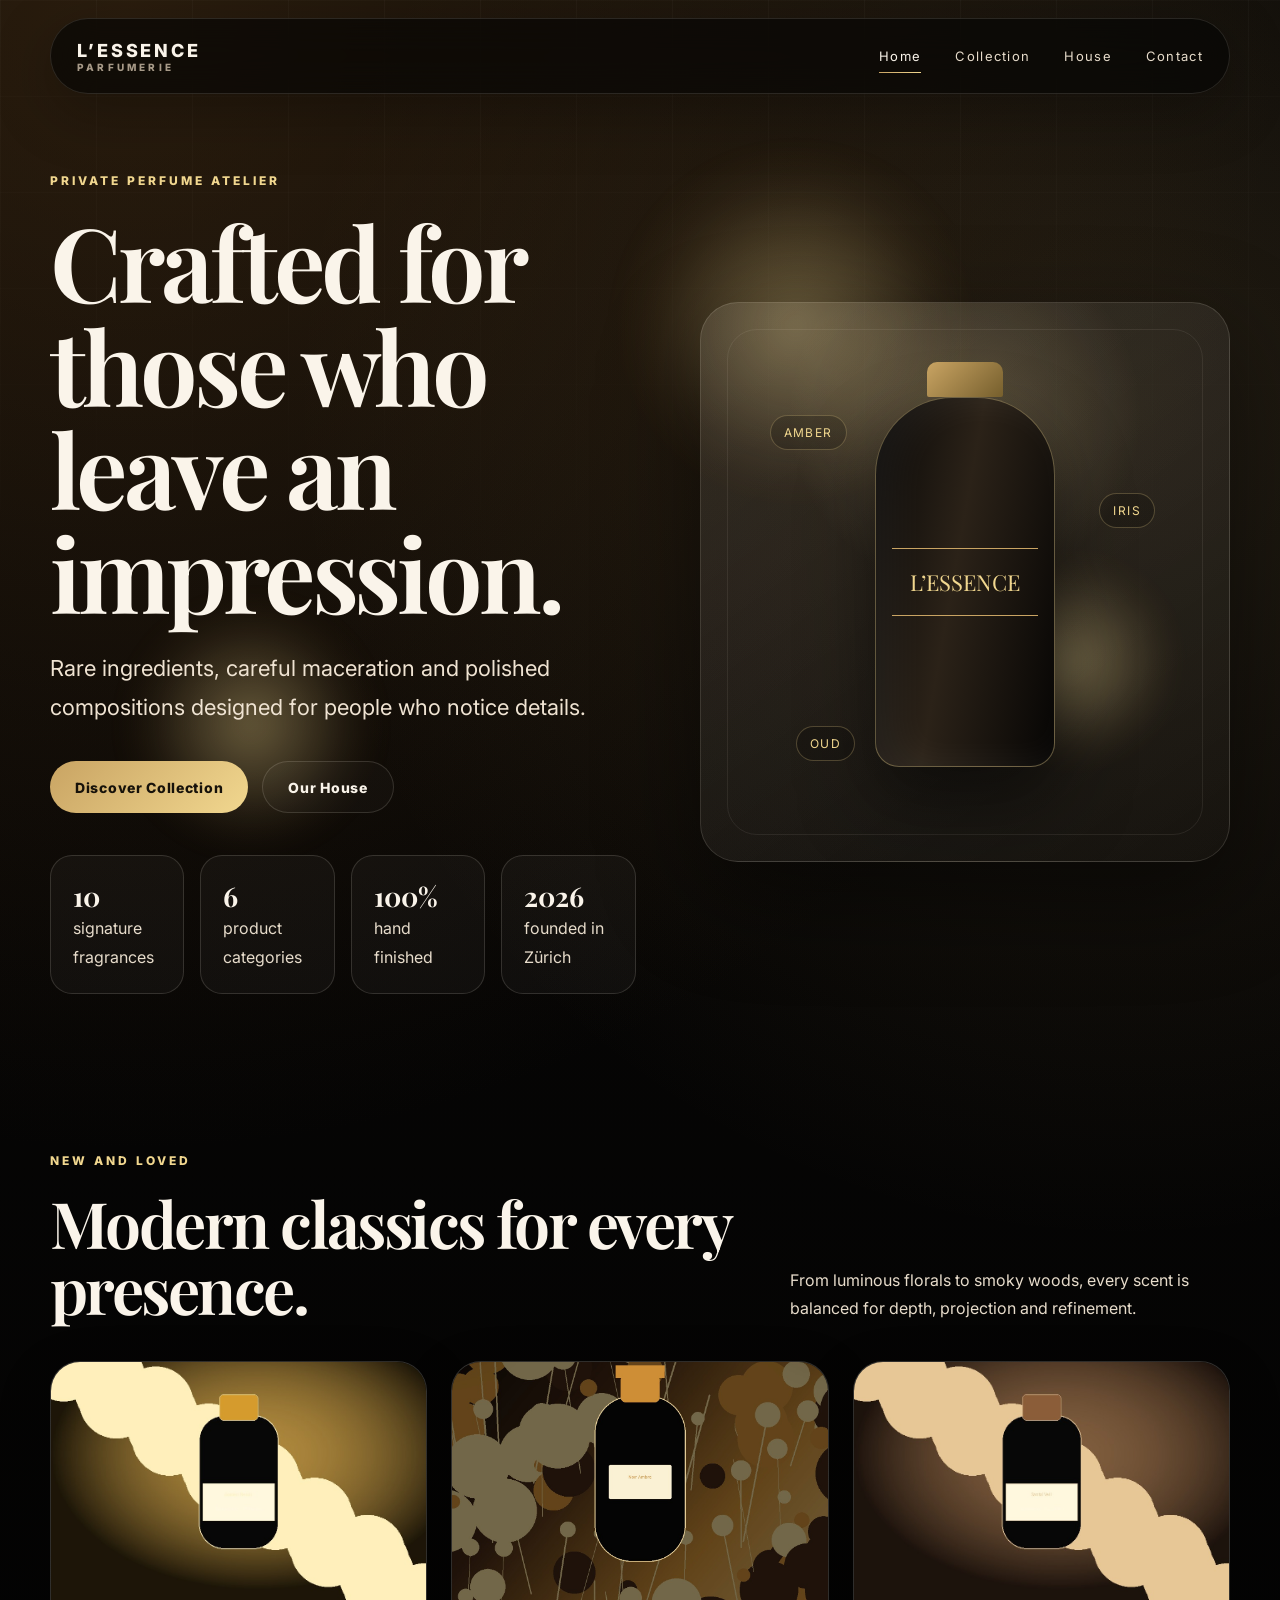
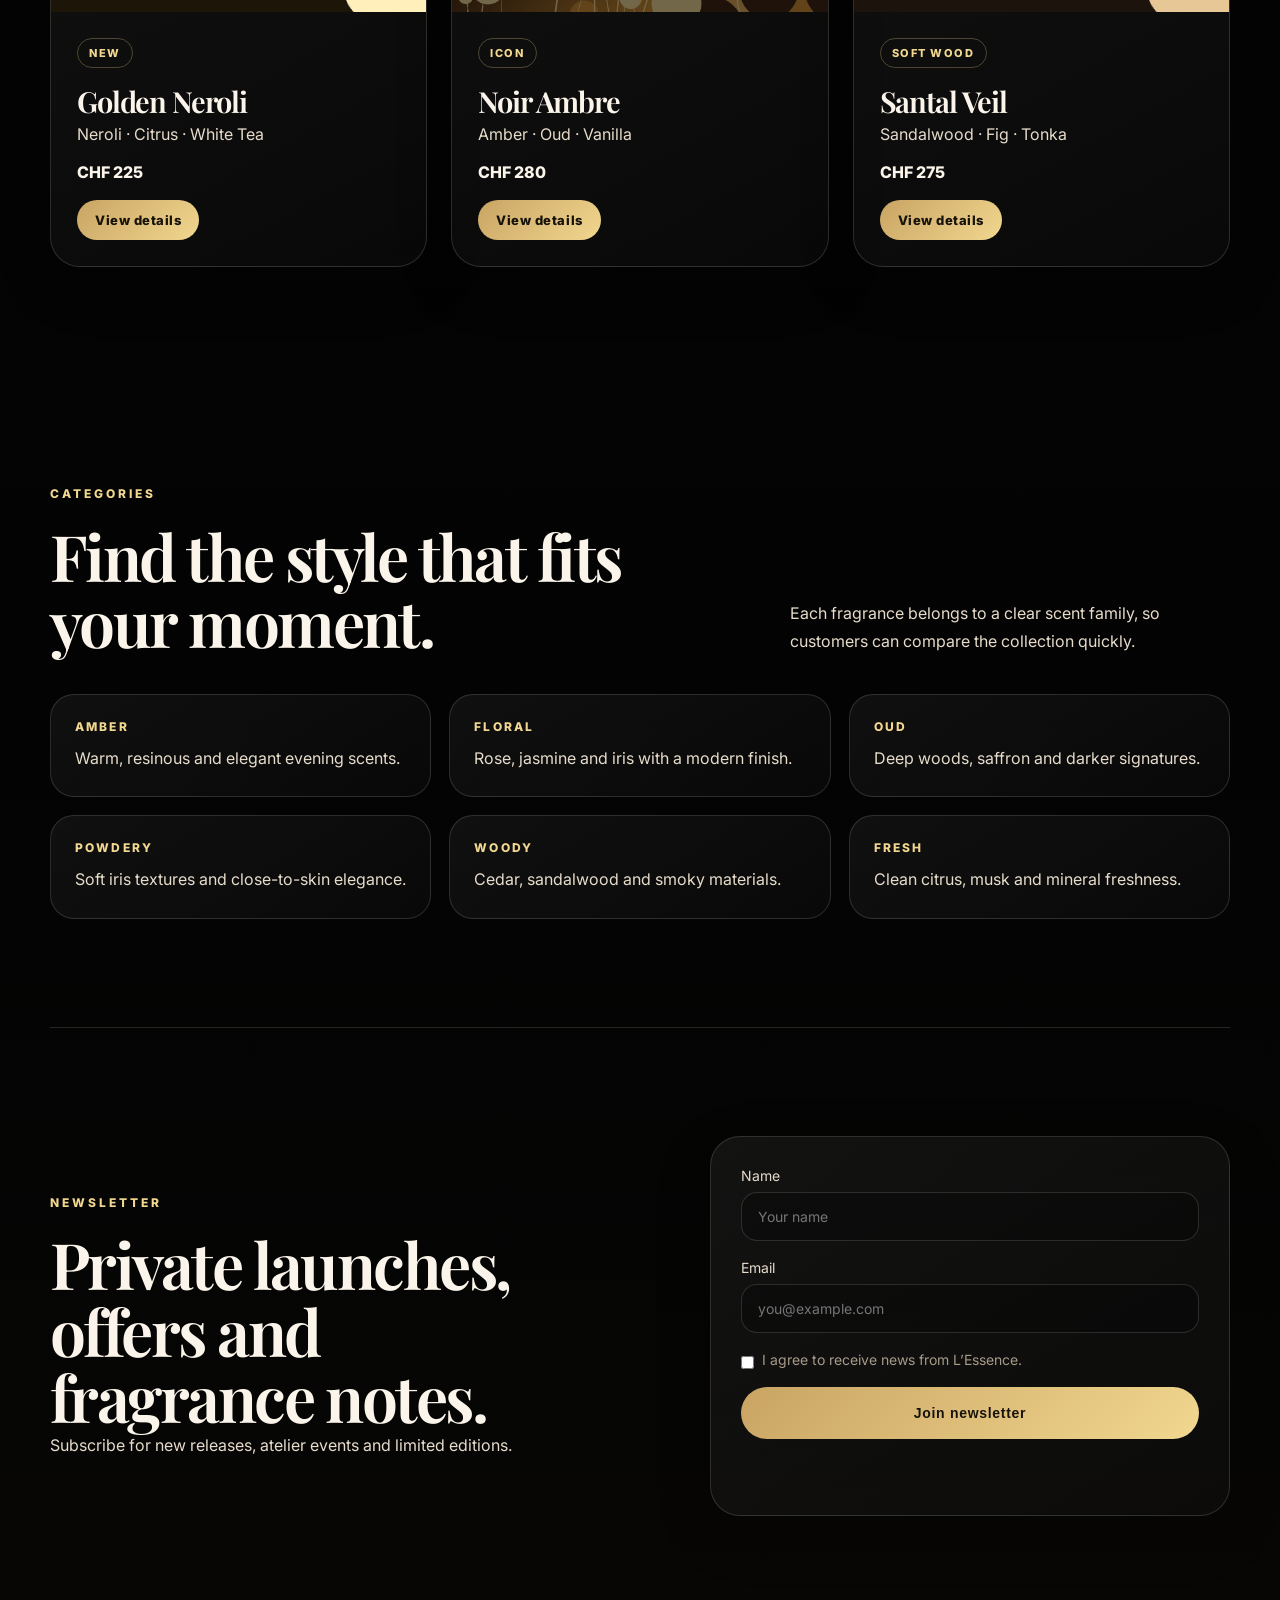
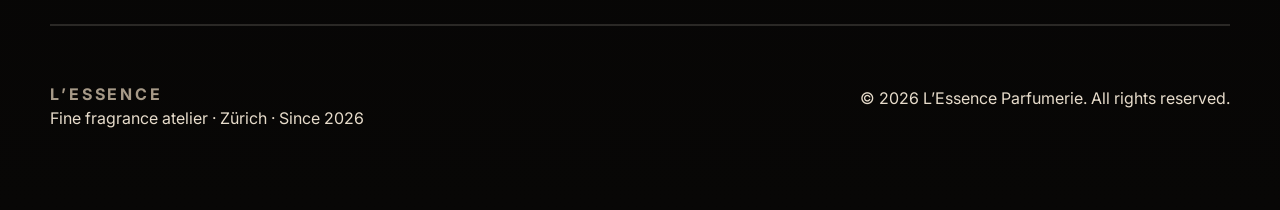
<file: index.html>
<!DOCTYPE html>
<html lang="en">
<head>
  <meta charset="UTF-8">
  <meta name="viewport" content="width=device-width, initial-scale=1.0">
  <meta name="description" content="A refined luxury perfume website for L’Essence Parfumerie.">
  <title>L’Essence Parfumerie | Luxury Fragrances</title>
  <link rel="preconnect" href="https://fonts.googleapis.com">
  <link rel="preconnect" href="https://fonts.gstatic.com" crossorigin>
  <link href="https://fonts.googleapis.com/css2?family=Inter:wght@300;400;500;600;700;800&family=Playfair+Display:wght@500;600;700;800&display=swap" rel="stylesheet">
  <link rel="stylesheet" href="css/styles.css">
</head>
<body>
<div class="lux-loader" aria-hidden="true"><div><strong>L’ESSENCE</strong><span>Crafting Emotion</span></div></div>
<div class="cursor-dot" aria-hidden="true"></div>
<header class="site-header" data-header>
  <a class="brand" href="index.html" aria-label="L’Essence Startseite"><span>L’ESSENCE</span><small>Parfumerie</small></a>
  <button class="nav-toggle" type="button" aria-label="Menü öffnen" aria-expanded="false"><span></span><span></span></button>
  <nav class="nav" aria-label="Hauptnavigation">
    <a href="index.html" aria-current="page">Home</a>
    <a href="collection.html" >Collection</a>
    <a href="about.html" >House</a>
    <a href="contact.html" >Contact</a>
  </nav>
</header>
<main>
<section class="hero cinematic">
  <div class="liquid-bg" aria-hidden="true"><i></i><i></i><i></i></div>
  <div class="hero__content reveal">
    <p class="eyebrow">Private perfume atelier</p>
    <h1>Crafted for those who leave an impression.</h1>
    <p class="lead">Rare ingredients, careful maceration and polished compositions designed for people who notice details.</p>
    <div class="actions"><a class="btn btn--gold" href="collection.html">Discover Collection</a><a class="btn btn--ghost" href="about.html">Our House</a></div>
    <div class="stats">
      <div class="stat"><strong data-count="10">10</strong><p>signature fragrances</p></div>
      <div class="stat"><strong data-count="6">6</strong><p>product categories</p></div>
      <div class="stat"><strong data-count="100">100%</strong><p>hand finished</p></div>
      <div class="stat"><strong>2026</strong><p>founded in Zürich</p></div>
    </div>
  </div>
  <div class="hero__bottle reveal" aria-hidden="true"><div class="bottle"><span>L’ESSENCE</span></div><div class="floating-note n1">Amber</div><div class="floating-note n2">Iris</div><div class="floating-note n3">Oud</div></div>
</section>
<section class="section reveal">
  <p class="eyebrow">New and loved</p>
  <div class="section-heading"><h2>Modern classics for every presence.</h2><p>From luminous florals to smoky woods, every scent is balanced for depth, projection and refinement.</p></div>
  <div class="grid cards-3"><article class="card product-card reveal" data-category="fresh">
  <a class="product-image-link" href="product-golden-neroli.html">
    <img src="images/golden-neroli.jpg" alt="Golden Neroli perfume bottle and visual artwork">
    <span class="quick-view">Explore</span>
  </a>
  <div class="product-body">
    <span class="tag">New</span>
    <div><h3>Golden Neroli</h3><p>Neroli · Citrus · White Tea</p><div class="price">CHF 225</div></div>
    <a class="btn-detail" href="product-golden-neroli.html">View details</a>
  </div>
</article>
<article class="card product-card reveal" data-category="amber">
  <a class="product-image-link" href="product-noir-ambre.html">
    <img src="images/noir-ambre.jpg" alt="Noir Ambre perfume bottle and visual artwork">
    <span class="quick-view">Explore</span>
  </a>
  <div class="product-body">
    <span class="tag">Icon</span>
    <div><h3>Noir Ambre</h3><p>Amber · Oud · Vanilla</p><div class="price">CHF 280</div></div>
    <a class="btn-detail" href="product-noir-ambre.html">View details</a>
  </div>
</article>
<article class="card product-card reveal" data-category="woody">
  <a class="product-image-link" href="product-santal-veil.html">
    <img src="images/santal-veil.jpg" alt="Santal Veil perfume bottle and visual artwork">
    <span class="quick-view">Explore</span>
  </a>
  <div class="product-body">
    <span class="tag">Soft Wood</span>
    <div><h3>Santal Veil</h3><p>Sandalwood · Fig · Tonka</p><div class="price">CHF 275</div></div>
    <a class="btn-detail" href="product-santal-veil.html">View details</a>
  </div>
</article></div>
</section>
<section class="section reveal">
  <p class="eyebrow">Categories</p>
  <div class="section-heading"><h2>Find the style that fits your moment.</h2><p>Each fragrance belongs to a clear scent family, so customers can compare the collection quickly.</p></div>
  <div class="category-grid"><a class="category-card" href="collection.html#amber" data-filter-link="amber">
  <span>Amber</span><p>Warm, resinous and elegant evening scents.</p>
</a>
<a class="category-card" href="collection.html#floral" data-filter-link="floral">
  <span>Floral</span><p>Rose, jasmine and iris with a modern finish.</p>
</a>
<a class="category-card" href="collection.html#oud" data-filter-link="oud">
  <span>Oud</span><p>Deep woods, saffron and darker signatures.</p>
</a>
<a class="category-card" href="collection.html#powdery" data-filter-link="powdery">
  <span>Powdery</span><p>Soft iris textures and close-to-skin elegance.</p>
</a>
<a class="category-card" href="collection.html#woody" data-filter-link="woody">
  <span>Woody</span><p>Cedar, sandalwood and smoky materials.</p>
</a>
<a class="category-card" href="collection.html#fresh" data-filter-link="fresh">
  <span>Fresh</span><p>Clean citrus, musk and mineral freshness.</p>
</a></div>
</section>
<section class="section split newsletter-section reveal">
  <div><p class="eyebrow">Newsletter</p><h2>Private launches, offers and fragrance notes.</h2><p>Subscribe for new releases, atelier events and limited editions.</p></div>
  <form class="card form newsletter-form" data-form-message="Thank you. You are now on the L’Essence newsletter list.">
    <label>Name<input type="text" name="name" placeholder="Your name" required></label>
    <label>Email<input type="email" name="email" placeholder="you@example.com" required></label>
    <label class="checkbox-row"><input type="checkbox" required> I agree to receive news from L’Essence.</label>
    <button class="btn btn--gold" type="submit">Join newsletter</button>
    <p class="form-status" aria-live="polite"></p>
  </form>
</section>
</main><footer class="footer">
  <div><strong>L’ESSENCE</strong><p>Fine fragrance atelier · Zürich · Since 2026</p></div>
  <p>© 2026 L’Essence Parfumerie. All rights reserved.</p>
</footer>
<script src="js/main.js"></script>
</body>
</html>
</file>
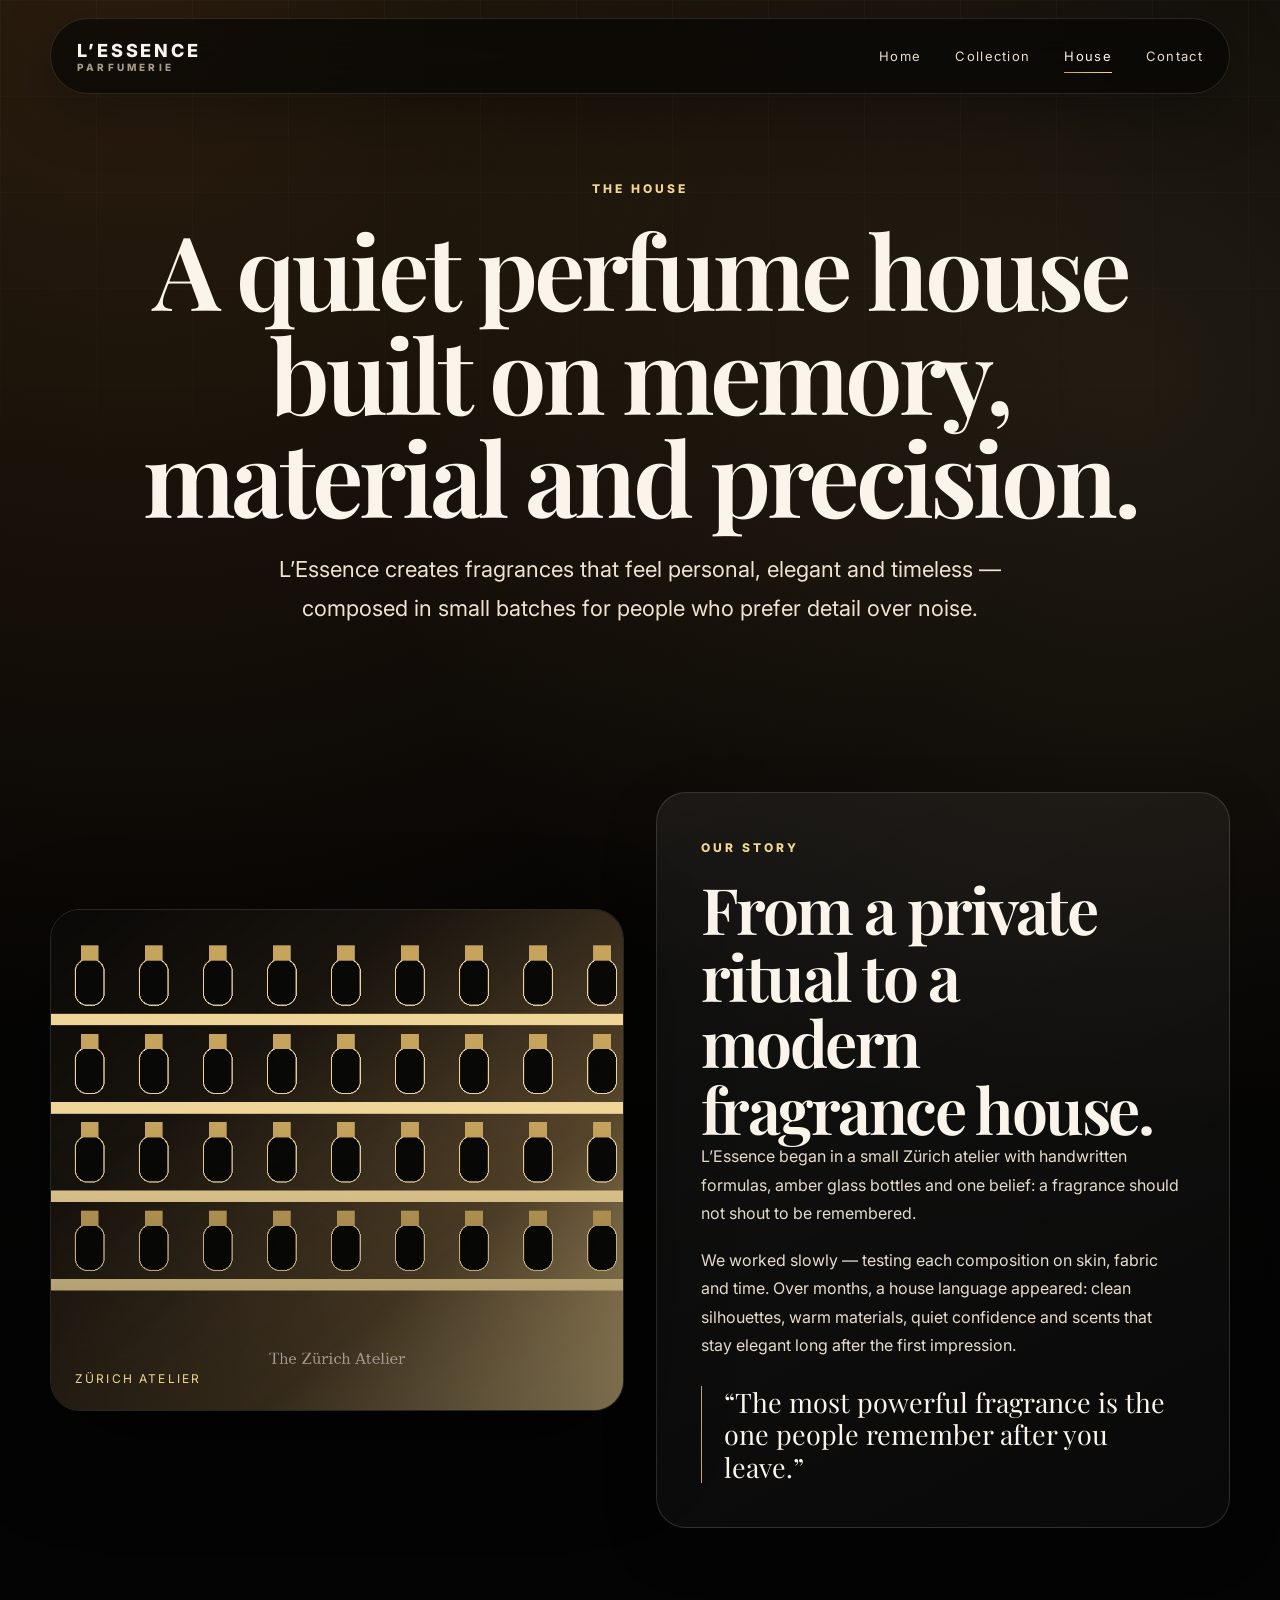
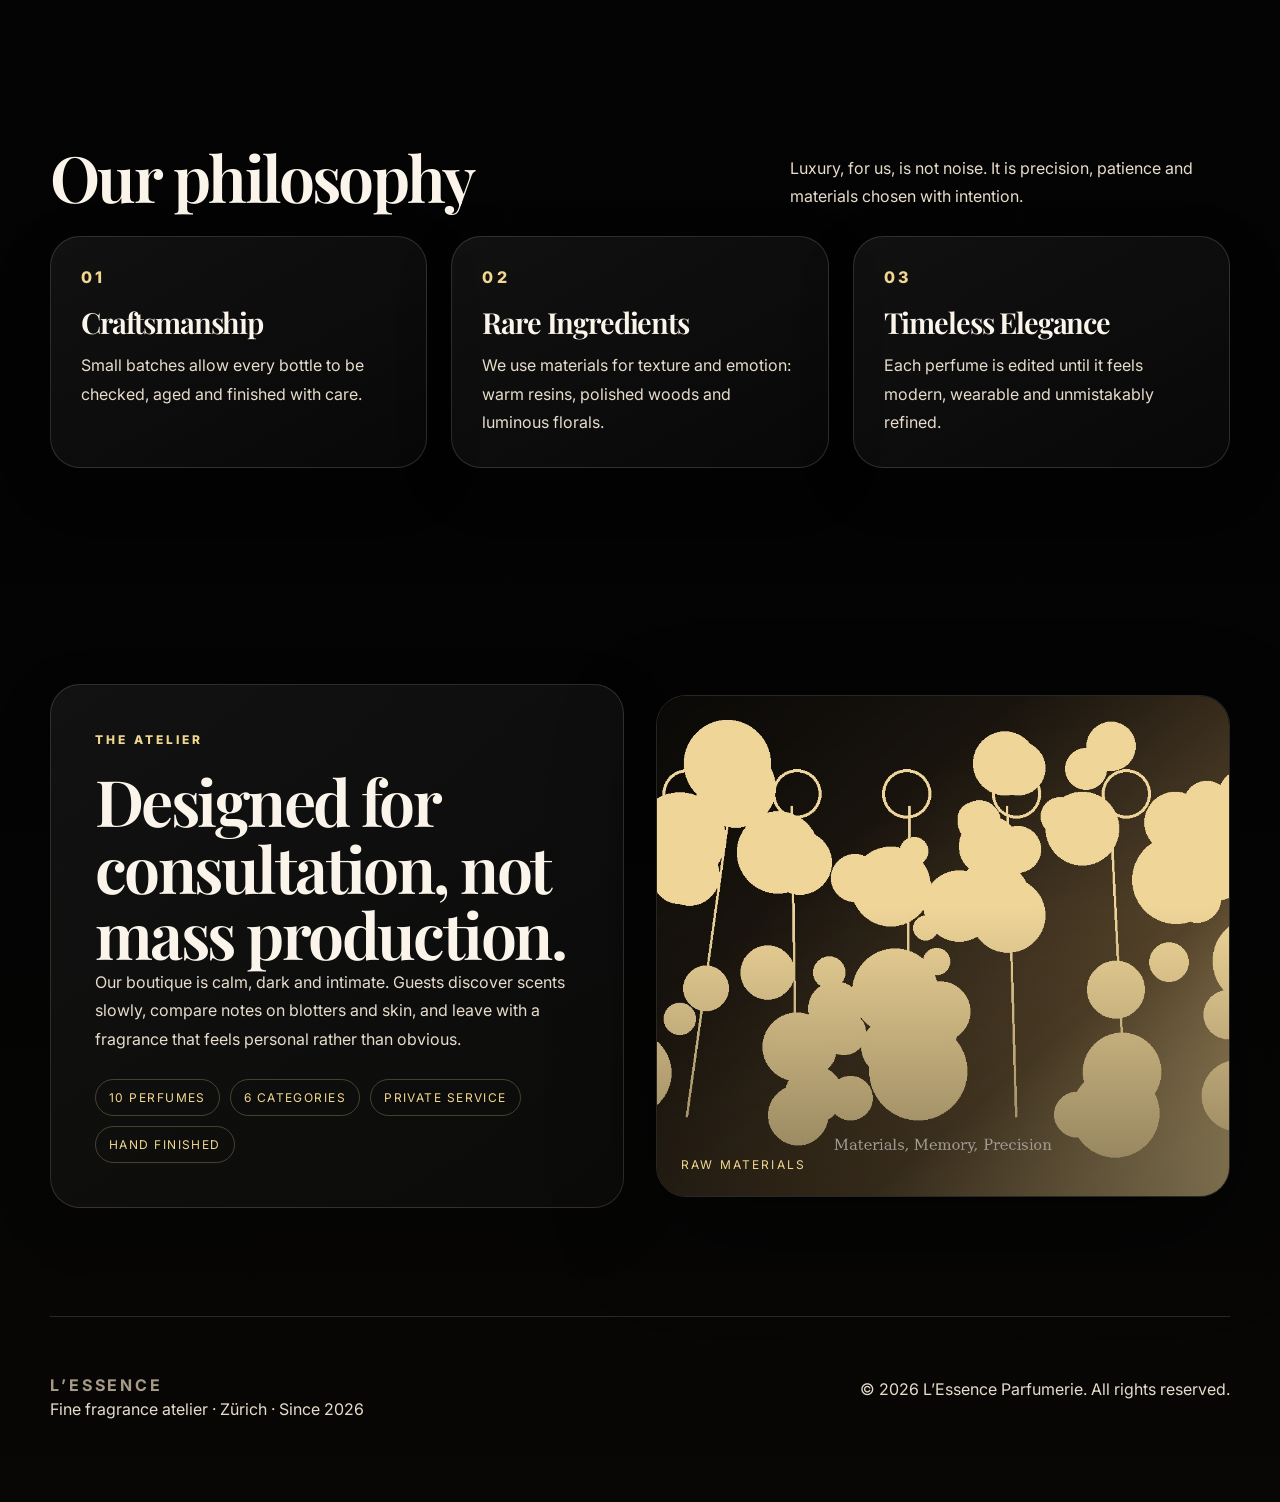
<file: about.html>
<!DOCTYPE html>
<html lang="en">
<head>
  <meta charset="UTF-8">
  <meta name="viewport" content="width=device-width, initial-scale=1.0">
  <meta name="description" content="Learn about the L’Essence perfume house.">
  <title>The House | L’Essence Parfumerie</title>
  <link rel="preconnect" href="https://fonts.googleapis.com">
  <link rel="preconnect" href="https://fonts.gstatic.com" crossorigin>
  <link href="https://fonts.googleapis.com/css2?family=Inter:wght@300;400;500;600;700;800&family=Playfair+Display:wght@500;600;700;800&display=swap" rel="stylesheet">
  <link rel="stylesheet" href="css/styles.css">
</head>
<body>
<div class="lux-loader" aria-hidden="true"><div><strong>L’ESSENCE</strong><span>Crafting Emotion</span></div></div>
<div class="cursor-dot" aria-hidden="true"></div>
<header class="site-header" data-header>
  <a class="brand" href="index.html" aria-label="L’Essence Startseite"><span>L’ESSENCE</span><small>Parfumerie</small></a>
  <button class="nav-toggle" type="button" aria-label="Menü öffnen" aria-expanded="false"><span></span><span></span></button>
  <nav class="nav" aria-label="Hauptnavigation">
    <a href="index.html" >Home</a>
    <a href="collection.html" >Collection</a>
    <a href="about.html" aria-current="page">House</a>
    <a href="contact.html" >Contact</a>
  </nav>
</header>
<main class="page">
<section class="section page-hero centered reveal"><p class="eyebrow">The House</p><h1>A quiet perfume house built on memory, material and precision.</h1><p class="lead">L’Essence creates fragrances that feel personal, elegant and timeless — composed in small batches for people who prefer detail over noise.</p></section>
<section class="section editorial reveal"><div class="editorial-media"><img src="images/atelier.jpg" alt="Elegant L’Essence boutique interior"><div class="image-label">Zürich Atelier</div></div><div class="editorial-copy"><p class="eyebrow">Our story</p><h2>From a private ritual to a modern fragrance house.</h2><p>L’Essence began in a small Zürich atelier with handwritten formulas, amber glass bottles and one belief: a fragrance should not shout to be remembered.</p><p>We worked slowly — testing each composition on skin, fabric and time. Over months, a house language appeared: clean silhouettes, warm materials, quiet confidence and scents that stay elegant long after the first impression.</p><blockquote>“The most powerful fragrance is the one people remember after you leave.”</blockquote></div></section>
<section class="section values reveal"><div class="section-heading"><h2>Our philosophy</h2><p>Luxury, for us, is not noise. It is precision, patience and materials chosen with intention.</p></div><div class="grid cards-3"><article class="card value-card"><span>01</span><h3>Craftsmanship</h3><p>Small batches allow every bottle to be checked, aged and finished with care.</p></article><article class="card value-card"><span>02</span><h3>Rare Ingredients</h3><p>We use materials for texture and emotion: warm resins, polished woods and luminous florals.</p></article><article class="card value-card"><span>03</span><h3>Timeless Elegance</h3><p>Each perfume is edited until it feels modern, wearable and unmistakably refined.</p></article></div></section>
<section class="section editorial editorial--reverse reveal"><div class="editorial-copy"><p class="eyebrow">The atelier</p><h2>Designed for consultation, not mass production.</h2><p>Our boutique is calm, dark and intimate. Guests discover scents slowly, compare notes on blotters and skin, and leave with a fragrance that feels personal rather than obvious.</p><div class="signature-row"><span>10 perfumes</span><span>6 categories</span><span>Private service</span><span>Hand finished</span></div></div><div class="editorial-media"><img src="images/materials.jpg" alt="Perfume ingredients and golden botanical textures"><div class="image-label">Raw Materials</div></div></section>
</main><footer class="footer">
  <div><strong>L’ESSENCE</strong><p>Fine fragrance atelier · Zürich · Since 2026</p></div>
  <p>© 2026 L’Essence Parfumerie. All rights reserved.</p>
</footer>
<script src="js/main.js"></script>
</body>
</html>
</file>
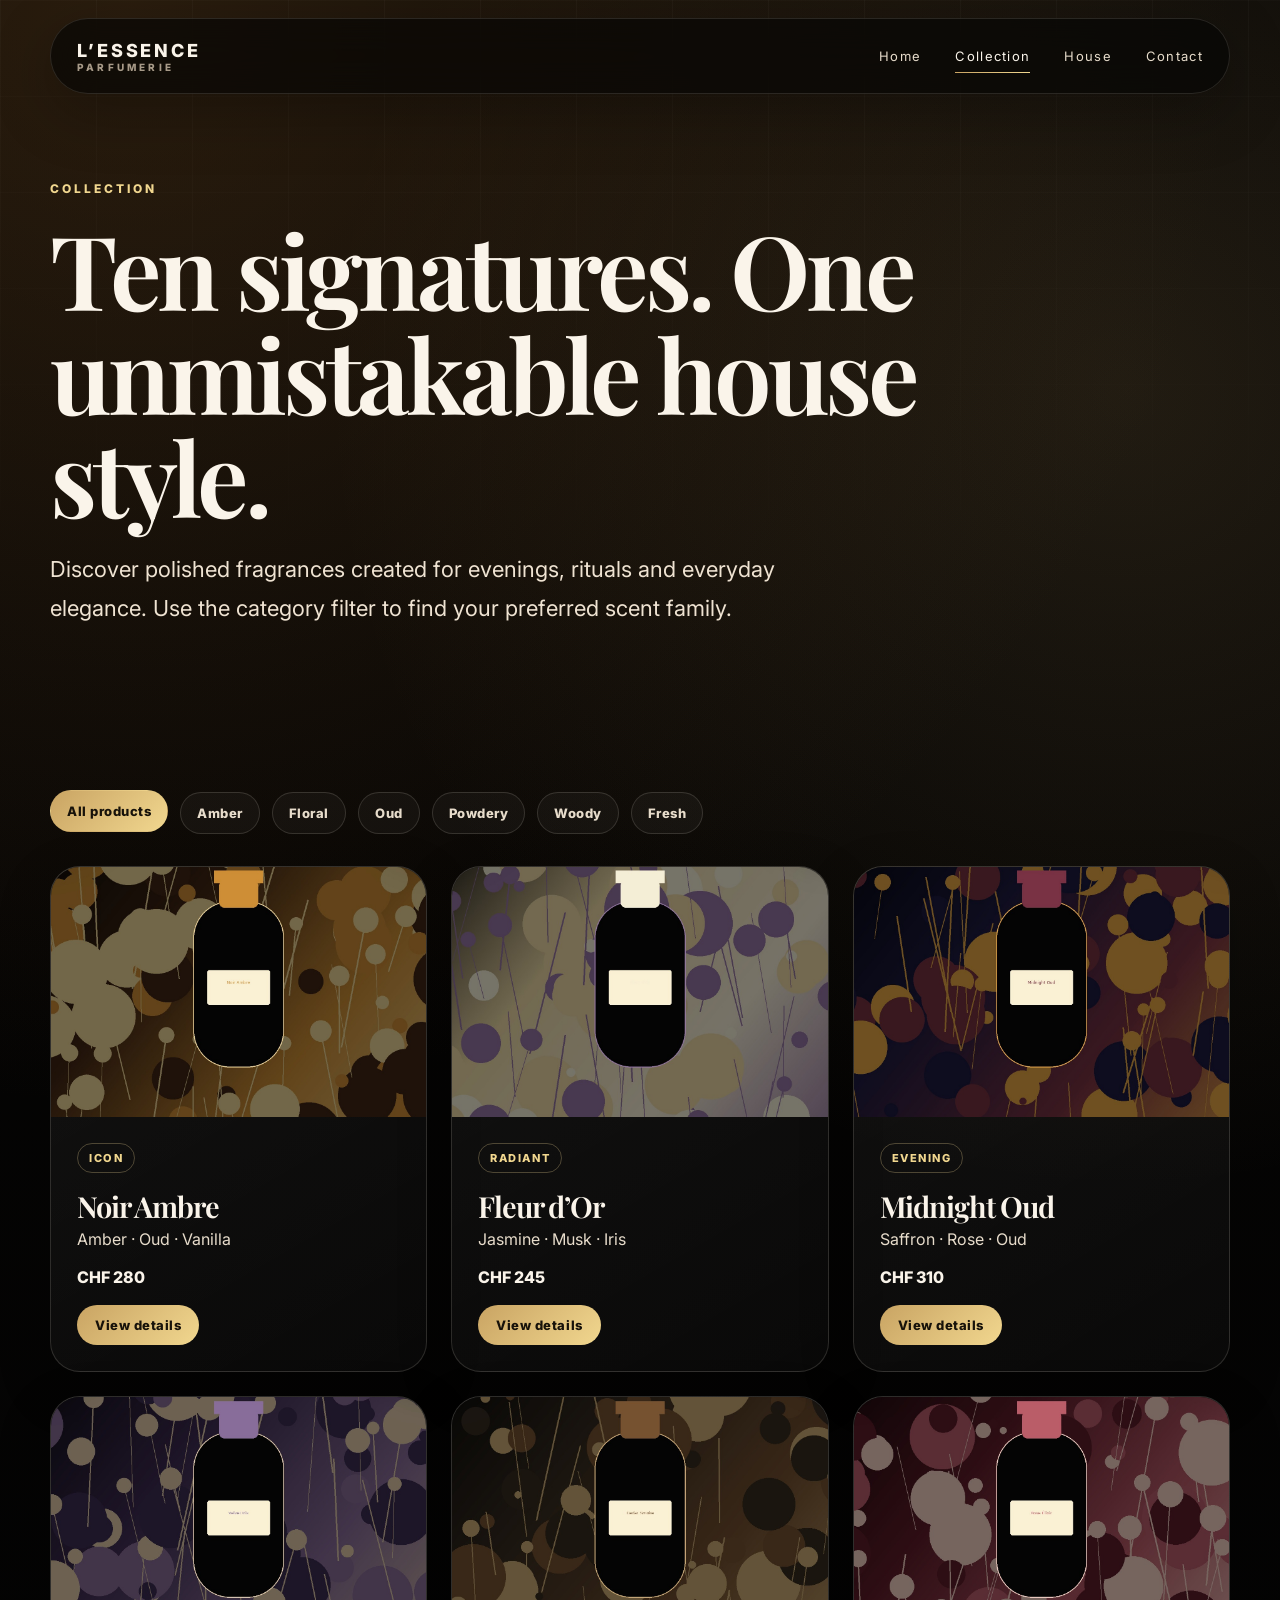
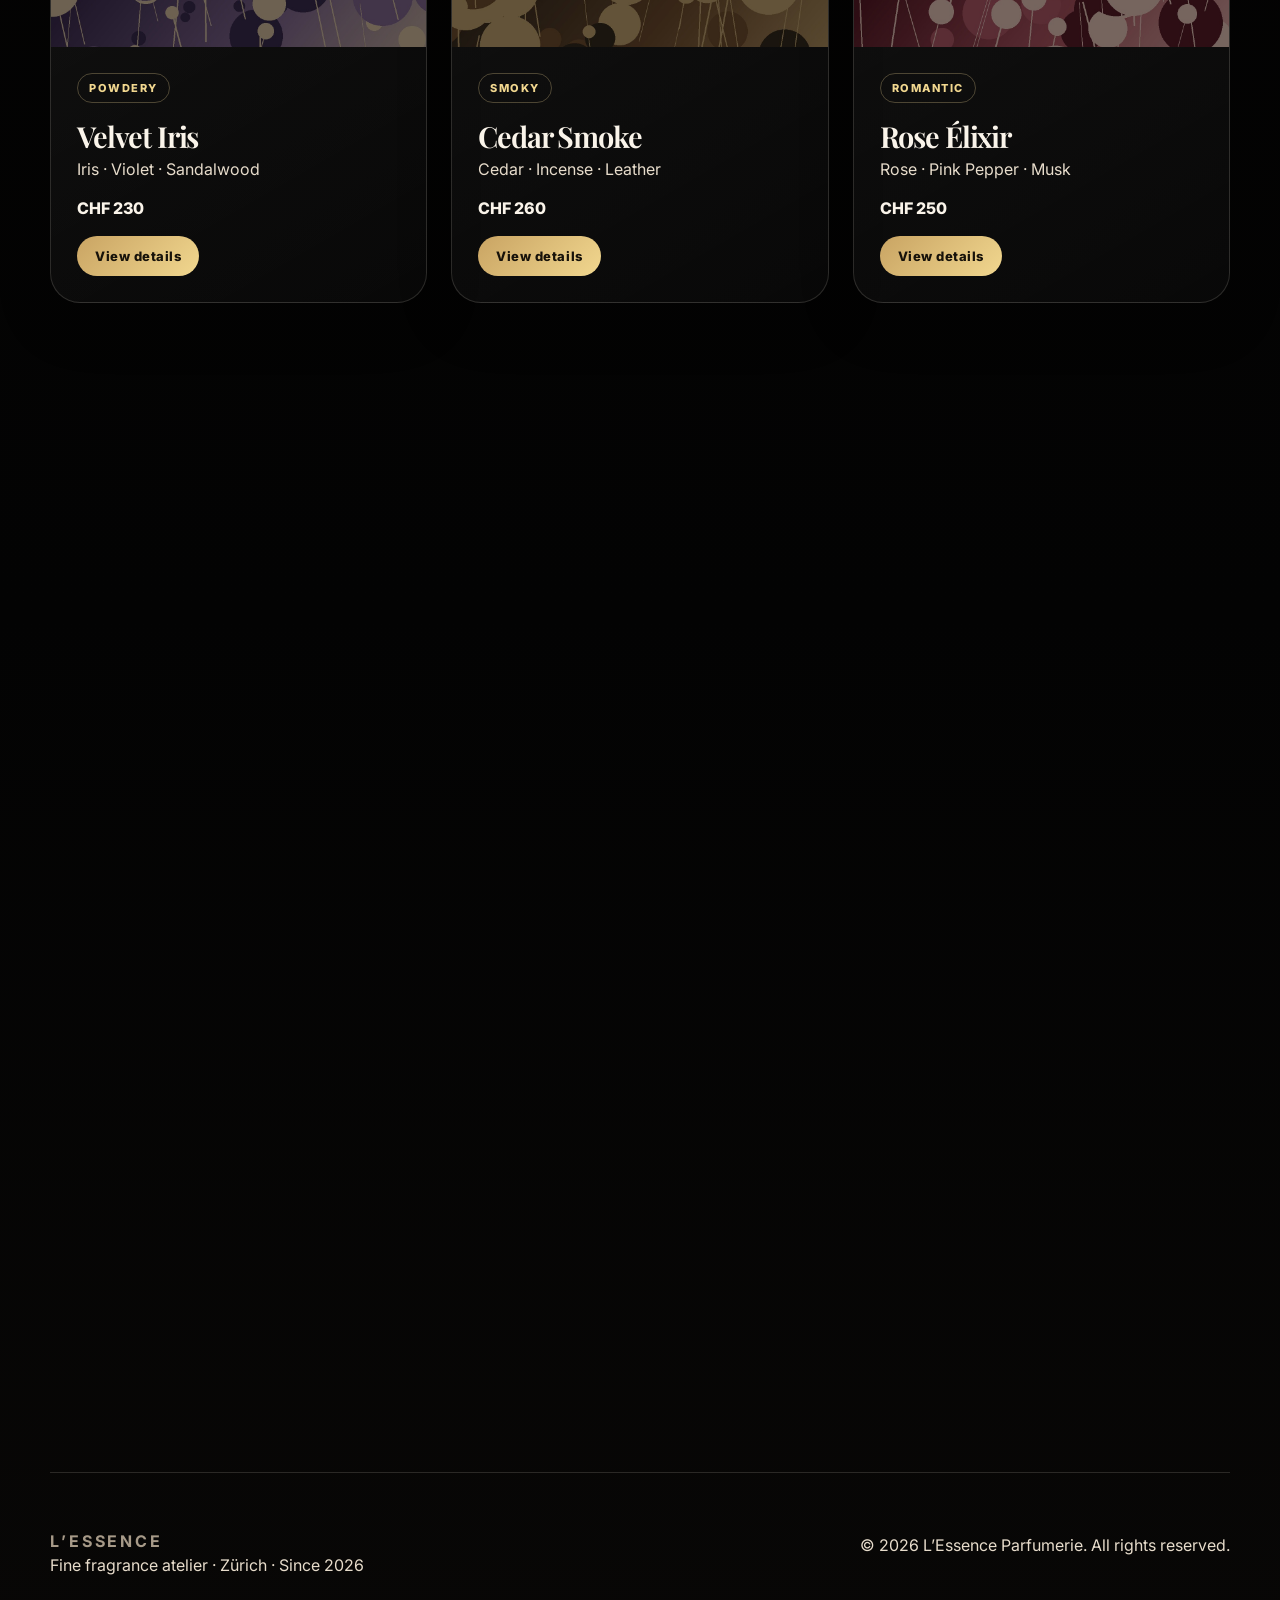
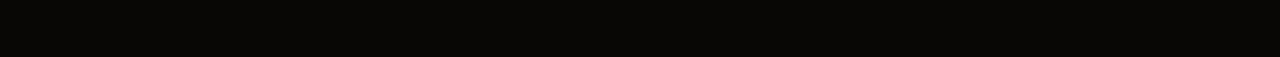
<file: collection.html>
<!DOCTYPE html>
<html lang="en">
<head>
  <meta charset="UTF-8">
  <meta name="viewport" content="width=device-width, initial-scale=1.0">
  <meta name="description" content="Explore the L’Essence luxury perfume collection.">
  <title>Products | L’Essence Parfumerie</title>
  <link rel="preconnect" href="https://fonts.googleapis.com">
  <link rel="preconnect" href="https://fonts.gstatic.com" crossorigin>
  <link href="https://fonts.googleapis.com/css2?family=Inter:wght@300;400;500;600;700;800&family=Playfair+Display:wght@500;600;700;800&display=swap" rel="stylesheet">
  <link rel="stylesheet" href="css/styles.css">
</head>
<body>
<div class="lux-loader" aria-hidden="true"><div><strong>L’ESSENCE</strong><span>Crafting Emotion</span></div></div>
<div class="cursor-dot" aria-hidden="true"></div>
<header class="site-header" data-header>
  <a class="brand" href="index.html" aria-label="L’Essence Startseite"><span>L’ESSENCE</span><small>Parfumerie</small></a>
  <button class="nav-toggle" type="button" aria-label="Menü öffnen" aria-expanded="false"><span></span><span></span></button>
  <nav class="nav" aria-label="Hauptnavigation">
    <a href="index.html" >Home</a>
    <a href="collection.html" aria-current="page">Collection</a>
    <a href="about.html" >House</a>
    <a href="contact.html" >Contact</a>
  </nav>
</header>
<main class="page">
<section class="section page-hero reveal">
  <p class="eyebrow">Collection</p>
  <h1>Ten signatures. One unmistakable house style.</h1>
  <p class="lead">Discover polished fragrances created for evenings, rituals and everyday elegance. Use the category filter to find your preferred scent family.</p>
</section>
<section class="section collection-stage">
  <div class="filter-bar reveal" aria-label="Product category filter"><button class="filter-chip is-active" type="button" data-filter="all">All products</button><button class="filter-chip" type="button" data-filter="amber">Amber</button>
<button class="filter-chip" type="button" data-filter="floral">Floral</button>
<button class="filter-chip" type="button" data-filter="oud">Oud</button>
<button class="filter-chip" type="button" data-filter="powdery">Powdery</button>
<button class="filter-chip" type="button" data-filter="woody">Woody</button>
<button class="filter-chip" type="button" data-filter="fresh">Fresh</button></div>
  <div class="grid cards-3 product-grid" data-product-grid><article class="card product-card reveal" data-category="amber">
  <a class="product-image-link" href="product-noir-ambre.html">
    <img src="images/noir-ambre.jpg" alt="Noir Ambre perfume bottle and visual artwork">
    <span class="quick-view">Explore</span>
  </a>
  <div class="product-body">
    <span class="tag">Icon</span>
    <div><h3>Noir Ambre</h3><p>Amber · Oud · Vanilla</p><div class="price">CHF 280</div></div>
    <a class="btn-detail" href="product-noir-ambre.html">View details</a>
  </div>
</article>
<article class="card product-card reveal" data-category="floral">
  <a class="product-image-link" href="product-fleur-dor.html">
    <img src="images/fleur-dor.jpg" alt="Fleur d’Or perfume bottle and visual artwork">
    <span class="quick-view">Explore</span>
  </a>
  <div class="product-body">
    <span class="tag">Radiant</span>
    <div><h3>Fleur d’Or</h3><p>Jasmine · Musk · Iris</p><div class="price">CHF 245</div></div>
    <a class="btn-detail" href="product-fleur-dor.html">View details</a>
  </div>
</article>
<article class="card product-card reveal" data-category="oud">
  <a class="product-image-link" href="product-midnight-oud.html">
    <img src="images/midnight-oud.jpg" alt="Midnight Oud perfume bottle and visual artwork">
    <span class="quick-view">Explore</span>
  </a>
  <div class="product-body">
    <span class="tag">Evening</span>
    <div><h3>Midnight Oud</h3><p>Saffron · Rose · Oud</p><div class="price">CHF 310</div></div>
    <a class="btn-detail" href="product-midnight-oud.html">View details</a>
  </div>
</article>
<article class="card product-card reveal" data-category="powdery">
  <a class="product-image-link" href="product-velvet-iris.html">
    <img src="images/velvet-iris.jpg" alt="Velvet Iris perfume bottle and visual artwork">
    <span class="quick-view">Explore</span>
  </a>
  <div class="product-body">
    <span class="tag">Powdery</span>
    <div><h3>Velvet Iris</h3><p>Iris · Violet · Sandalwood</p><div class="price">CHF 230</div></div>
    <a class="btn-detail" href="product-velvet-iris.html">View details</a>
  </div>
</article>
<article class="card product-card reveal" data-category="woody">
  <a class="product-image-link" href="product-cedar-smoke.html">
    <img src="images/cedar-smoke.jpg" alt="Cedar Smoke perfume bottle and visual artwork">
    <span class="quick-view">Explore</span>
  </a>
  <div class="product-body">
    <span class="tag">Smoky</span>
    <div><h3>Cedar Smoke</h3><p>Cedar · Incense · Leather</p><div class="price">CHF 260</div></div>
    <a class="btn-detail" href="product-cedar-smoke.html">View details</a>
  </div>
</article>
<article class="card product-card reveal" data-category="floral">
  <a class="product-image-link" href="product-rose-elixir.html">
    <img src="images/rose-elixir.jpg" alt="Rose Élixir perfume bottle and visual artwork">
    <span class="quick-view">Explore</span>
  </a>
  <div class="product-body">
    <span class="tag">Romantic</span>
    <div><h3>Rose Élixir</h3><p>Rose · Pink Pepper · Musk</p><div class="price">CHF 250</div></div>
    <a class="btn-detail" href="product-rose-elixir.html">View details</a>
  </div>
</article>
<article class="card product-card reveal" data-category="fresh">
  <a class="product-image-link" href="product-golden-neroli.html">
    <img src="images/golden-neroli.jpg" alt="Golden Neroli perfume bottle and visual artwork">
    <span class="quick-view">Explore</span>
  </a>
  <div class="product-body">
    <span class="tag">New</span>
    <div><h3>Golden Neroli</h3><p>Neroli · Citrus · White Tea</p><div class="price">CHF 225</div></div>
    <a class="btn-detail" href="product-golden-neroli.html">View details</a>
  </div>
</article>
<article class="card product-card reveal" data-category="fresh">
  <a class="product-image-link" href="product-silver-musk.html">
    <img src="images/silver-musk.jpg" alt="Silver Musk perfume bottle and visual artwork">
    <span class="quick-view">Explore</span>
  </a>
  <div class="product-body">
    <span class="tag">Clean</span>
    <div><h3>Silver Musk</h3><p>Musk · Aldehydes · Cotton</p><div class="price">CHF 215</div></div>
    <a class="btn-detail" href="product-silver-musk.html">View details</a>
  </div>
</article>
<article class="card product-card reveal" data-category="woody">
  <a class="product-image-link" href="product-santal-veil.html">
    <img src="images/santal-veil.jpg" alt="Santal Veil perfume bottle and visual artwork">
    <span class="quick-view">Explore</span>
  </a>
  <div class="product-body">
    <span class="tag">Soft Wood</span>
    <div><h3>Santal Veil</h3><p>Sandalwood · Fig · Tonka</p><div class="price">CHF 275</div></div>
    <a class="btn-detail" href="product-santal-veil.html">View details</a>
  </div>
</article>
<article class="card product-card reveal" data-category="fresh">
  <a class="product-image-link" href="product-aqua-mirage.html">
    <img src="images/aqua-mirage.jpg" alt="Aqua Mirage perfume bottle and visual artwork">
    <span class="quick-view">Explore</span>
  </a>
  <div class="product-body">
    <span class="tag">Fresh</span>
    <div><h3>Aqua Mirage</h3><p>Sea Salt · Mint · Vetiver</p><div class="price">CHF 235</div></div>
    <a class="btn-detail" href="product-aqua-mirage.html">View details</a>
  </div>
</article></div>
</section>
</main><footer class="footer">
  <div><strong>L’ESSENCE</strong><p>Fine fragrance atelier · Zürich · Since 2026</p></div>
  <p>© 2026 L’Essence Parfumerie. All rights reserved.</p>
</footer>
<script src="js/main.js"></script>
</body>
</html>
</file>
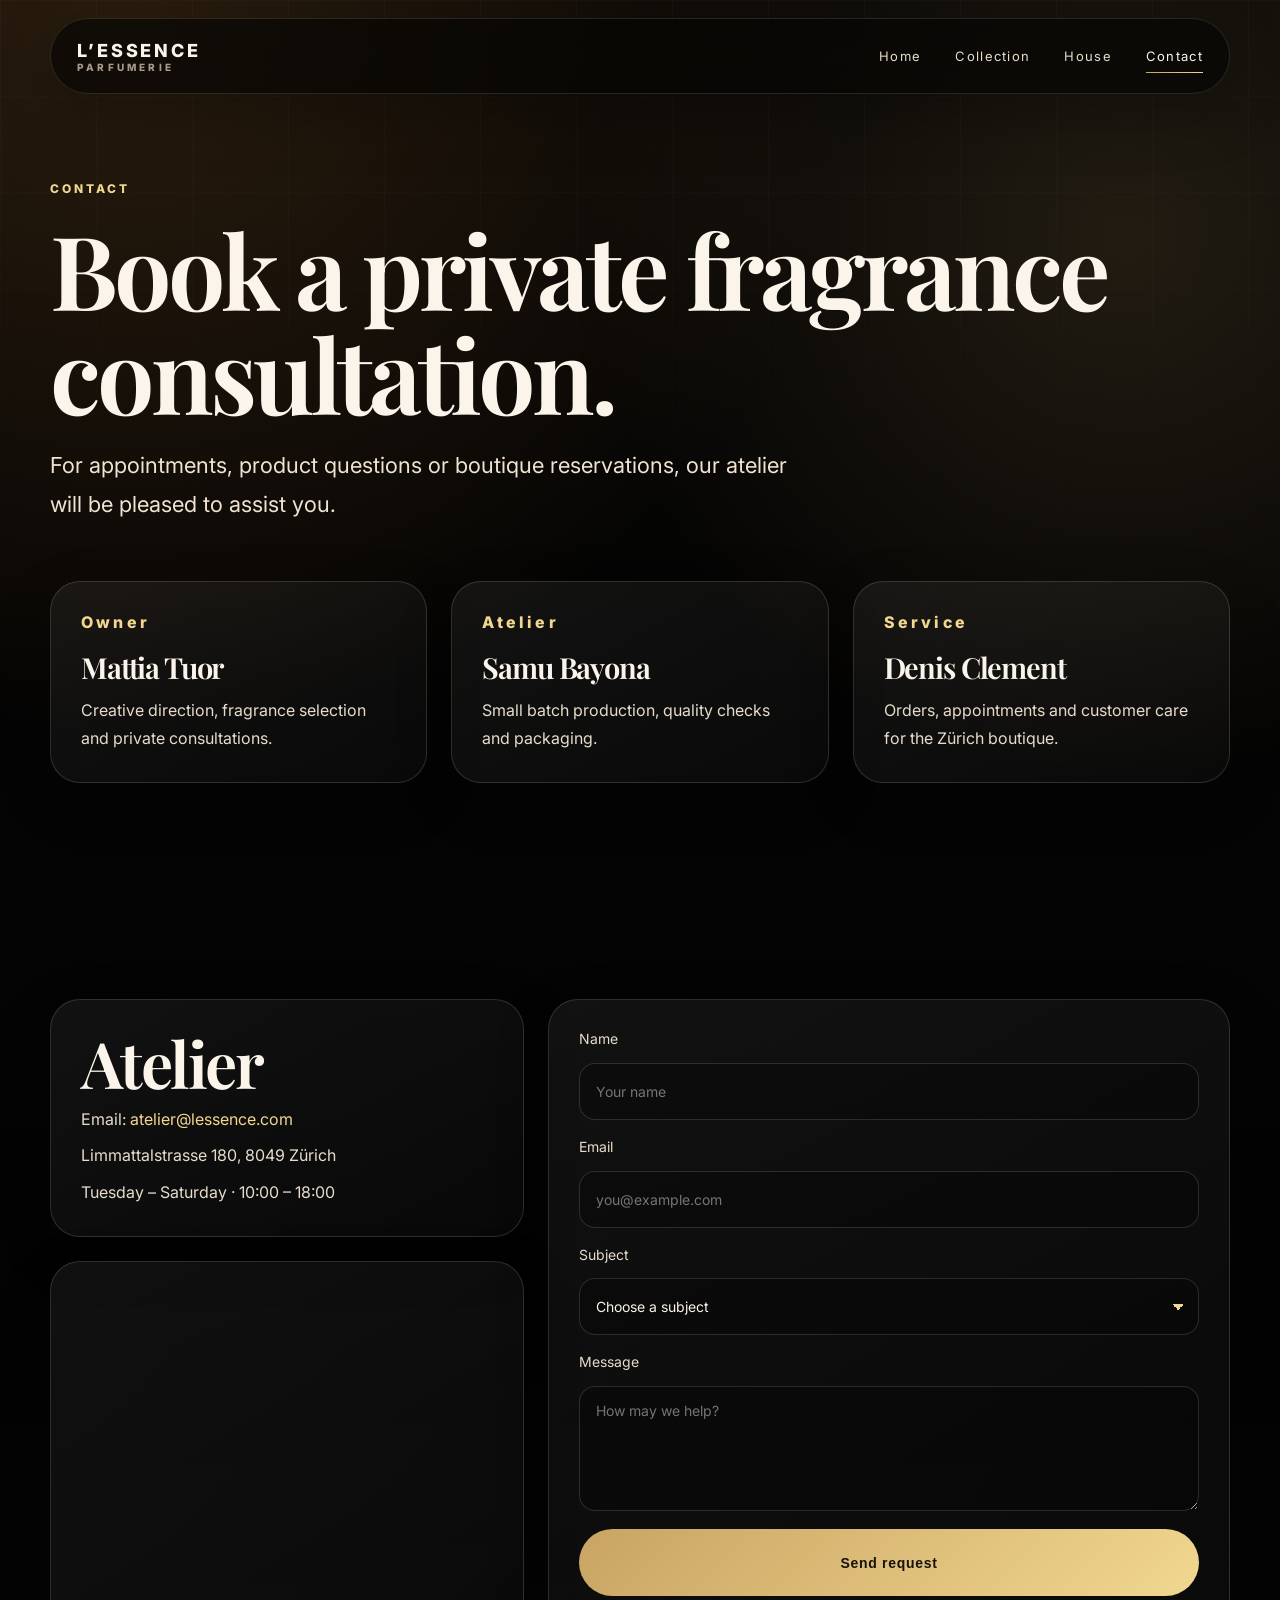
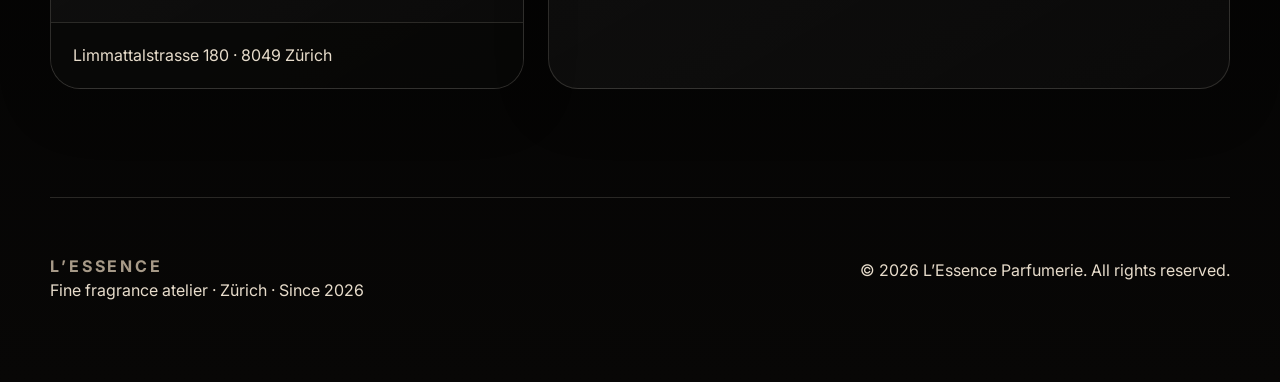
<file: contact.html>
<!DOCTYPE html>
<html lang="en">
<head>
  <meta charset="UTF-8">
  <meta name="viewport" content="width=device-width, initial-scale=1.0">
  <meta name="description" content="Contact L’Essence Parfumerie for private consultations.">
  <title>Contact | L’Essence Parfumerie</title>
  <link rel="preconnect" href="https://fonts.googleapis.com">
  <link rel="preconnect" href="https://fonts.gstatic.com" crossorigin>
  <link href="https://fonts.googleapis.com/css2?family=Inter:wght@300;400;500;600;700;800&family=Playfair+Display:wght@500;600;700;800&display=swap" rel="stylesheet">
  <link rel="stylesheet" href="css/styles.css">
</head>
<body>
<div class="lux-loader" aria-hidden="true"><div><strong>L’ESSENCE</strong><span>Crafting Emotion</span></div></div>
<div class="cursor-dot" aria-hidden="true"></div>
<header class="site-header" data-header>
  <a class="brand" href="index.html" aria-label="L’Essence Startseite"><span>L’ESSENCE</span><small>Parfumerie</small></a>
  <button class="nav-toggle" type="button" aria-label="Menü öffnen" aria-expanded="false"><span></span><span></span></button>
  <nav class="nav" aria-label="Hauptnavigation">
    <a href="index.html" >Home</a>
    <a href="collection.html" >Collection</a>
    <a href="about.html" >House</a>
    <a href="contact.html" aria-current="page">Contact</a>
  </nav>
</header>
<main class="page">
<section class="section page-hero reveal"><p class="eyebrow">Contact</p><h1>Book a private fragrance consultation.</h1><p class="lead">For appointments, product questions or boutique reservations, our atelier will be pleased to assist you.</p></section>
<section class="section team-grid reveal">
  <article class="card value-card"><span>Owner</span><h3>Mattia Tuor</h3><p>Creative direction, fragrance selection and private consultations.</p></article>
  <article class="card value-card"><span>Atelier</span><h3>Samu Bayona</h3><p>Small batch production, quality checks and packaging.</p></article>
  <article class="card value-card"><span>Service</span><h3>Denis Clement</h3><p>Orders, appointments and customer care for the Zürich boutique.</p></article>
</section>
<section class="section contact-grid reveal">
  <div><div class="card contact-card"><h2>Atelier</h2><p>Email: <a href="mailto:atelier@lessence.com">atelier@lessence.com</a></p><p>Limmattalstrasse 180, 8049 Zürich</p><p>Tuesday – Saturday · 10:00 – 18:00</p></div><div class="card map-card"><iframe class="real-map" title="Map to L’Essence Parfumerie, Limmattalstrasse 180, Zürich" src="https://www.openstreetmap.org/export/embed.html?bbox=8.4949%2C47.3998%2C8.5034%2C47.4046&layer=mapnik&marker=47.4022094%2C8.4991142"></iframe><p class="map-caption">Limmattalstrasse 180 · 8049 Zürich</p></div></div>
  <form class="card form" data-form-message="Thank you. Your message has been prepared for the L’Essence team.">
    <label>Name<input type="text" name="name" placeholder="Your name" required></label>
    <label>Email<input type="email" name="email" placeholder="you@example.com" required></label>
    <label>Subject<select name="subject" required><option value="">Choose a subject</option><option>Product question</option><option>Order request</option><option>Private consultation</option><option>Press or partnership</option><option>Other question</option></select></label>
    <label>Message<textarea name="message" placeholder="How may we help?" rows="5" required></textarea></label>
    <button class="btn btn--gold" type="submit">Send request</button>
    <p class="form-status" aria-live="polite"></p>
  </form>
</section>
</main><footer class="footer">
  <div><strong>L’ESSENCE</strong><p>Fine fragrance atelier · Zürich · Since 2026</p></div>
  <p>© 2026 L’Essence Parfumerie. All rights reserved.</p>
</footer>
<script src="js/main.js"></script>
</body>
</html>
</file>
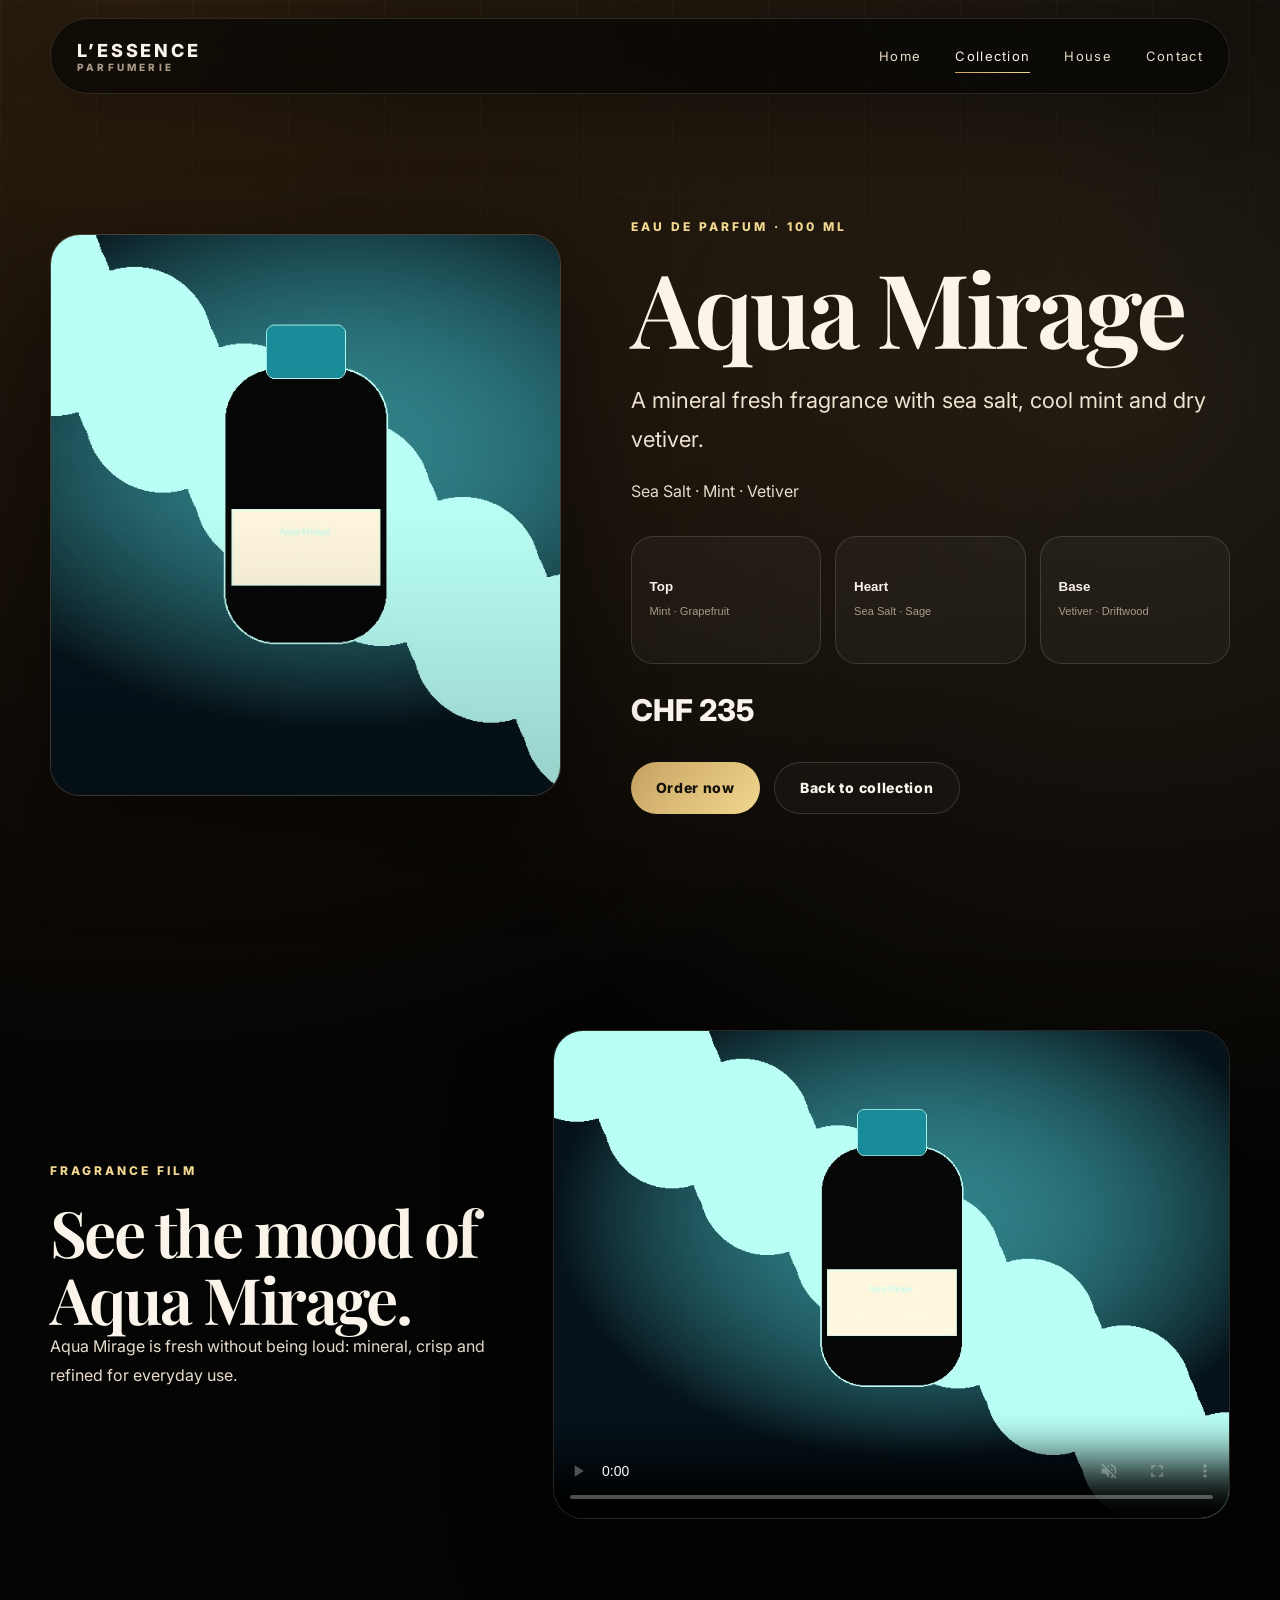
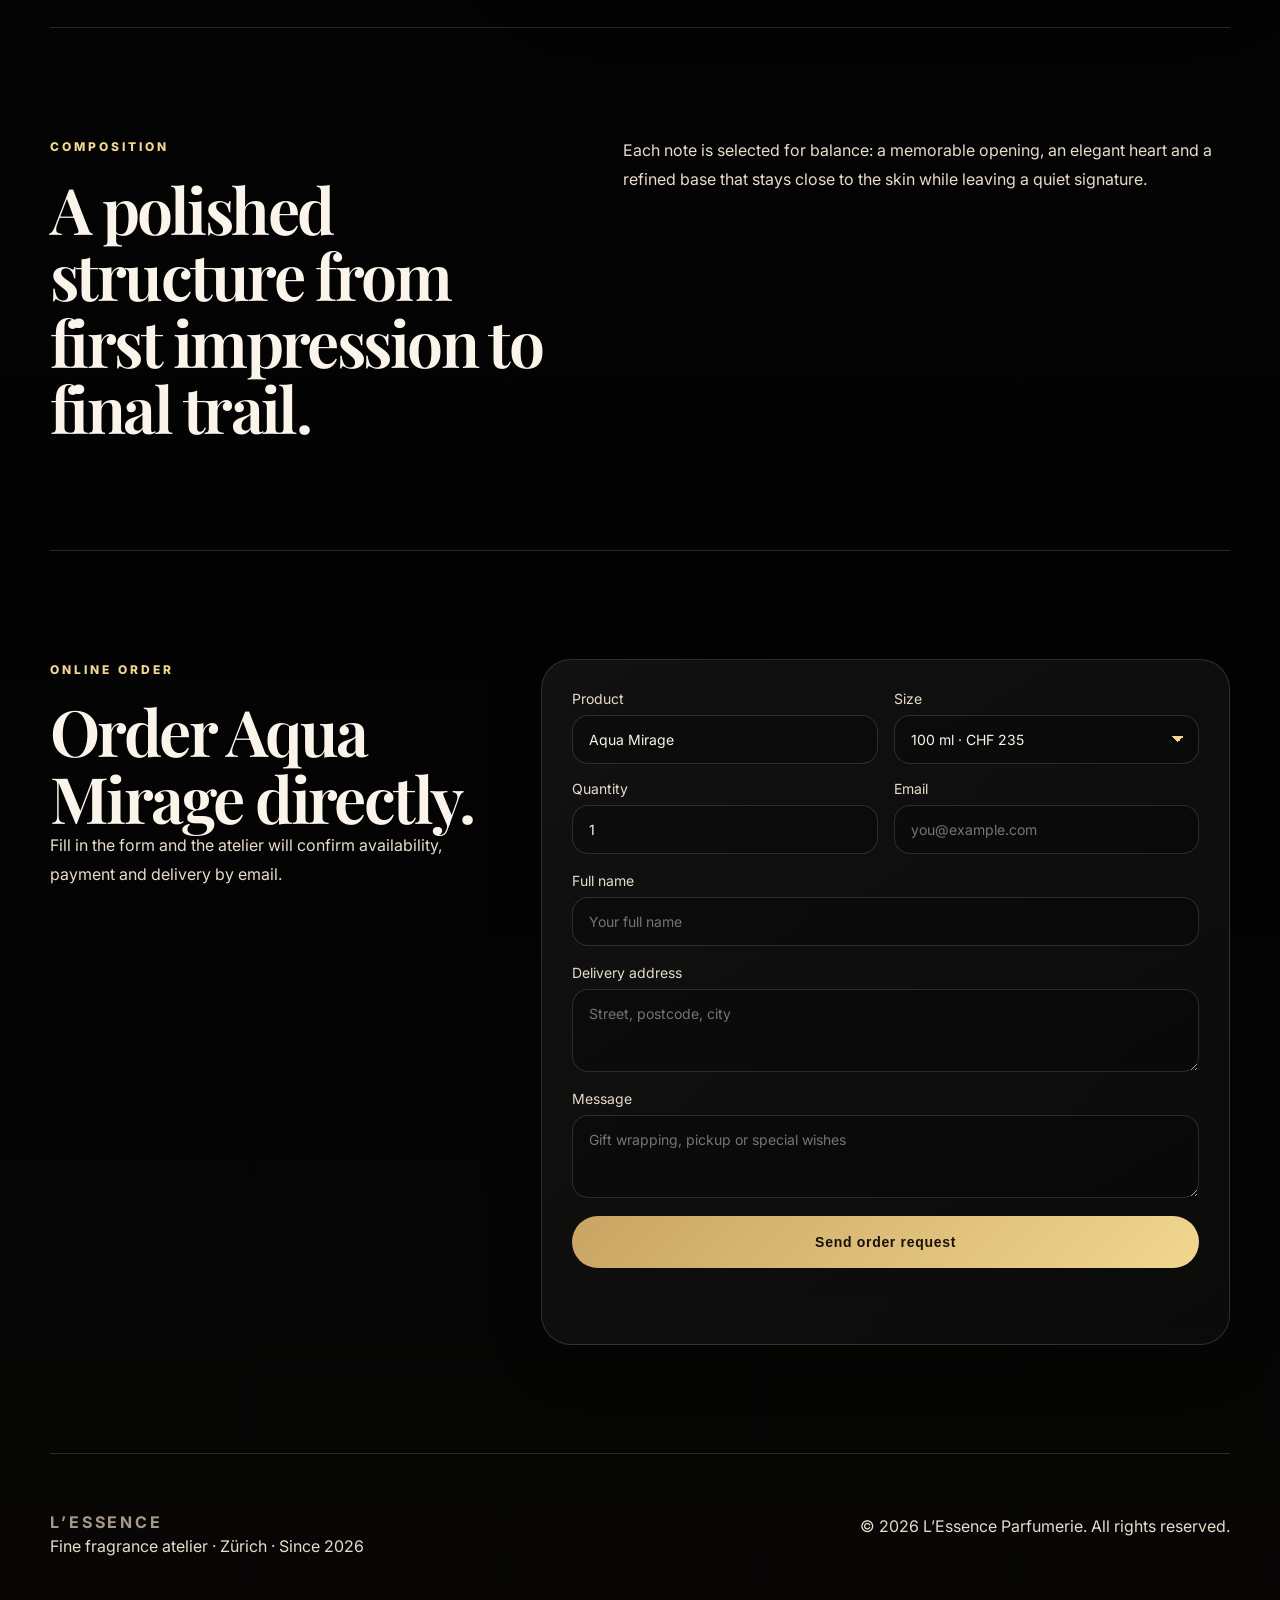
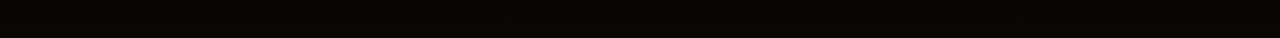
<file: product-aqua-mirage.html>
<!DOCTYPE html>
<html lang="en">
<head>
  <meta charset="UTF-8">
  <meta name="viewport" content="width=device-width, initial-scale=1.0">
  <meta name="description" content="Aqua Mirage by L’Essence Parfumerie.">
  <title>Aqua Mirage | L’Essence Parfumerie</title>
  <link rel="preconnect" href="https://fonts.googleapis.com">
  <link rel="preconnect" href="https://fonts.gstatic.com" crossorigin>
  <link href="https://fonts.googleapis.com/css2?family=Inter:wght@300;400;500;600;700;800&family=Playfair+Display:wght@500;600;700;800&display=swap" rel="stylesheet">
  <link rel="stylesheet" href="css/styles.css">
</head>
<body>
<div class="lux-loader" aria-hidden="true"><div><strong>L’ESSENCE</strong><span>Crafting Emotion</span></div></div>
<div class="cursor-dot" aria-hidden="true"></div>
<header class="site-header" data-header>
  <a class="brand" href="index.html" aria-label="L’Essence Startseite"><span>L’ESSENCE</span><small>Parfumerie</small></a>
  <button class="nav-toggle" type="button" aria-label="Menü öffnen" aria-expanded="false"><span></span><span></span></button>
  <nav class="nav" aria-label="Hauptnavigation">
    <a href="index.html" >Home</a>
    <a href="collection.html" aria-current="page">Collection</a>
    <a href="about.html" >House</a>
    <a href="contact.html" >Contact</a>
  </nav>
</header>
<main class="page">
<section class="section product-hero reveal">
  <div class="product-visual"><img src="images/aqua-mirage.jpg" alt="Aqua Mirage perfume bottle and visual artwork"></div>
  <div class="product-info">
    <p class="eyebrow">Eau de Parfum · 100 ml</p>
    <h1>Aqua Mirage</h1>
    <p class="lead">A mineral fresh fragrance with sea salt, cool mint and dry vetiver.</p>
    <p>Sea Salt · Mint · Vetiver</p>
    <div class="scent-notes">
      <button class="note-pill" type="button"><span>Top</span><small>Mint · Grapefruit</small></button>
      <button class="note-pill" type="button"><span>Heart</span><small>Sea Salt · Sage</small></button>
      <button class="note-pill" type="button"><span>Base</span><small>Vetiver · Driftwood</small></button>
    </div>
    <div class="price price--large">CHF 235</div>
    <div class="actions"><a class="btn btn--gold" href="#order">Order now</a><a class="btn btn--ghost" href="collection.html">Back to collection</a></div>
  </div>
</section>
<section class="section product-media reveal">
  <div>
    <p class="eyebrow">Fragrance film</p>
    <h2>See the mood of Aqua Mirage.</h2>
    <p>Aqua Mirage is fresh without being loud: mineral, crisp and refined for everyday use.</p>
  </div>
  <video controls muted playsinline preload="metadata" poster="images/aqua-mirage.jpg">
    <source src="videos/aqua-mirage.mp4" type="video/mp4">
    Your browser does not support the video tag.
  </video>
</section>
<section class="section split reveal">
  <div><p class="eyebrow">Composition</p><h2>A polished structure from first impression to final trail.</h2></div>
  <p>Each note is selected for balance: a memorable opening, an elegant heart and a refined base that stays close to the skin while leaving a quiet signature.</p>
</section>
<section class="section order-section reveal" id="order">
  <div><p class="eyebrow">Online order</p><h2>Order Aqua Mirage directly.</h2><p>Fill in the form and the atelier will confirm availability, payment and delivery by email.</p></div>
  <form class="card form order-form" data-form-message="Thank you. Your order request for Aqua Mirage was recorded.">
    <input type="hidden" name="product" value="Aqua Mirage">
    <div class="field-grid">
      <label>Product<input type="text" value="Aqua Mirage" readonly></label>
      <label>Size<select name="size"><option>100 ml · CHF 235</option><option>50 ml · sample request</option></select></label>
      <label>Quantity<input type="number" name="quantity" min="1" max="5" value="1" required></label>
      <label>Email<input type="email" name="email" placeholder="you@example.com" required></label>
    </div>
    <label>Full name<input type="text" name="name" placeholder="Your full name" required></label>
    <label>Delivery address<textarea name="address" rows="3" placeholder="Street, postcode, city" required></textarea></label>
    <label>Message<textarea name="message" rows="3" placeholder="Gift wrapping, pickup or special wishes"></textarea></label>
    <button class="btn btn--gold" type="submit">Send order request</button>
    <p class="form-status" aria-live="polite"></p>
  </form>
</section>
</main><footer class="footer">
  <div><strong>L’ESSENCE</strong><p>Fine fragrance atelier · Zürich · Since 2026</p></div>
  <p>© 2026 L’Essence Parfumerie. All rights reserved.</p>
</footer>
<script src="js/main.js"></script>
</body>
</html>
</file>
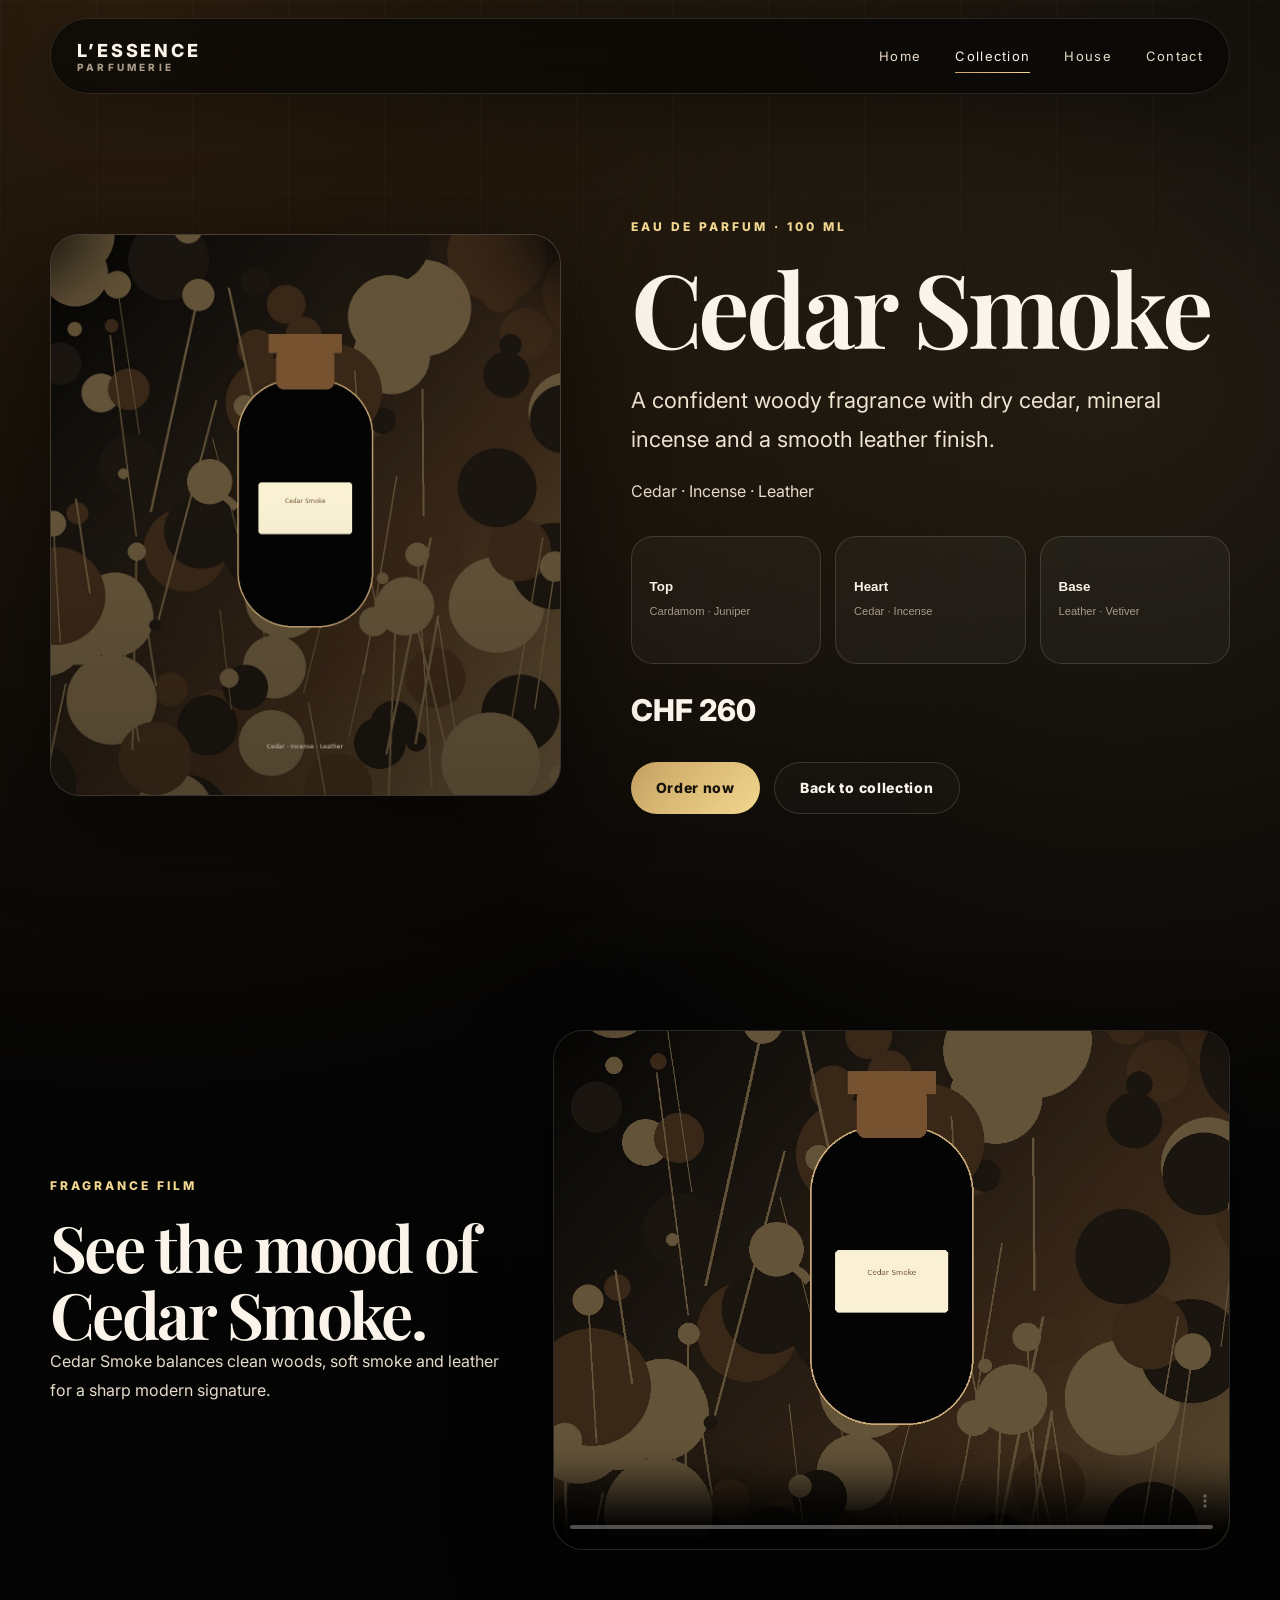
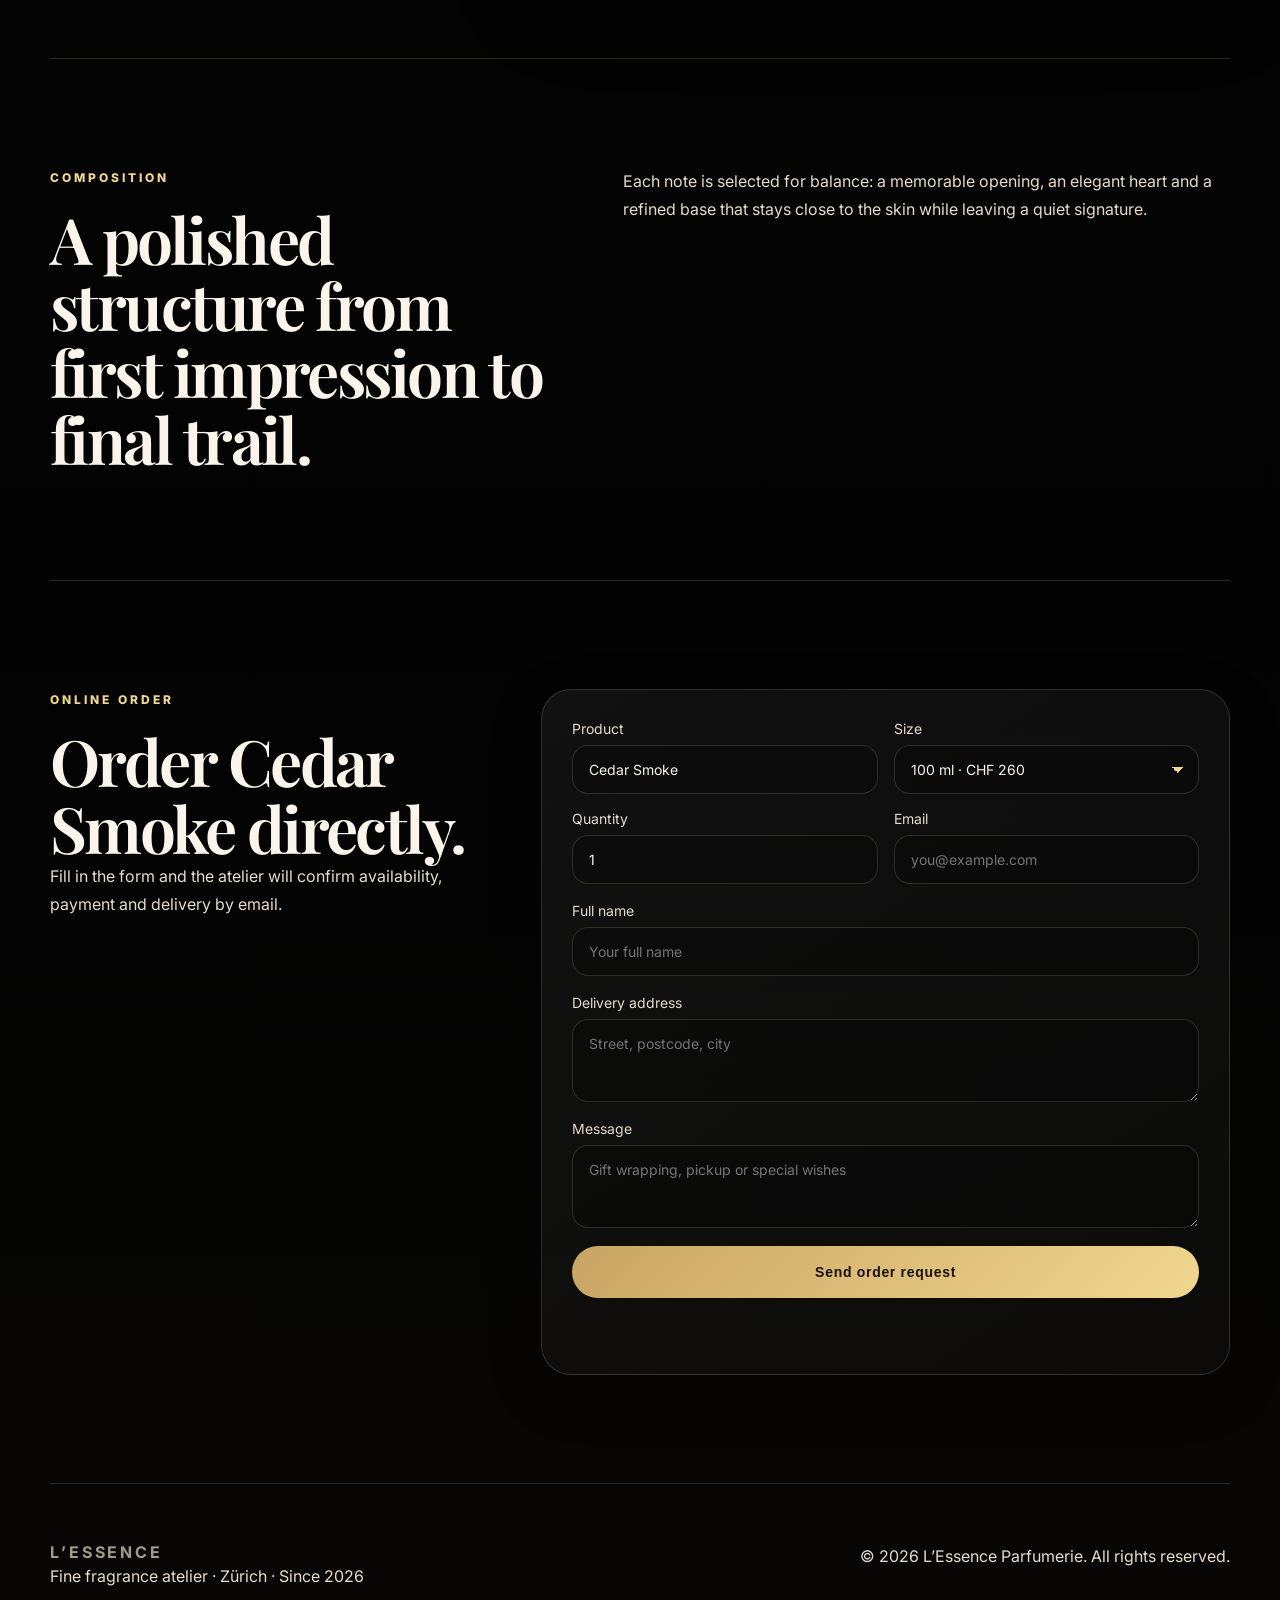
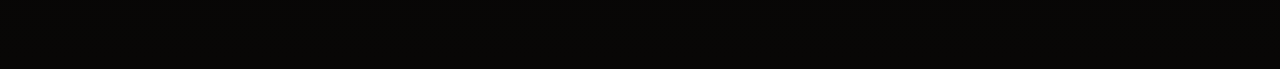
<file: product-cedar-smoke.html>
<!DOCTYPE html>
<html lang="en">
<head>
  <meta charset="UTF-8">
  <meta name="viewport" content="width=device-width, initial-scale=1.0">
  <meta name="description" content="Cedar Smoke by L’Essence Parfumerie.">
  <title>Cedar Smoke | L’Essence Parfumerie</title>
  <link rel="preconnect" href="https://fonts.googleapis.com">
  <link rel="preconnect" href="https://fonts.gstatic.com" crossorigin>
  <link href="https://fonts.googleapis.com/css2?family=Inter:wght@300;400;500;600;700;800&family=Playfair+Display:wght@500;600;700;800&display=swap" rel="stylesheet">
  <link rel="stylesheet" href="css/styles.css">
</head>
<body>
<div class="lux-loader" aria-hidden="true"><div><strong>L’ESSENCE</strong><span>Crafting Emotion</span></div></div>
<div class="cursor-dot" aria-hidden="true"></div>
<header class="site-header" data-header>
  <a class="brand" href="index.html" aria-label="L’Essence Startseite"><span>L’ESSENCE</span><small>Parfumerie</small></a>
  <button class="nav-toggle" type="button" aria-label="Menü öffnen" aria-expanded="false"><span></span><span></span></button>
  <nav class="nav" aria-label="Hauptnavigation">
    <a href="index.html" >Home</a>
    <a href="collection.html" aria-current="page">Collection</a>
    <a href="about.html" >House</a>
    <a href="contact.html" >Contact</a>
  </nav>
</header>
<main class="page">
<section class="section product-hero reveal">
  <div class="product-visual"><img src="images/cedar-smoke.jpg" alt="Cedar Smoke perfume bottle and visual artwork"></div>
  <div class="product-info">
    <p class="eyebrow">Eau de Parfum · 100 ml</p>
    <h1>Cedar Smoke</h1>
    <p class="lead">A confident woody fragrance with dry cedar, mineral incense and a smooth leather finish.</p>
    <p>Cedar · Incense · Leather</p>
    <div class="scent-notes">
      <button class="note-pill" type="button"><span>Top</span><small>Cardamom · Juniper</small></button>
      <button class="note-pill" type="button"><span>Heart</span><small>Cedar · Incense</small></button>
      <button class="note-pill" type="button"><span>Base</span><small>Leather · Vetiver</small></button>
    </div>
    <div class="price price--large">CHF 260</div>
    <div class="actions"><a class="btn btn--gold" href="#order">Order now</a><a class="btn btn--ghost" href="collection.html">Back to collection</a></div>
  </div>
</section>
<section class="section product-media reveal">
  <div>
    <p class="eyebrow">Fragrance film</p>
    <h2>See the mood of Cedar Smoke.</h2>
    <p>Cedar Smoke balances clean woods, soft smoke and leather for a sharp modern signature.</p>
  </div>
  <video controls muted playsinline preload="metadata" poster="images/cedar-smoke.jpg">
    <source src="videos/cedar-smoke.mp4" type="video/mp4">
    Your browser does not support the video tag.
  </video>
</section>
<section class="section split reveal">
  <div><p class="eyebrow">Composition</p><h2>A polished structure from first impression to final trail.</h2></div>
  <p>Each note is selected for balance: a memorable opening, an elegant heart and a refined base that stays close to the skin while leaving a quiet signature.</p>
</section>
<section class="section order-section reveal" id="order">
  <div><p class="eyebrow">Online order</p><h2>Order Cedar Smoke directly.</h2><p>Fill in the form and the atelier will confirm availability, payment and delivery by email.</p></div>
  <form class="card form order-form" data-form-message="Thank you. Your order request for Cedar Smoke was recorded.">
    <input type="hidden" name="product" value="Cedar Smoke">
    <div class="field-grid">
      <label>Product<input type="text" value="Cedar Smoke" readonly></label>
      <label>Size<select name="size"><option>100 ml · CHF 260</option><option>50 ml · sample request</option></select></label>
      <label>Quantity<input type="number" name="quantity" min="1" max="5" value="1" required></label>
      <label>Email<input type="email" name="email" placeholder="you@example.com" required></label>
    </div>
    <label>Full name<input type="text" name="name" placeholder="Your full name" required></label>
    <label>Delivery address<textarea name="address" rows="3" placeholder="Street, postcode, city" required></textarea></label>
    <label>Message<textarea name="message" rows="3" placeholder="Gift wrapping, pickup or special wishes"></textarea></label>
    <button class="btn btn--gold" type="submit">Send order request</button>
    <p class="form-status" aria-live="polite"></p>
  </form>
</section>
</main><footer class="footer">
  <div><strong>L’ESSENCE</strong><p>Fine fragrance atelier · Zürich · Since 2026</p></div>
  <p>© 2026 L’Essence Parfumerie. All rights reserved.</p>
</footer>
<script src="js/main.js"></script>
</body>
</html>
</file>
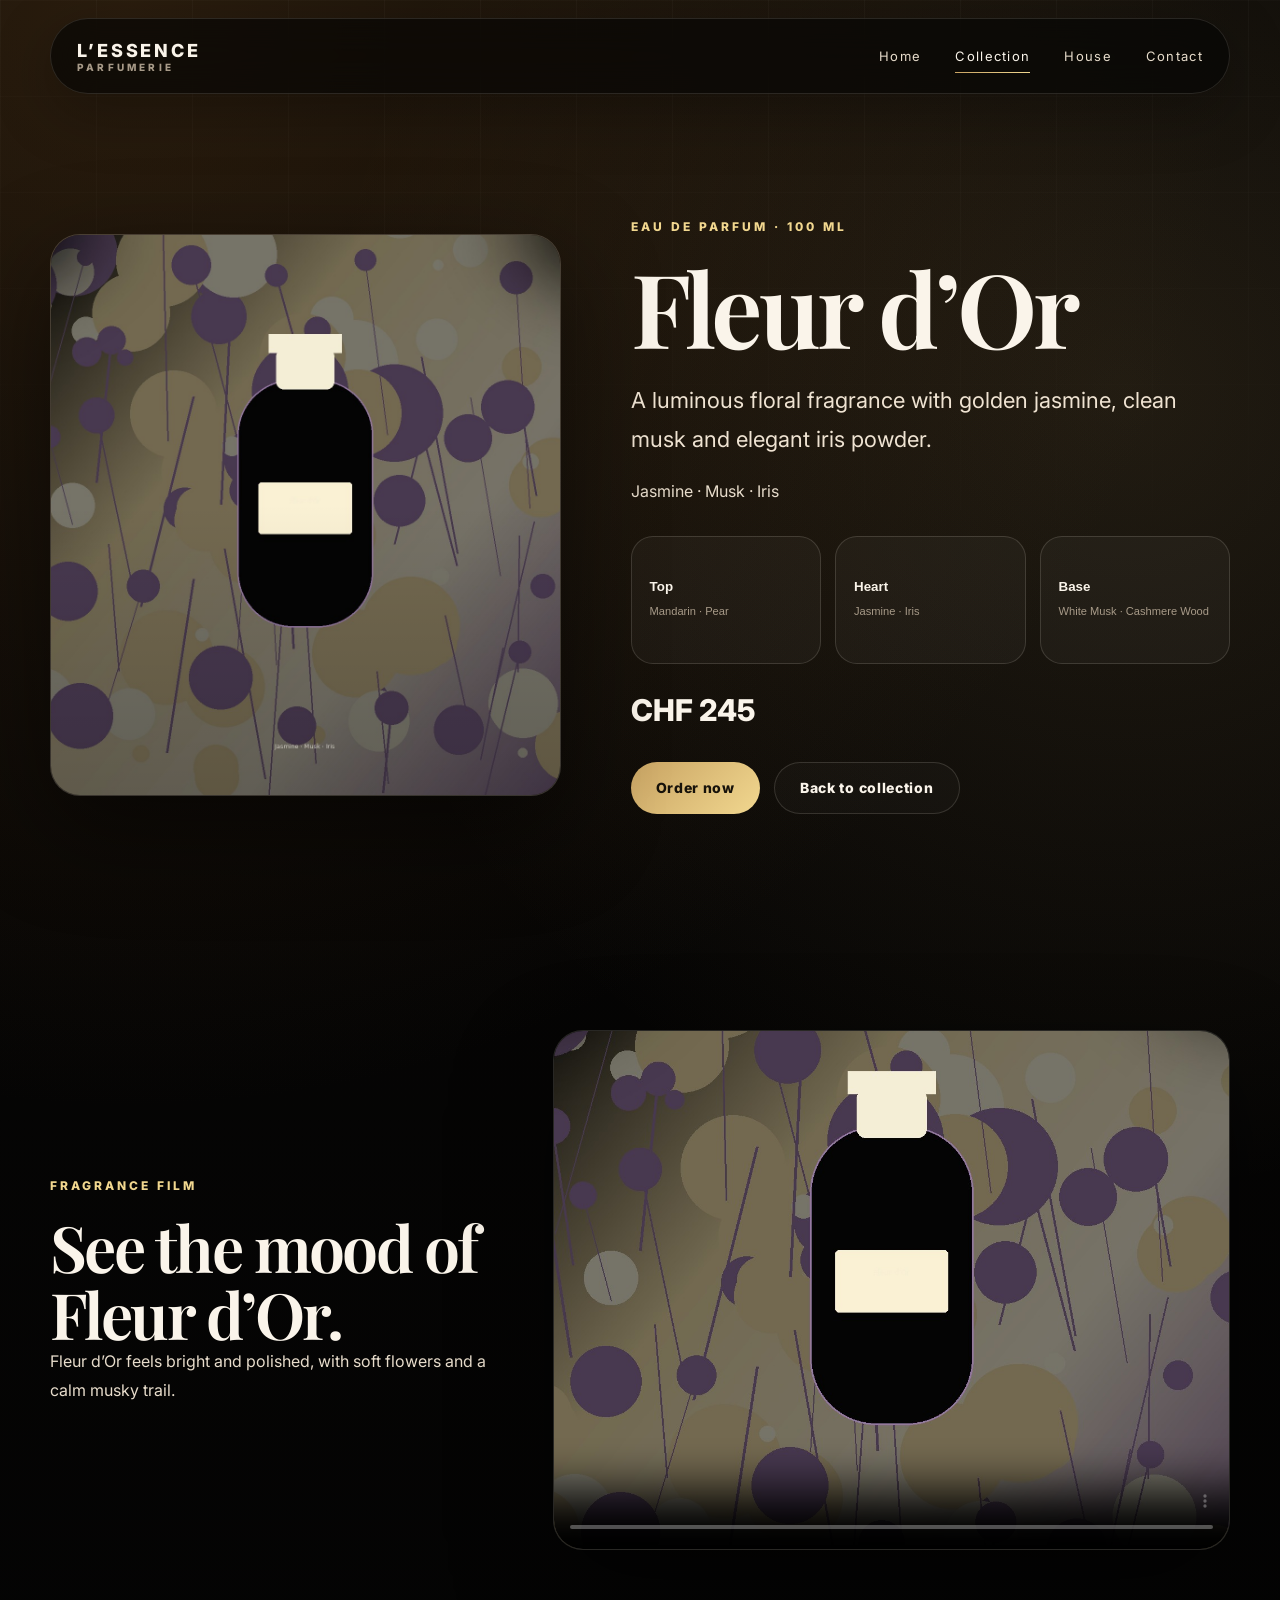
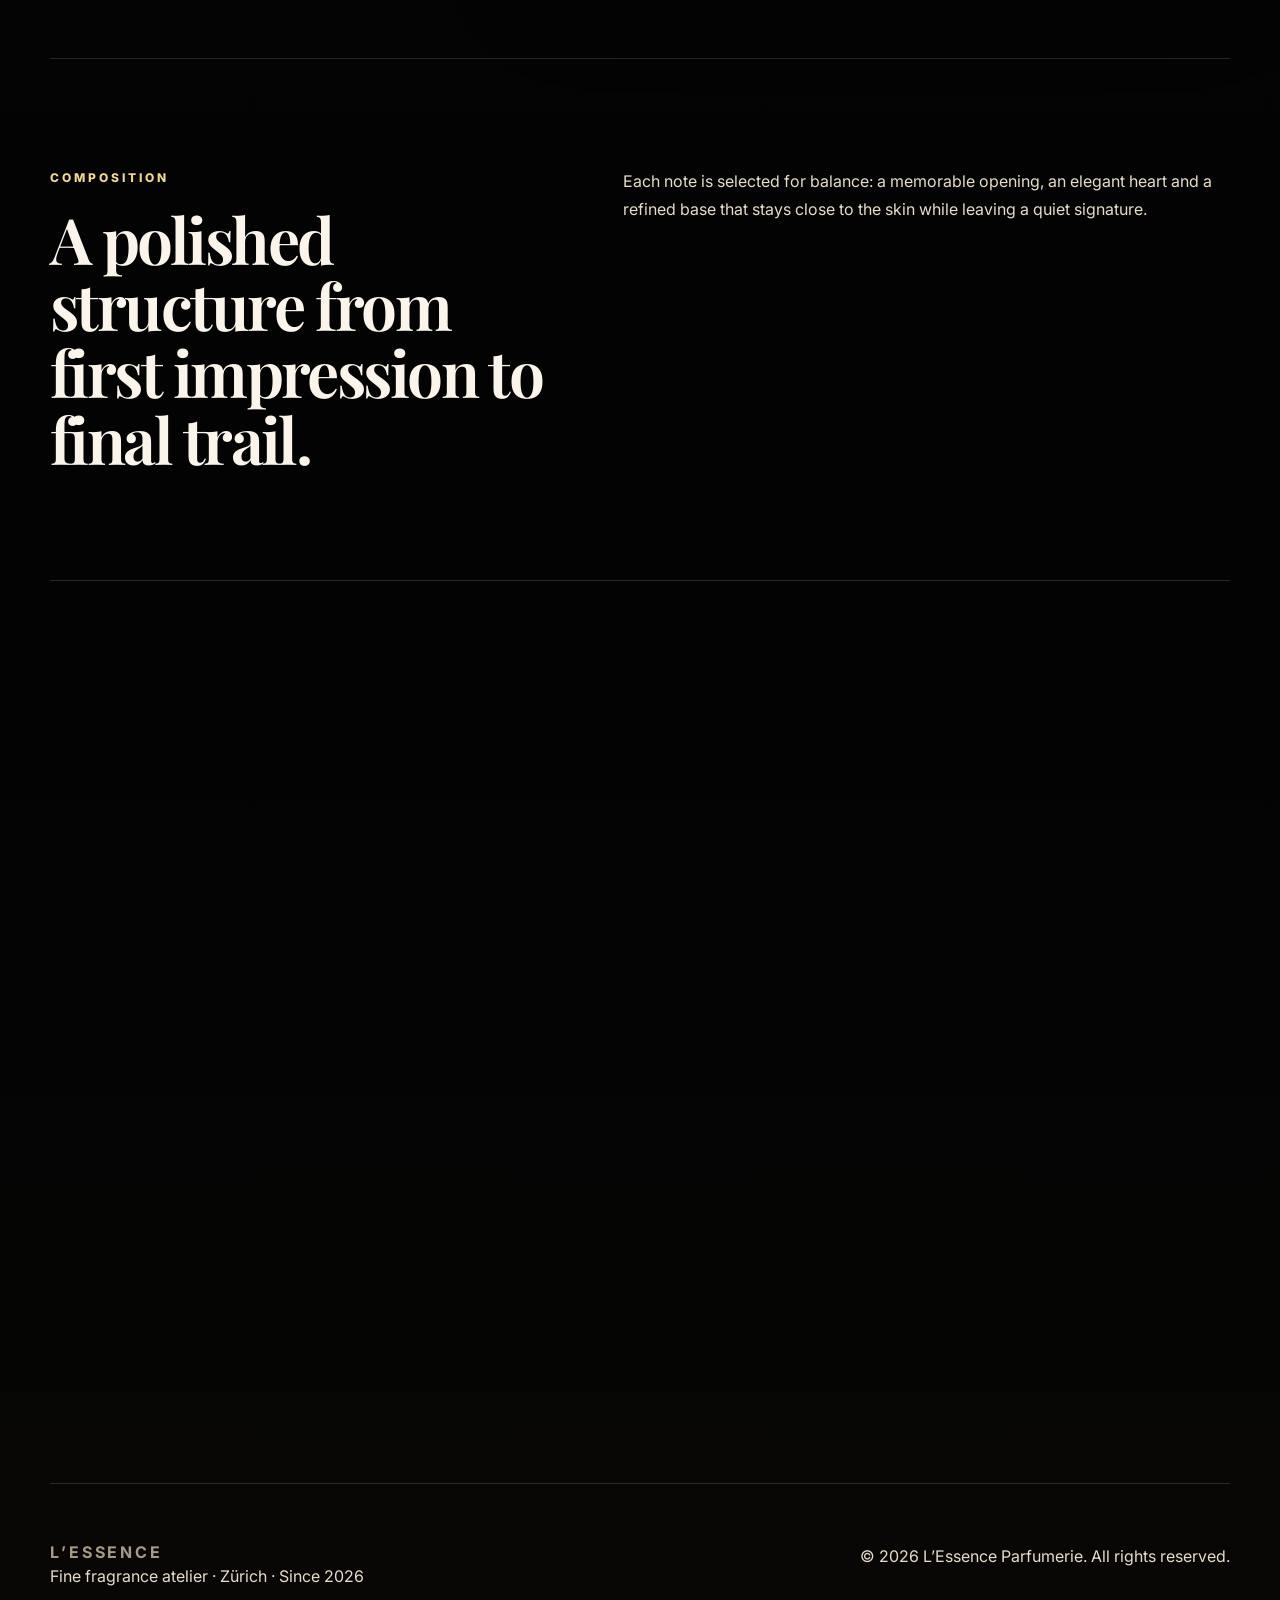
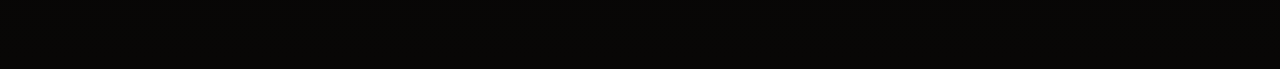
<file: product-fleur-dor.html>
<!DOCTYPE html>
<html lang="en">
<head>
  <meta charset="UTF-8">
  <meta name="viewport" content="width=device-width, initial-scale=1.0">
  <meta name="description" content="Fleur d’Or by L’Essence Parfumerie.">
  <title>Fleur d’Or | L’Essence Parfumerie</title>
  <link rel="preconnect" href="https://fonts.googleapis.com">
  <link rel="preconnect" href="https://fonts.gstatic.com" crossorigin>
  <link href="https://fonts.googleapis.com/css2?family=Inter:wght@300;400;500;600;700;800&family=Playfair+Display:wght@500;600;700;800&display=swap" rel="stylesheet">
  <link rel="stylesheet" href="css/styles.css">
</head>
<body>
<div class="lux-loader" aria-hidden="true"><div><strong>L’ESSENCE</strong><span>Crafting Emotion</span></div></div>
<div class="cursor-dot" aria-hidden="true"></div>
<header class="site-header" data-header>
  <a class="brand" href="index.html" aria-label="L’Essence Startseite"><span>L’ESSENCE</span><small>Parfumerie</small></a>
  <button class="nav-toggle" type="button" aria-label="Menü öffnen" aria-expanded="false"><span></span><span></span></button>
  <nav class="nav" aria-label="Hauptnavigation">
    <a href="index.html" >Home</a>
    <a href="collection.html" aria-current="page">Collection</a>
    <a href="about.html" >House</a>
    <a href="contact.html" >Contact</a>
  </nav>
</header>
<main class="page">
<section class="section product-hero reveal">
  <div class="product-visual"><img src="images/fleur-dor.jpg" alt="Fleur d’Or perfume bottle and visual artwork"></div>
  <div class="product-info">
    <p class="eyebrow">Eau de Parfum · 100 ml</p>
    <h1>Fleur d’Or</h1>
    <p class="lead">A luminous floral fragrance with golden jasmine, clean musk and elegant iris powder.</p>
    <p>Jasmine · Musk · Iris</p>
    <div class="scent-notes">
      <button class="note-pill" type="button"><span>Top</span><small>Mandarin · Pear</small></button>
      <button class="note-pill" type="button"><span>Heart</span><small>Jasmine · Iris</small></button>
      <button class="note-pill" type="button"><span>Base</span><small>White Musk · Cashmere Wood</small></button>
    </div>
    <div class="price price--large">CHF 245</div>
    <div class="actions"><a class="btn btn--gold" href="#order">Order now</a><a class="btn btn--ghost" href="collection.html">Back to collection</a></div>
  </div>
</section>
<section class="section product-media reveal">
  <div>
    <p class="eyebrow">Fragrance film</p>
    <h2>See the mood of Fleur d’Or.</h2>
    <p>Fleur d’Or feels bright and polished, with soft flowers and a calm musky trail.</p>
  </div>
  <video controls muted playsinline preload="metadata" poster="images/fleur-dor.jpg">
    <source src="videos/fleur-dor.mp4" type="video/mp4">
    Your browser does not support the video tag.
  </video>
</section>
<section class="section split reveal">
  <div><p class="eyebrow">Composition</p><h2>A polished structure from first impression to final trail.</h2></div>
  <p>Each note is selected for balance: a memorable opening, an elegant heart and a refined base that stays close to the skin while leaving a quiet signature.</p>
</section>
<section class="section order-section reveal" id="order">
  <div><p class="eyebrow">Online order</p><h2>Order Fleur d’Or directly.</h2><p>Fill in the form and the atelier will confirm availability, payment and delivery by email.</p></div>
  <form class="card form order-form" data-form-message="Thank you. Your order request for Fleur d’Or was recorded.">
    <input type="hidden" name="product" value="Fleur d’Or">
    <div class="field-grid">
      <label>Product<input type="text" value="Fleur d’Or" readonly></label>
      <label>Size<select name="size"><option>100 ml · CHF 245</option><option>50 ml · sample request</option></select></label>
      <label>Quantity<input type="number" name="quantity" min="1" max="5" value="1" required></label>
      <label>Email<input type="email" name="email" placeholder="you@example.com" required></label>
    </div>
    <label>Full name<input type="text" name="name" placeholder="Your full name" required></label>
    <label>Delivery address<textarea name="address" rows="3" placeholder="Street, postcode, city" required></textarea></label>
    <label>Message<textarea name="message" rows="3" placeholder="Gift wrapping, pickup or special wishes"></textarea></label>
    <button class="btn btn--gold" type="submit">Send order request</button>
    <p class="form-status" aria-live="polite"></p>
  </form>
</section>
</main><footer class="footer">
  <div><strong>L’ESSENCE</strong><p>Fine fragrance atelier · Zürich · Since 2026</p></div>
  <p>© 2026 L’Essence Parfumerie. All rights reserved.</p>
</footer>
<script src="js/main.js"></script>
</body>
</html>
</file>
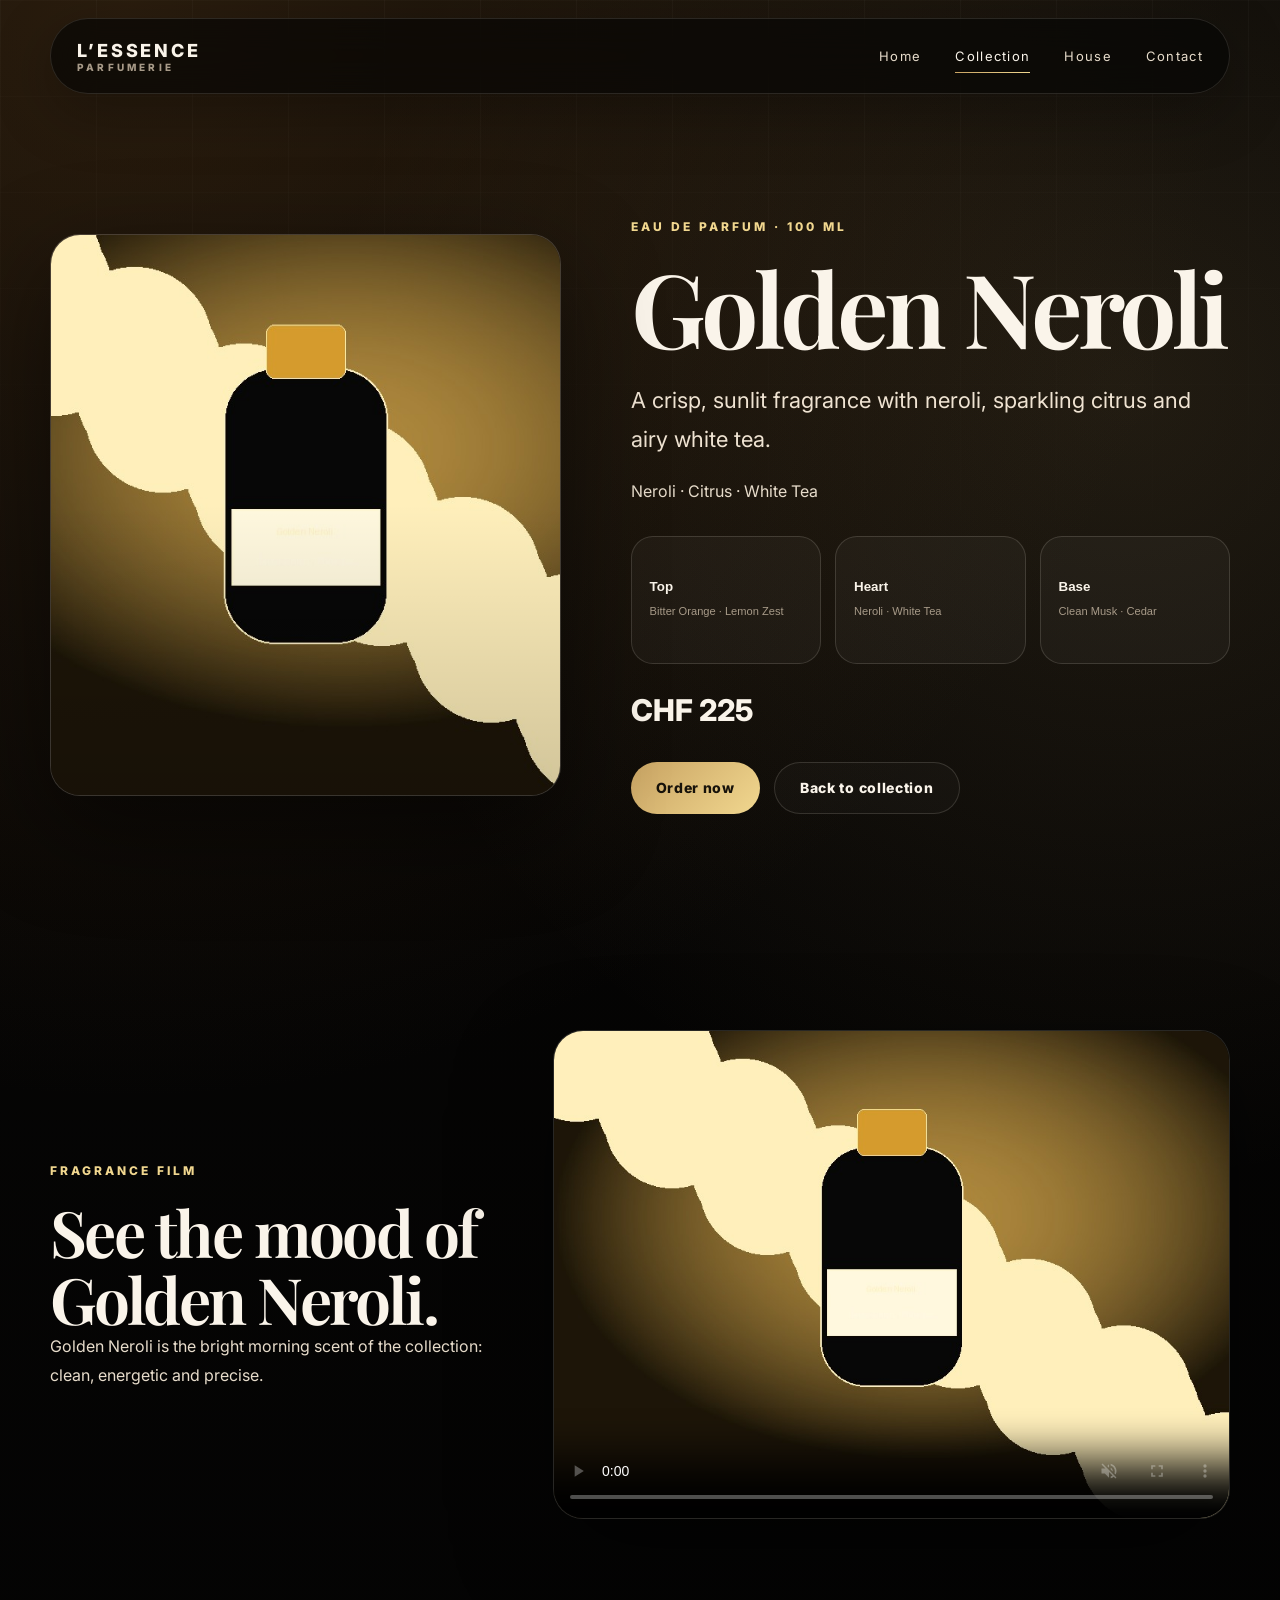
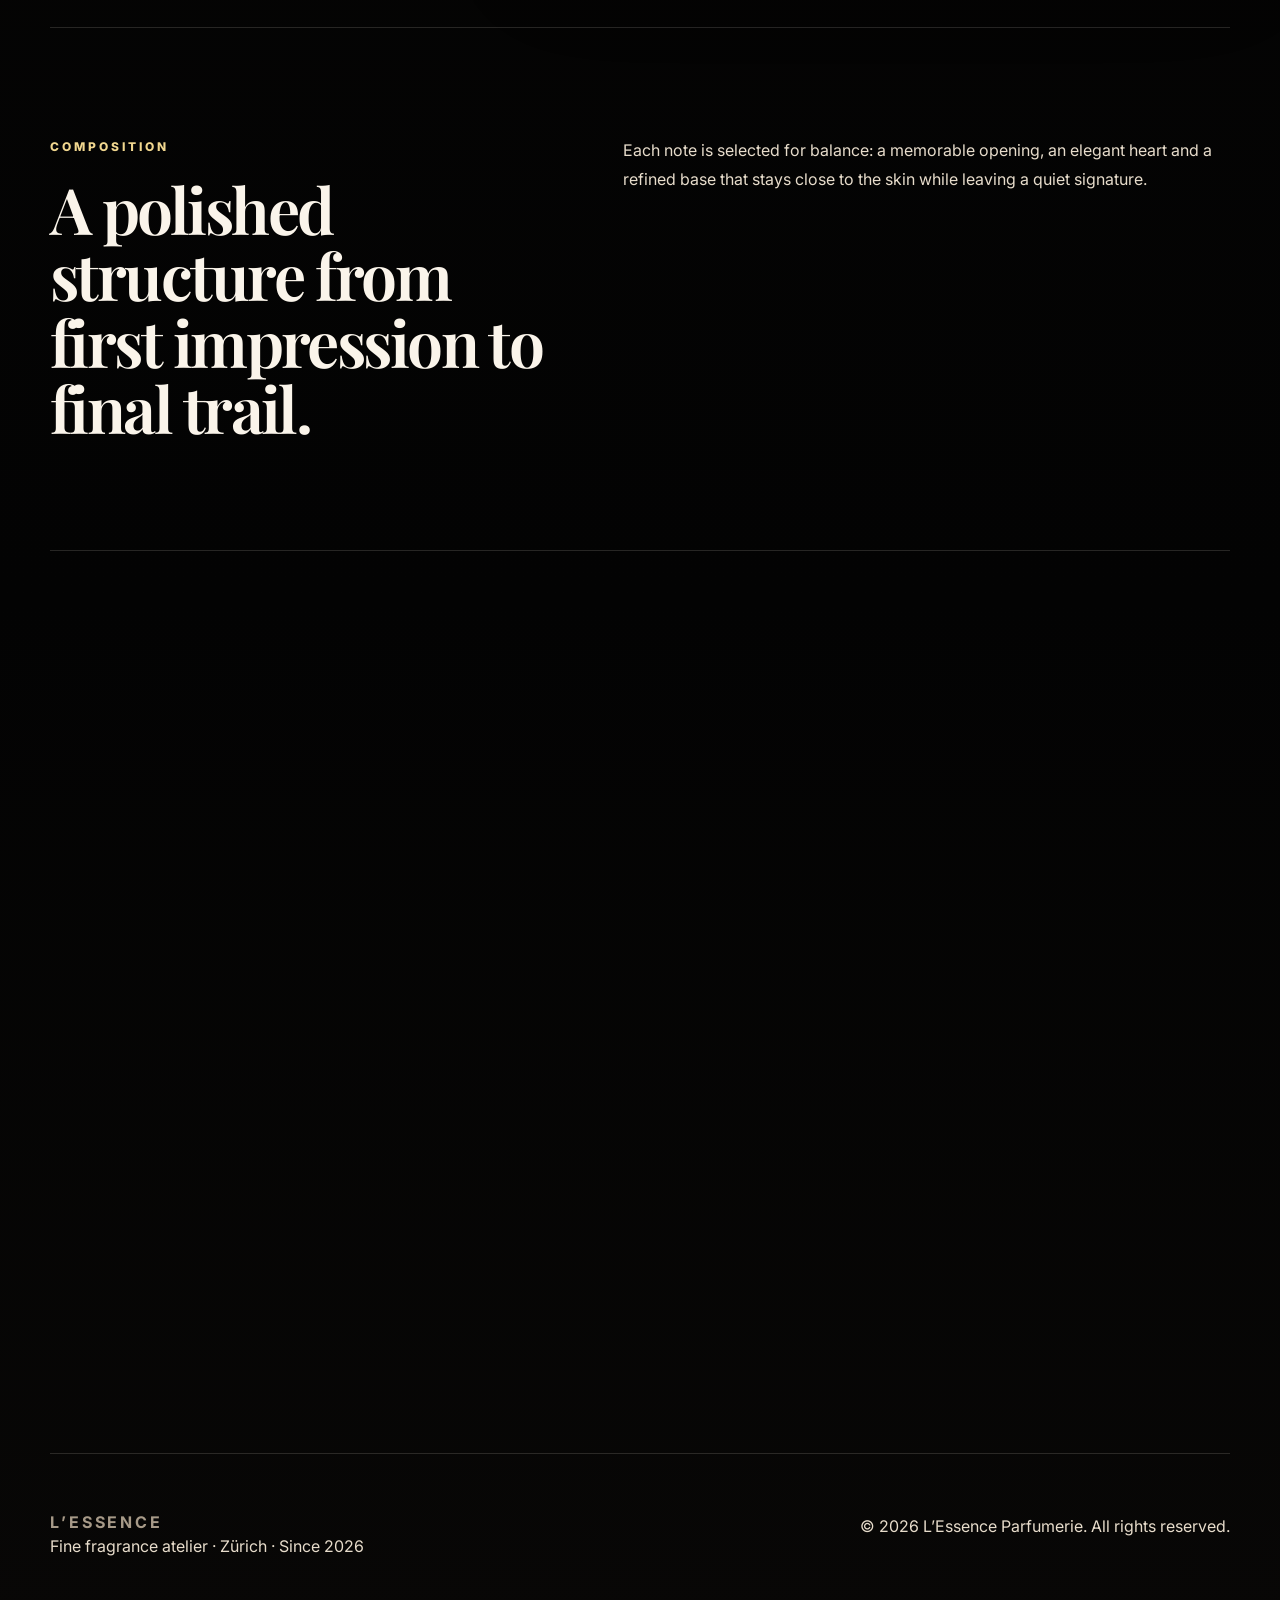
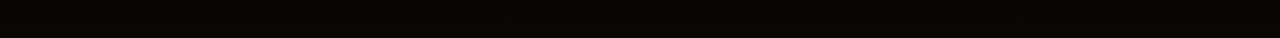
<file: product-golden-neroli.html>
<!DOCTYPE html>
<html lang="en">
<head>
  <meta charset="UTF-8">
  <meta name="viewport" content="width=device-width, initial-scale=1.0">
  <meta name="description" content="Golden Neroli by L’Essence Parfumerie.">
  <title>Golden Neroli | L’Essence Parfumerie</title>
  <link rel="preconnect" href="https://fonts.googleapis.com">
  <link rel="preconnect" href="https://fonts.gstatic.com" crossorigin>
  <link href="https://fonts.googleapis.com/css2?family=Inter:wght@300;400;500;600;700;800&family=Playfair+Display:wght@500;600;700;800&display=swap" rel="stylesheet">
  <link rel="stylesheet" href="css/styles.css">
</head>
<body>
<div class="lux-loader" aria-hidden="true"><div><strong>L’ESSENCE</strong><span>Crafting Emotion</span></div></div>
<div class="cursor-dot" aria-hidden="true"></div>
<header class="site-header" data-header>
  <a class="brand" href="index.html" aria-label="L’Essence Startseite"><span>L’ESSENCE</span><small>Parfumerie</small></a>
  <button class="nav-toggle" type="button" aria-label="Menü öffnen" aria-expanded="false"><span></span><span></span></button>
  <nav class="nav" aria-label="Hauptnavigation">
    <a href="index.html" >Home</a>
    <a href="collection.html" aria-current="page">Collection</a>
    <a href="about.html" >House</a>
    <a href="contact.html" >Contact</a>
  </nav>
</header>
<main class="page">
<section class="section product-hero reveal">
  <div class="product-visual"><img src="images/golden-neroli.jpg" alt="Golden Neroli perfume bottle and visual artwork"></div>
  <div class="product-info">
    <p class="eyebrow">Eau de Parfum · 100 ml</p>
    <h1>Golden Neroli</h1>
    <p class="lead">A crisp, sunlit fragrance with neroli, sparkling citrus and airy white tea.</p>
    <p>Neroli · Citrus · White Tea</p>
    <div class="scent-notes">
      <button class="note-pill" type="button"><span>Top</span><small>Bitter Orange · Lemon Zest</small></button>
      <button class="note-pill" type="button"><span>Heart</span><small>Neroli · White Tea</small></button>
      <button class="note-pill" type="button"><span>Base</span><small>Clean Musk · Cedar</small></button>
    </div>
    <div class="price price--large">CHF 225</div>
    <div class="actions"><a class="btn btn--gold" href="#order">Order now</a><a class="btn btn--ghost" href="collection.html">Back to collection</a></div>
  </div>
</section>
<section class="section product-media reveal">
  <div>
    <p class="eyebrow">Fragrance film</p>
    <h2>See the mood of Golden Neroli.</h2>
    <p>Golden Neroli is the bright morning scent of the collection: clean, energetic and precise.</p>
  </div>
  <video controls muted playsinline preload="metadata" poster="images/golden-neroli.jpg">
    <source src="videos/golden-neroli.mp4" type="video/mp4">
    Your browser does not support the video tag.
  </video>
</section>
<section class="section split reveal">
  <div><p class="eyebrow">Composition</p><h2>A polished structure from first impression to final trail.</h2></div>
  <p>Each note is selected for balance: a memorable opening, an elegant heart and a refined base that stays close to the skin while leaving a quiet signature.</p>
</section>
<section class="section order-section reveal" id="order">
  <div><p class="eyebrow">Online order</p><h2>Order Golden Neroli directly.</h2><p>Fill in the form and the atelier will confirm availability, payment and delivery by email.</p></div>
  <form class="card form order-form" data-form-message="Thank you. Your order request for Golden Neroli was recorded.">
    <input type="hidden" name="product" value="Golden Neroli">
    <div class="field-grid">
      <label>Product<input type="text" value="Golden Neroli" readonly></label>
      <label>Size<select name="size"><option>100 ml · CHF 225</option><option>50 ml · sample request</option></select></label>
      <label>Quantity<input type="number" name="quantity" min="1" max="5" value="1" required></label>
      <label>Email<input type="email" name="email" placeholder="you@example.com" required></label>
    </div>
    <label>Full name<input type="text" name="name" placeholder="Your full name" required></label>
    <label>Delivery address<textarea name="address" rows="3" placeholder="Street, postcode, city" required></textarea></label>
    <label>Message<textarea name="message" rows="3" placeholder="Gift wrapping, pickup or special wishes"></textarea></label>
    <button class="btn btn--gold" type="submit">Send order request</button>
    <p class="form-status" aria-live="polite"></p>
  </form>
</section>
</main><footer class="footer">
  <div><strong>L’ESSENCE</strong><p>Fine fragrance atelier · Zürich · Since 2026</p></div>
  <p>© 2026 L’Essence Parfumerie. All rights reserved.</p>
</footer>
<script src="js/main.js"></script>
</body>
</html>
</file>
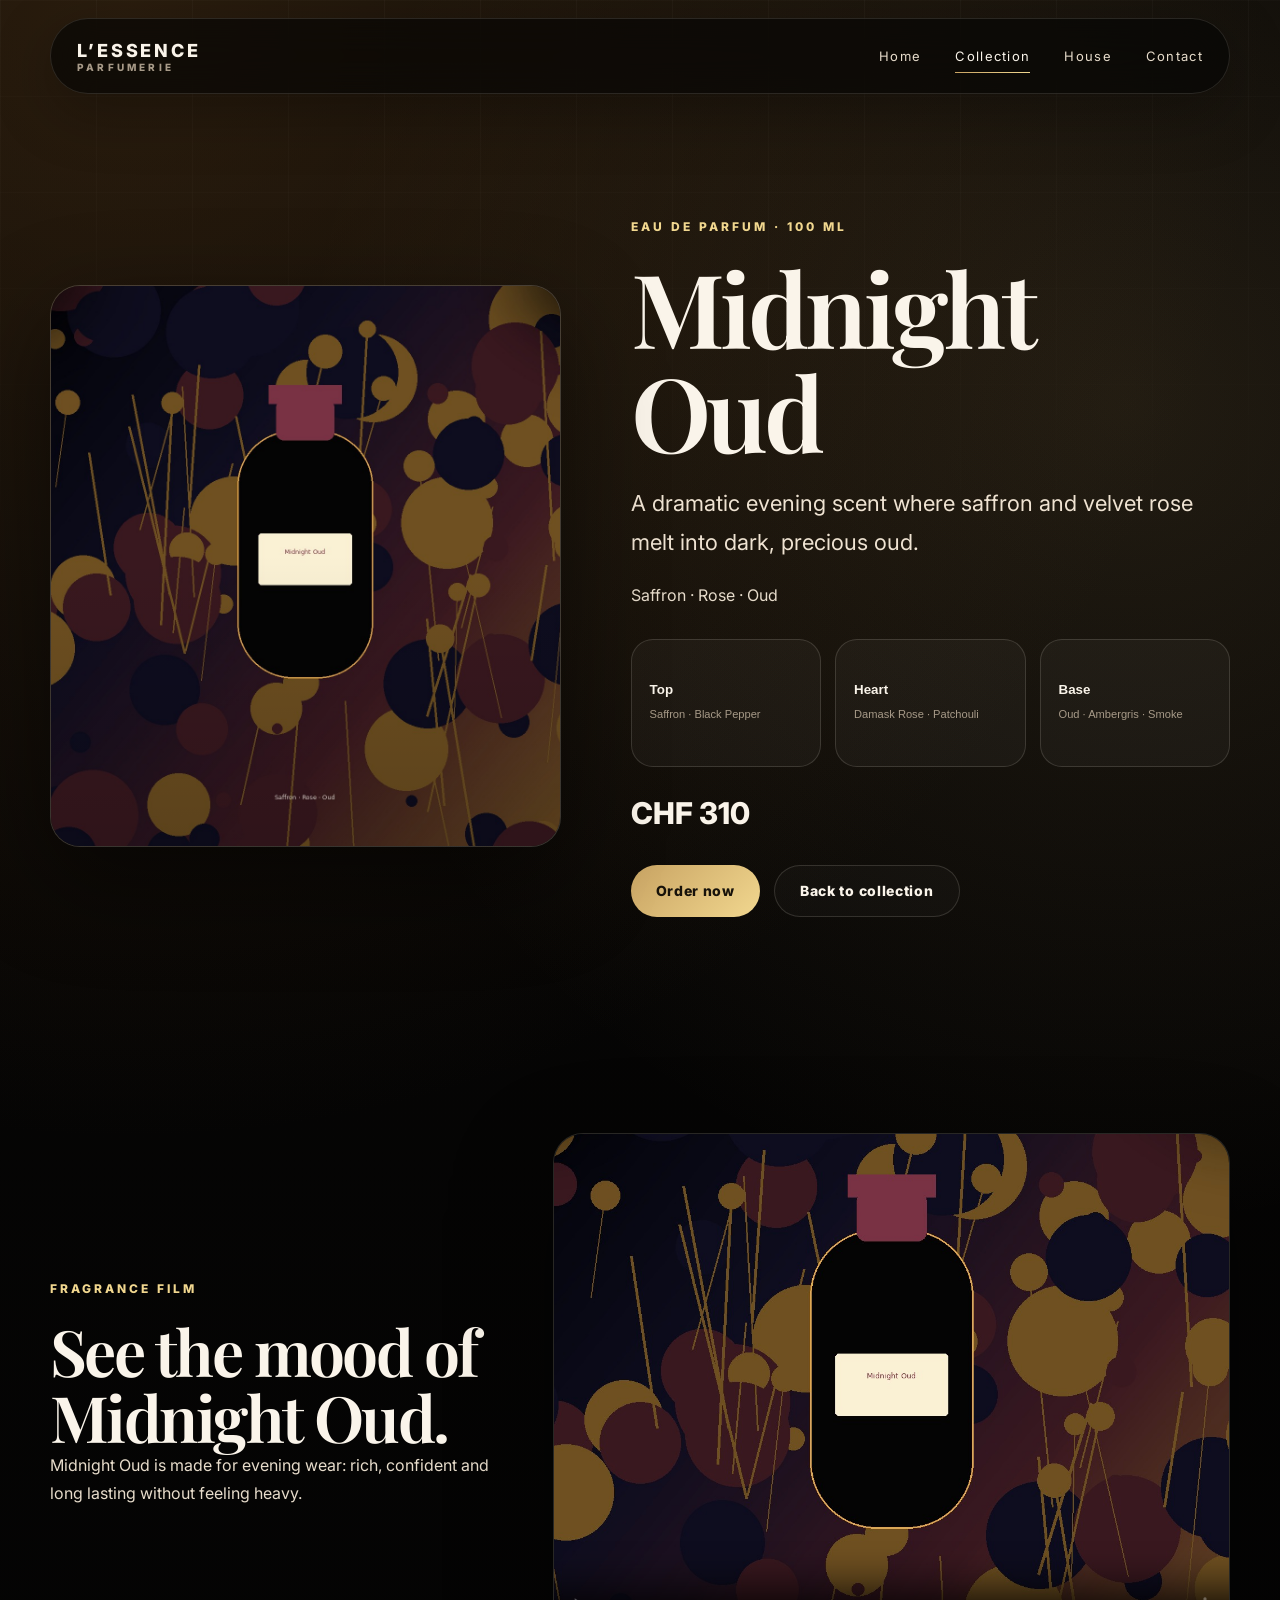
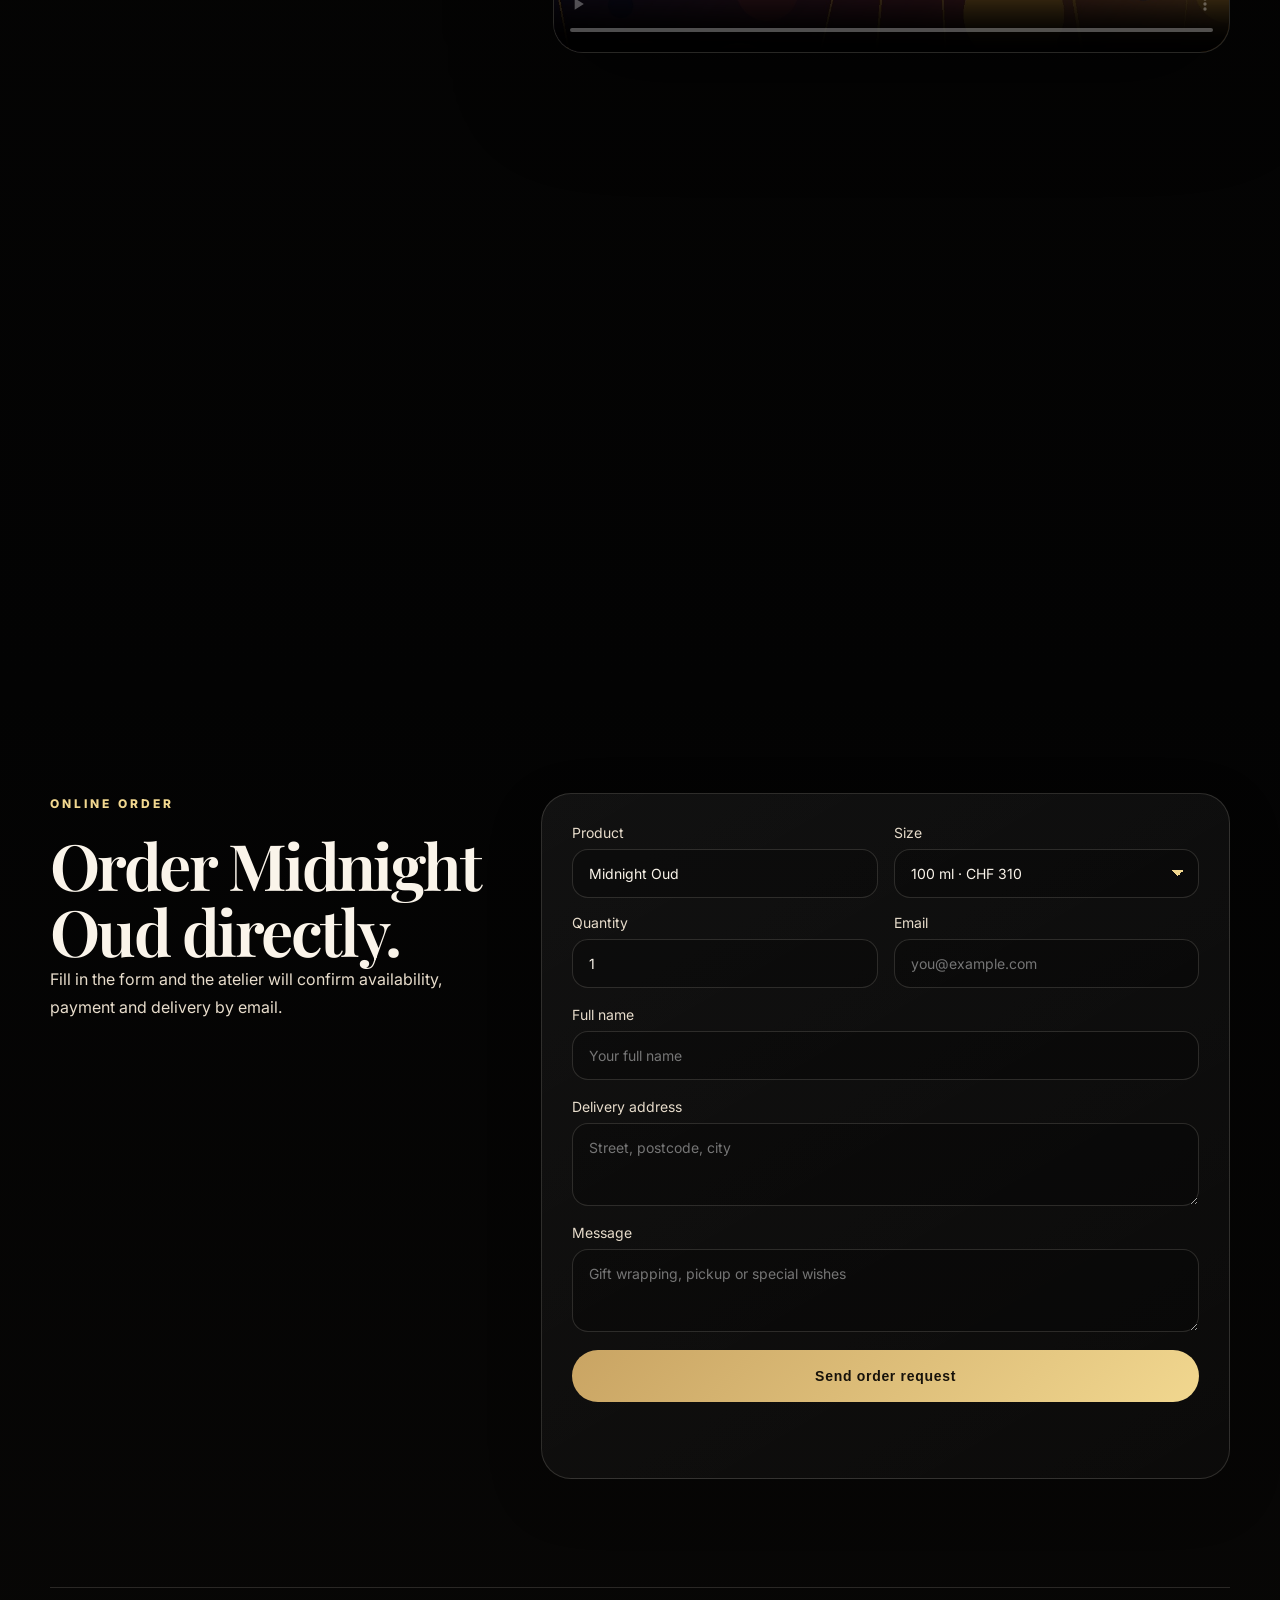
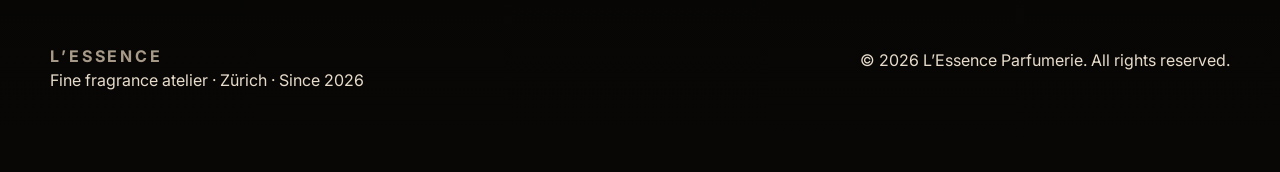
<file: product-midnight-oud.html>
<!DOCTYPE html>
<html lang="en">
<head>
  <meta charset="UTF-8">
  <meta name="viewport" content="width=device-width, initial-scale=1.0">
  <meta name="description" content="Midnight Oud by L’Essence Parfumerie.">
  <title>Midnight Oud | L’Essence Parfumerie</title>
  <link rel="preconnect" href="https://fonts.googleapis.com">
  <link rel="preconnect" href="https://fonts.gstatic.com" crossorigin>
  <link href="https://fonts.googleapis.com/css2?family=Inter:wght@300;400;500;600;700;800&family=Playfair+Display:wght@500;600;700;800&display=swap" rel="stylesheet">
  <link rel="stylesheet" href="css/styles.css">
</head>
<body>
<div class="lux-loader" aria-hidden="true"><div><strong>L’ESSENCE</strong><span>Crafting Emotion</span></div></div>
<div class="cursor-dot" aria-hidden="true"></div>
<header class="site-header" data-header>
  <a class="brand" href="index.html" aria-label="L’Essence Startseite"><span>L’ESSENCE</span><small>Parfumerie</small></a>
  <button class="nav-toggle" type="button" aria-label="Menü öffnen" aria-expanded="false"><span></span><span></span></button>
  <nav class="nav" aria-label="Hauptnavigation">
    <a href="index.html" >Home</a>
    <a href="collection.html" aria-current="page">Collection</a>
    <a href="about.html" >House</a>
    <a href="contact.html" >Contact</a>
  </nav>
</header>
<main class="page">
<section class="section product-hero reveal">
  <div class="product-visual"><img src="images/midnight-oud.jpg" alt="Midnight Oud perfume bottle and visual artwork"></div>
  <div class="product-info">
    <p class="eyebrow">Eau de Parfum · 100 ml</p>
    <h1>Midnight Oud</h1>
    <p class="lead">A dramatic evening scent where saffron and velvet rose melt into dark, precious oud.</p>
    <p>Saffron · Rose · Oud</p>
    <div class="scent-notes">
      <button class="note-pill" type="button"><span>Top</span><small>Saffron · Black Pepper</small></button>
      <button class="note-pill" type="button"><span>Heart</span><small>Damask Rose · Patchouli</small></button>
      <button class="note-pill" type="button"><span>Base</span><small>Oud · Ambergris · Smoke</small></button>
    </div>
    <div class="price price--large">CHF 310</div>
    <div class="actions"><a class="btn btn--gold" href="#order">Order now</a><a class="btn btn--ghost" href="collection.html">Back to collection</a></div>
  </div>
</section>
<section class="section product-media reveal">
  <div>
    <p class="eyebrow">Fragrance film</p>
    <h2>See the mood of Midnight Oud.</h2>
    <p>Midnight Oud is made for evening wear: rich, confident and long lasting without feeling heavy.</p>
  </div>
  <video controls muted playsinline preload="metadata" poster="images/midnight-oud.jpg">
    <source src="videos/midnight-oud.mp4" type="video/mp4">
    Your browser does not support the video tag.
  </video>
</section>
<section class="section split reveal">
  <div><p class="eyebrow">Composition</p><h2>A polished structure from first impression to final trail.</h2></div>
  <p>Each note is selected for balance: a memorable opening, an elegant heart and a refined base that stays close to the skin while leaving a quiet signature.</p>
</section>
<section class="section order-section reveal" id="order">
  <div><p class="eyebrow">Online order</p><h2>Order Midnight Oud directly.</h2><p>Fill in the form and the atelier will confirm availability, payment and delivery by email.</p></div>
  <form class="card form order-form" data-form-message="Thank you. Your order request for Midnight Oud was recorded.">
    <input type="hidden" name="product" value="Midnight Oud">
    <div class="field-grid">
      <label>Product<input type="text" value="Midnight Oud" readonly></label>
      <label>Size<select name="size"><option>100 ml · CHF 310</option><option>50 ml · sample request</option></select></label>
      <label>Quantity<input type="number" name="quantity" min="1" max="5" value="1" required></label>
      <label>Email<input type="email" name="email" placeholder="you@example.com" required></label>
    </div>
    <label>Full name<input type="text" name="name" placeholder="Your full name" required></label>
    <label>Delivery address<textarea name="address" rows="3" placeholder="Street, postcode, city" required></textarea></label>
    <label>Message<textarea name="message" rows="3" placeholder="Gift wrapping, pickup or special wishes"></textarea></label>
    <button class="btn btn--gold" type="submit">Send order request</button>
    <p class="form-status" aria-live="polite"></p>
  </form>
</section>
</main><footer class="footer">
  <div><strong>L’ESSENCE</strong><p>Fine fragrance atelier · Zürich · Since 2026</p></div>
  <p>© 2026 L’Essence Parfumerie. All rights reserved.</p>
</footer>
<script src="js/main.js"></script>
</body>
</html>
</file>
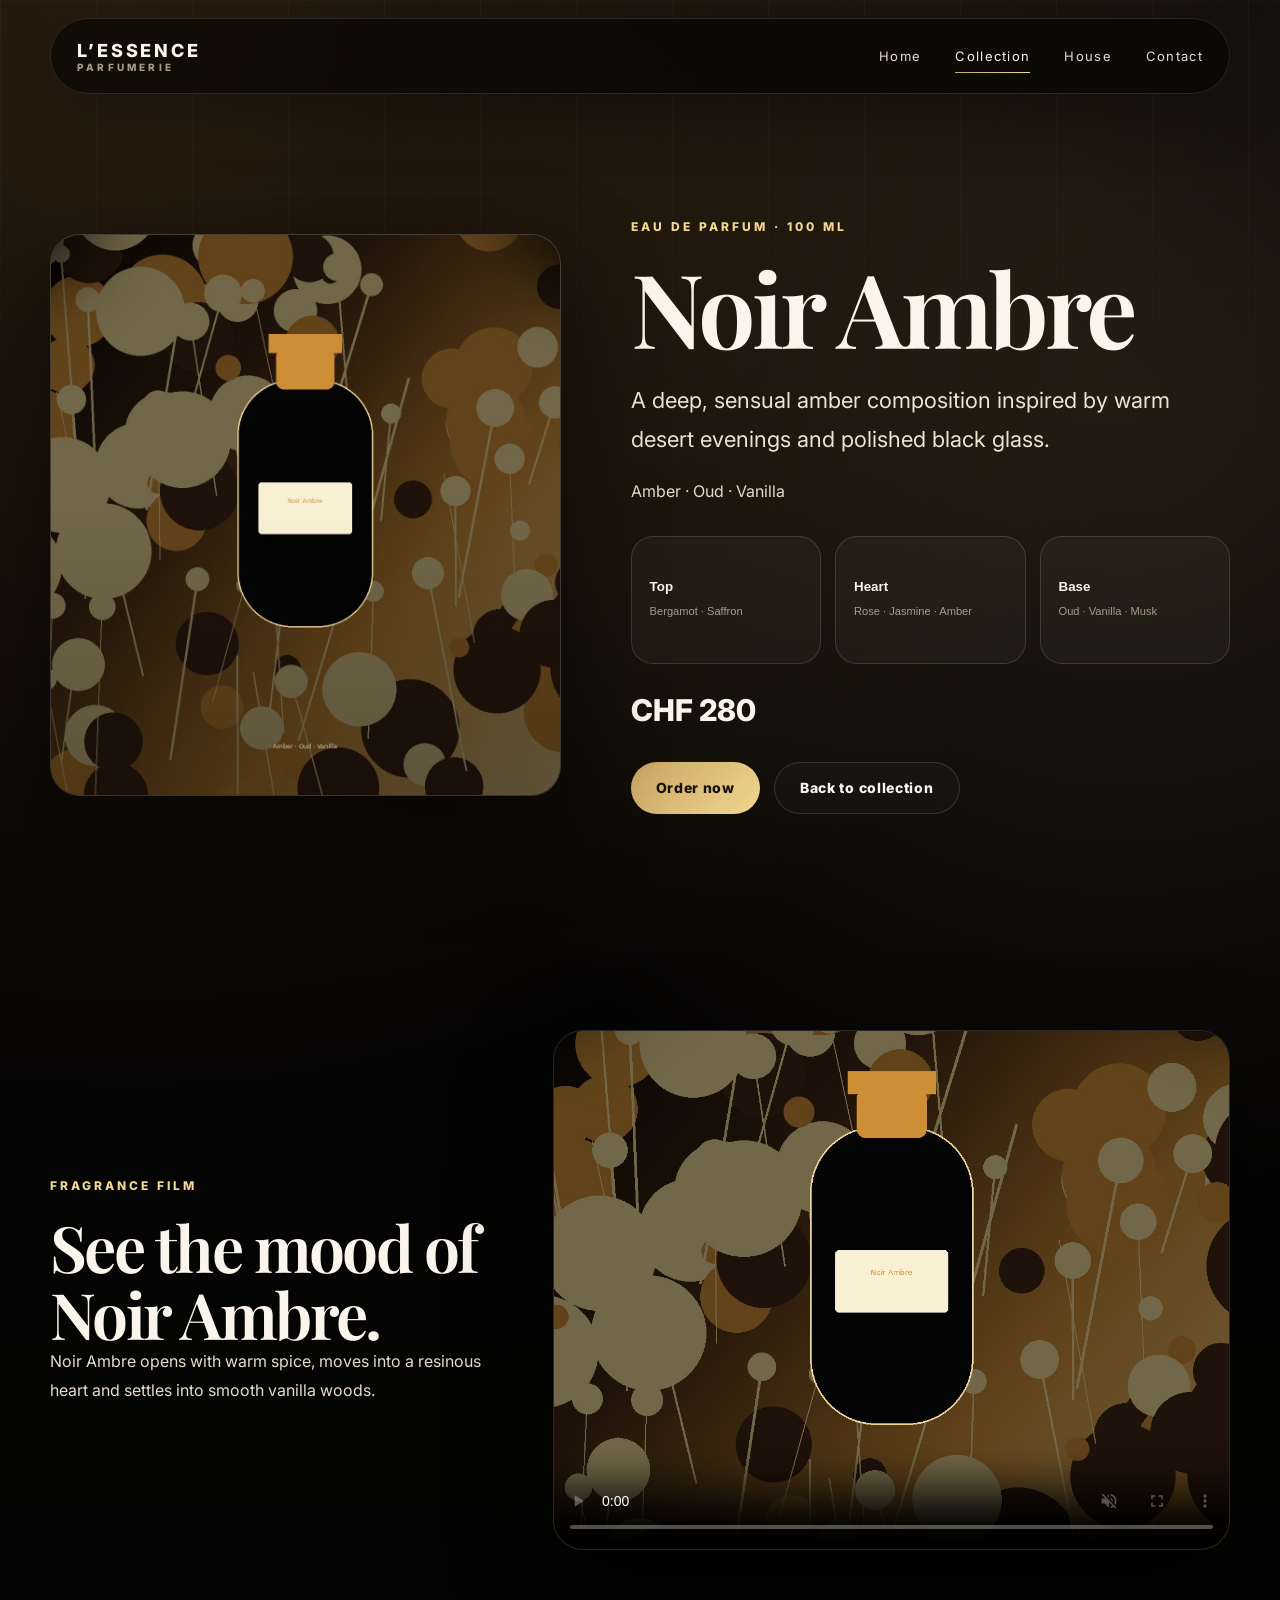
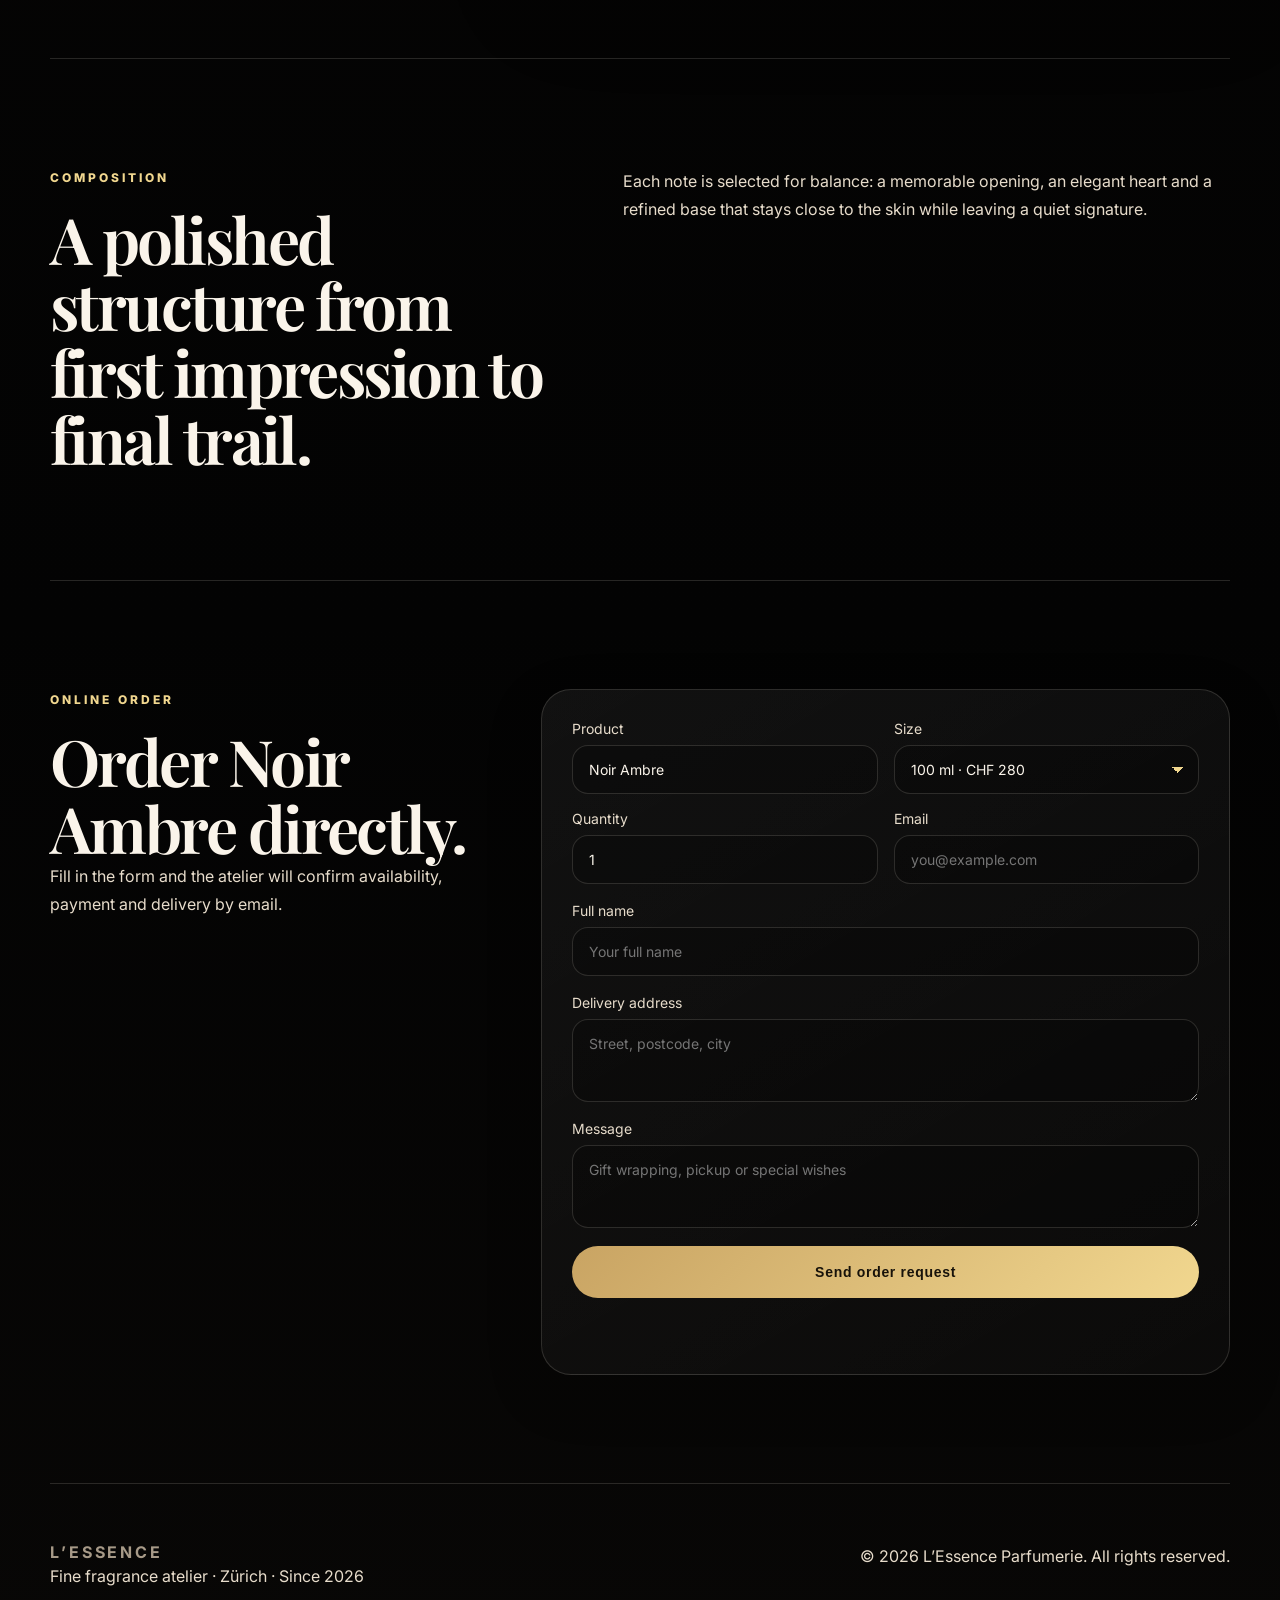
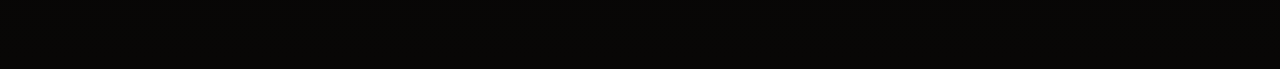
<file: product-noir-ambre.html>
<!DOCTYPE html>
<html lang="en">
<head>
  <meta charset="UTF-8">
  <meta name="viewport" content="width=device-width, initial-scale=1.0">
  <meta name="description" content="Noir Ambre by L’Essence Parfumerie.">
  <title>Noir Ambre | L’Essence Parfumerie</title>
  <link rel="preconnect" href="https://fonts.googleapis.com">
  <link rel="preconnect" href="https://fonts.gstatic.com" crossorigin>
  <link href="https://fonts.googleapis.com/css2?family=Inter:wght@300;400;500;600;700;800&family=Playfair+Display:wght@500;600;700;800&display=swap" rel="stylesheet">
  <link rel="stylesheet" href="css/styles.css">
</head>
<body>
<div class="lux-loader" aria-hidden="true"><div><strong>L’ESSENCE</strong><span>Crafting Emotion</span></div></div>
<div class="cursor-dot" aria-hidden="true"></div>
<header class="site-header" data-header>
  <a class="brand" href="index.html" aria-label="L’Essence Startseite"><span>L’ESSENCE</span><small>Parfumerie</small></a>
  <button class="nav-toggle" type="button" aria-label="Menü öffnen" aria-expanded="false"><span></span><span></span></button>
  <nav class="nav" aria-label="Hauptnavigation">
    <a href="index.html" >Home</a>
    <a href="collection.html" aria-current="page">Collection</a>
    <a href="about.html" >House</a>
    <a href="contact.html" >Contact</a>
  </nav>
</header>
<main class="page">
<section class="section product-hero reveal">
  <div class="product-visual"><img src="images/noir-ambre.jpg" alt="Noir Ambre perfume bottle and visual artwork"></div>
  <div class="product-info">
    <p class="eyebrow">Eau de Parfum · 100 ml</p>
    <h1>Noir Ambre</h1>
    <p class="lead">A deep, sensual amber composition inspired by warm desert evenings and polished black glass.</p>
    <p>Amber · Oud · Vanilla</p>
    <div class="scent-notes">
      <button class="note-pill" type="button"><span>Top</span><small>Bergamot · Saffron</small></button>
      <button class="note-pill" type="button"><span>Heart</span><small>Rose · Jasmine · Amber</small></button>
      <button class="note-pill" type="button"><span>Base</span><small>Oud · Vanilla · Musk</small></button>
    </div>
    <div class="price price--large">CHF 280</div>
    <div class="actions"><a class="btn btn--gold" href="#order">Order now</a><a class="btn btn--ghost" href="collection.html">Back to collection</a></div>
  </div>
</section>
<section class="section product-media reveal">
  <div>
    <p class="eyebrow">Fragrance film</p>
    <h2>See the mood of Noir Ambre.</h2>
    <p>Noir Ambre opens with warm spice, moves into a resinous heart and settles into smooth vanilla woods.</p>
  </div>
  <video controls muted playsinline preload="metadata" poster="images/noir-ambre.jpg">
    <source src="videos/noir-ambre.mp4" type="video/mp4">
    Your browser does not support the video tag.
  </video>
</section>
<section class="section split reveal">
  <div><p class="eyebrow">Composition</p><h2>A polished structure from first impression to final trail.</h2></div>
  <p>Each note is selected for balance: a memorable opening, an elegant heart and a refined base that stays close to the skin while leaving a quiet signature.</p>
</section>
<section class="section order-section reveal" id="order">
  <div><p class="eyebrow">Online order</p><h2>Order Noir Ambre directly.</h2><p>Fill in the form and the atelier will confirm availability, payment and delivery by email.</p></div>
  <form class="card form order-form" data-form-message="Thank you. Your order request for Noir Ambre was recorded.">
    <input type="hidden" name="product" value="Noir Ambre">
    <div class="field-grid">
      <label>Product<input type="text" value="Noir Ambre" readonly></label>
      <label>Size<select name="size"><option>100 ml · CHF 280</option><option>50 ml · sample request</option></select></label>
      <label>Quantity<input type="number" name="quantity" min="1" max="5" value="1" required></label>
      <label>Email<input type="email" name="email" placeholder="you@example.com" required></label>
    </div>
    <label>Full name<input type="text" name="name" placeholder="Your full name" required></label>
    <label>Delivery address<textarea name="address" rows="3" placeholder="Street, postcode, city" required></textarea></label>
    <label>Message<textarea name="message" rows="3" placeholder="Gift wrapping, pickup or special wishes"></textarea></label>
    <button class="btn btn--gold" type="submit">Send order request</button>
    <p class="form-status" aria-live="polite"></p>
  </form>
</section>
</main><footer class="footer">
  <div><strong>L’ESSENCE</strong><p>Fine fragrance atelier · Zürich · Since 2026</p></div>
  <p>© 2026 L’Essence Parfumerie. All rights reserved.</p>
</footer>
<script src="js/main.js"></script>
</body>
</html>
</file>
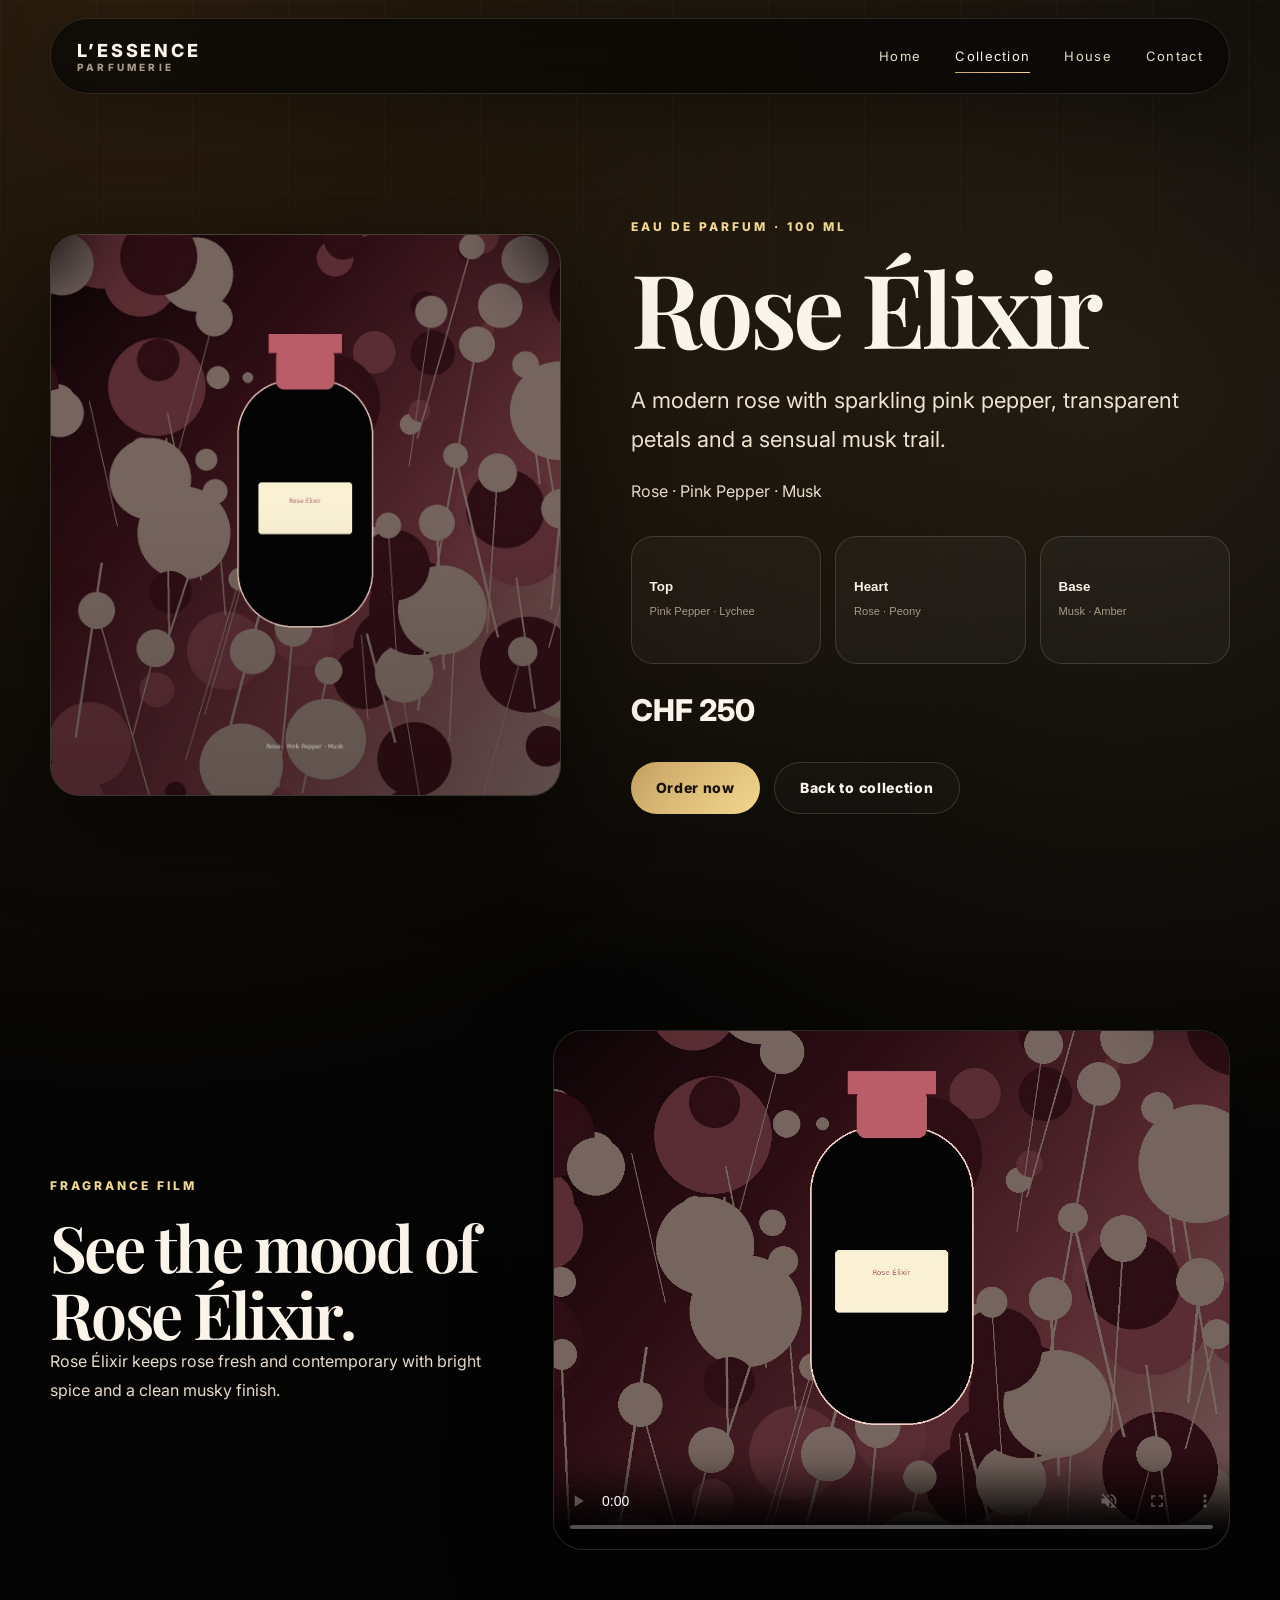
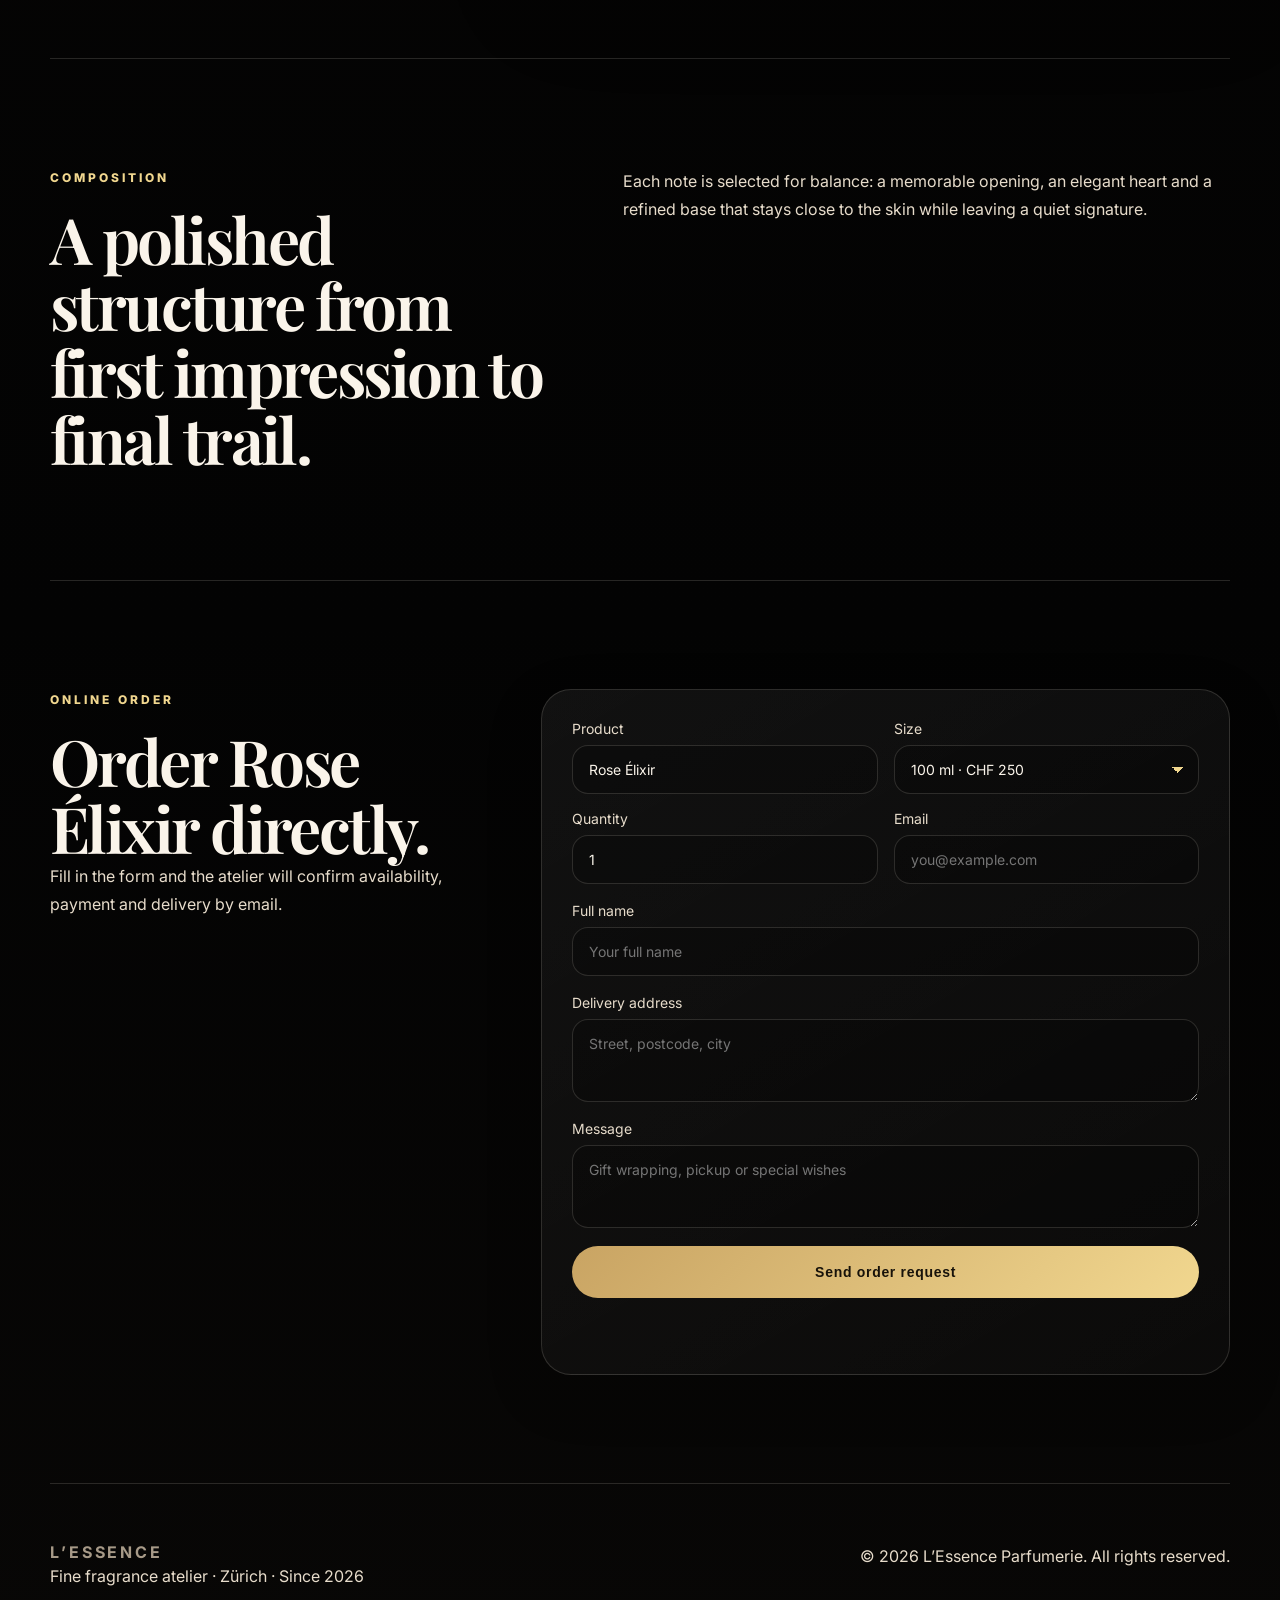
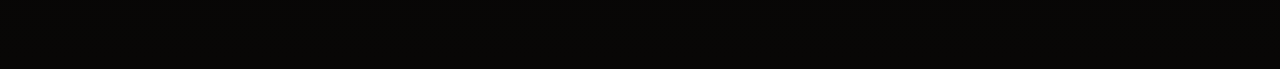
<file: product-rose-elixir.html>
<!DOCTYPE html>
<html lang="en">
<head>
  <meta charset="UTF-8">
  <meta name="viewport" content="width=device-width, initial-scale=1.0">
  <meta name="description" content="Rose Élixir by L’Essence Parfumerie.">
  <title>Rose Élixir | L’Essence Parfumerie</title>
  <link rel="preconnect" href="https://fonts.googleapis.com">
  <link rel="preconnect" href="https://fonts.gstatic.com" crossorigin>
  <link href="https://fonts.googleapis.com/css2?family=Inter:wght@300;400;500;600;700;800&family=Playfair+Display:wght@500;600;700;800&display=swap" rel="stylesheet">
  <link rel="stylesheet" href="css/styles.css">
</head>
<body>
<div class="lux-loader" aria-hidden="true"><div><strong>L’ESSENCE</strong><span>Crafting Emotion</span></div></div>
<div class="cursor-dot" aria-hidden="true"></div>
<header class="site-header" data-header>
  <a class="brand" href="index.html" aria-label="L’Essence Startseite"><span>L’ESSENCE</span><small>Parfumerie</small></a>
  <button class="nav-toggle" type="button" aria-label="Menü öffnen" aria-expanded="false"><span></span><span></span></button>
  <nav class="nav" aria-label="Hauptnavigation">
    <a href="index.html" >Home</a>
    <a href="collection.html" aria-current="page">Collection</a>
    <a href="about.html" >House</a>
    <a href="contact.html" >Contact</a>
  </nav>
</header>
<main class="page">
<section class="section product-hero reveal">
  <div class="product-visual"><img src="images/rose-elixir.jpg" alt="Rose Élixir perfume bottle and visual artwork"></div>
  <div class="product-info">
    <p class="eyebrow">Eau de Parfum · 100 ml</p>
    <h1>Rose Élixir</h1>
    <p class="lead">A modern rose with sparkling pink pepper, transparent petals and a sensual musk trail.</p>
    <p>Rose · Pink Pepper · Musk</p>
    <div class="scent-notes">
      <button class="note-pill" type="button"><span>Top</span><small>Pink Pepper · Lychee</small></button>
      <button class="note-pill" type="button"><span>Heart</span><small>Rose · Peony</small></button>
      <button class="note-pill" type="button"><span>Base</span><small>Musk · Amber</small></button>
    </div>
    <div class="price price--large">CHF 250</div>
    <div class="actions"><a class="btn btn--gold" href="#order">Order now</a><a class="btn btn--ghost" href="collection.html">Back to collection</a></div>
  </div>
</section>
<section class="section product-media reveal">
  <div>
    <p class="eyebrow">Fragrance film</p>
    <h2>See the mood of Rose Élixir.</h2>
    <p>Rose Élixir keeps rose fresh and contemporary with bright spice and a clean musky finish.</p>
  </div>
  <video controls muted playsinline preload="metadata" poster="images/rose-elixir.jpg">
    <source src="videos/rose-elixir.mp4" type="video/mp4">
    Your browser does not support the video tag.
  </video>
</section>
<section class="section split reveal">
  <div><p class="eyebrow">Composition</p><h2>A polished structure from first impression to final trail.</h2></div>
  <p>Each note is selected for balance: a memorable opening, an elegant heart and a refined base that stays close to the skin while leaving a quiet signature.</p>
</section>
<section class="section order-section reveal" id="order">
  <div><p class="eyebrow">Online order</p><h2>Order Rose Élixir directly.</h2><p>Fill in the form and the atelier will confirm availability, payment and delivery by email.</p></div>
  <form class="card form order-form" data-form-message="Thank you. Your order request for Rose Élixir was recorded.">
    <input type="hidden" name="product" value="Rose Élixir">
    <div class="field-grid">
      <label>Product<input type="text" value="Rose Élixir" readonly></label>
      <label>Size<select name="size"><option>100 ml · CHF 250</option><option>50 ml · sample request</option></select></label>
      <label>Quantity<input type="number" name="quantity" min="1" max="5" value="1" required></label>
      <label>Email<input type="email" name="email" placeholder="you@example.com" required></label>
    </div>
    <label>Full name<input type="text" name="name" placeholder="Your full name" required></label>
    <label>Delivery address<textarea name="address" rows="3" placeholder="Street, postcode, city" required></textarea></label>
    <label>Message<textarea name="message" rows="3" placeholder="Gift wrapping, pickup or special wishes"></textarea></label>
    <button class="btn btn--gold" type="submit">Send order request</button>
    <p class="form-status" aria-live="polite"></p>
  </form>
</section>
</main><footer class="footer">
  <div><strong>L’ESSENCE</strong><p>Fine fragrance atelier · Zürich · Since 2026</p></div>
  <p>© 2026 L’Essence Parfumerie. All rights reserved.</p>
</footer>
<script src="js/main.js"></script>
</body>
</html>
</file>
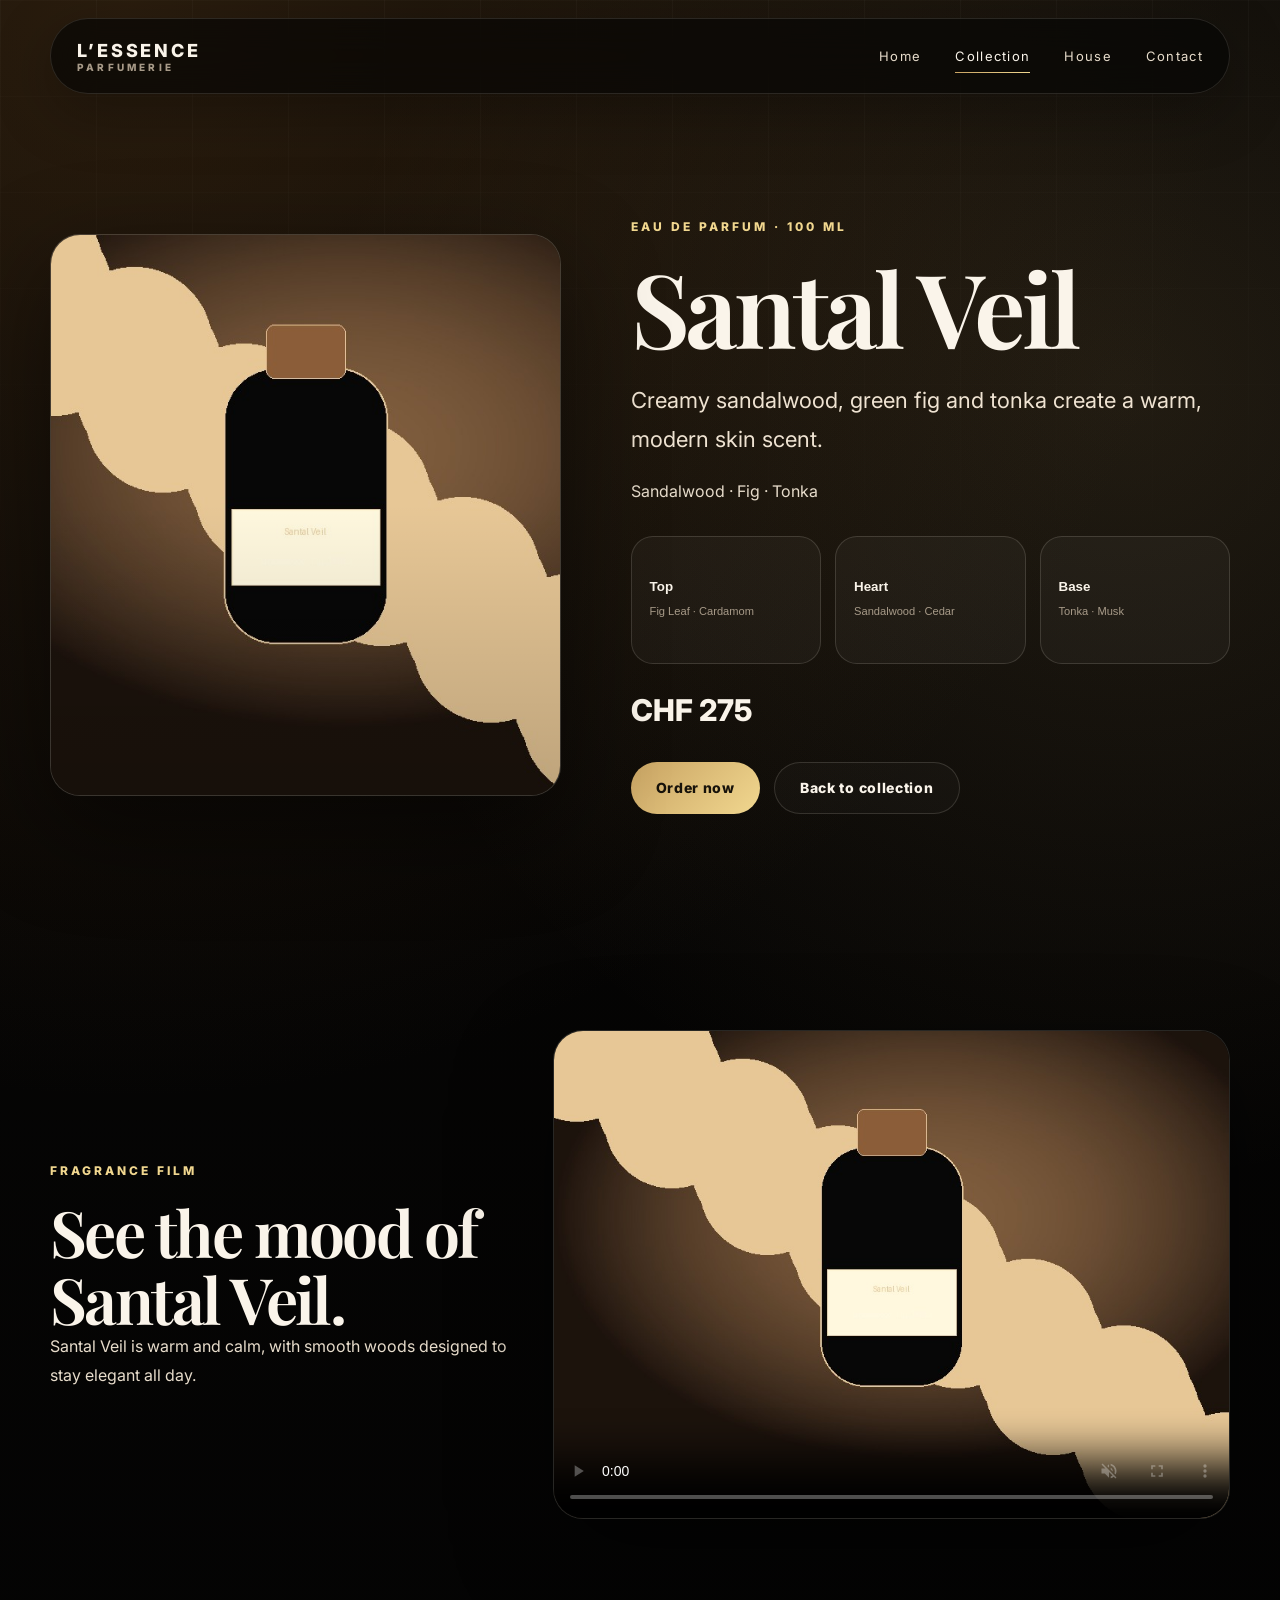
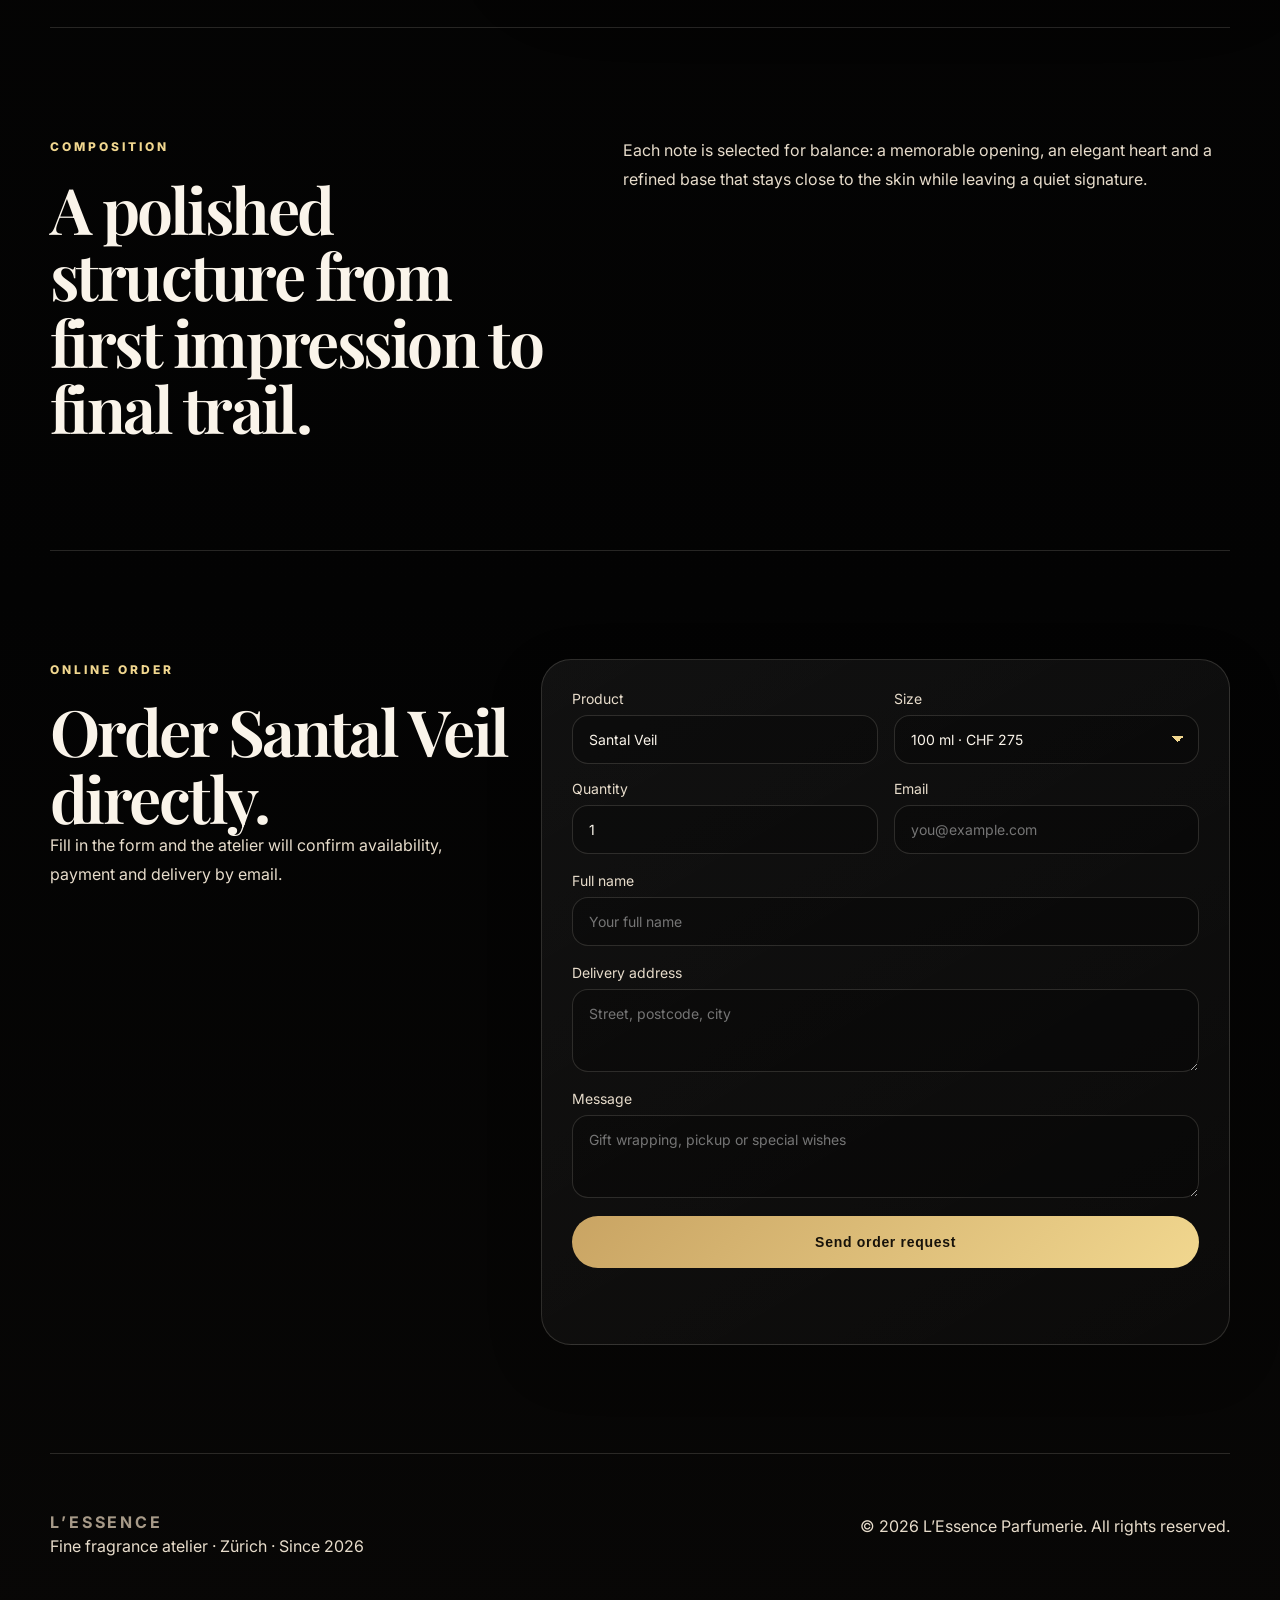
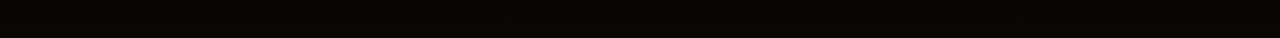
<file: product-santal-veil.html>
<!DOCTYPE html>
<html lang="en">
<head>
  <meta charset="UTF-8">
  <meta name="viewport" content="width=device-width, initial-scale=1.0">
  <meta name="description" content="Santal Veil by L’Essence Parfumerie.">
  <title>Santal Veil | L’Essence Parfumerie</title>
  <link rel="preconnect" href="https://fonts.googleapis.com">
  <link rel="preconnect" href="https://fonts.gstatic.com" crossorigin>
  <link href="https://fonts.googleapis.com/css2?family=Inter:wght@300;400;500;600;700;800&family=Playfair+Display:wght@500;600;700;800&display=swap" rel="stylesheet">
  <link rel="stylesheet" href="css/styles.css">
</head>
<body>
<div class="lux-loader" aria-hidden="true"><div><strong>L’ESSENCE</strong><span>Crafting Emotion</span></div></div>
<div class="cursor-dot" aria-hidden="true"></div>
<header class="site-header" data-header>
  <a class="brand" href="index.html" aria-label="L’Essence Startseite"><span>L’ESSENCE</span><small>Parfumerie</small></a>
  <button class="nav-toggle" type="button" aria-label="Menü öffnen" aria-expanded="false"><span></span><span></span></button>
  <nav class="nav" aria-label="Hauptnavigation">
    <a href="index.html" >Home</a>
    <a href="collection.html" aria-current="page">Collection</a>
    <a href="about.html" >House</a>
    <a href="contact.html" >Contact</a>
  </nav>
</header>
<main class="page">
<section class="section product-hero reveal">
  <div class="product-visual"><img src="images/santal-veil.jpg" alt="Santal Veil perfume bottle and visual artwork"></div>
  <div class="product-info">
    <p class="eyebrow">Eau de Parfum · 100 ml</p>
    <h1>Santal Veil</h1>
    <p class="lead">Creamy sandalwood, green fig and tonka create a warm, modern skin scent.</p>
    <p>Sandalwood · Fig · Tonka</p>
    <div class="scent-notes">
      <button class="note-pill" type="button"><span>Top</span><small>Fig Leaf · Cardamom</small></button>
      <button class="note-pill" type="button"><span>Heart</span><small>Sandalwood · Cedar</small></button>
      <button class="note-pill" type="button"><span>Base</span><small>Tonka · Musk</small></button>
    </div>
    <div class="price price--large">CHF 275</div>
    <div class="actions"><a class="btn btn--gold" href="#order">Order now</a><a class="btn btn--ghost" href="collection.html">Back to collection</a></div>
  </div>
</section>
<section class="section product-media reveal">
  <div>
    <p class="eyebrow">Fragrance film</p>
    <h2>See the mood of Santal Veil.</h2>
    <p>Santal Veil is warm and calm, with smooth woods designed to stay elegant all day.</p>
  </div>
  <video controls muted playsinline preload="metadata" poster="images/santal-veil.jpg">
    <source src="videos/santal-veil.mp4" type="video/mp4">
    Your browser does not support the video tag.
  </video>
</section>
<section class="section split reveal">
  <div><p class="eyebrow">Composition</p><h2>A polished structure from first impression to final trail.</h2></div>
  <p>Each note is selected for balance: a memorable opening, an elegant heart and a refined base that stays close to the skin while leaving a quiet signature.</p>
</section>
<section class="section order-section reveal" id="order">
  <div><p class="eyebrow">Online order</p><h2>Order Santal Veil directly.</h2><p>Fill in the form and the atelier will confirm availability, payment and delivery by email.</p></div>
  <form class="card form order-form" data-form-message="Thank you. Your order request for Santal Veil was recorded.">
    <input type="hidden" name="product" value="Santal Veil">
    <div class="field-grid">
      <label>Product<input type="text" value="Santal Veil" readonly></label>
      <label>Size<select name="size"><option>100 ml · CHF 275</option><option>50 ml · sample request</option></select></label>
      <label>Quantity<input type="number" name="quantity" min="1" max="5" value="1" required></label>
      <label>Email<input type="email" name="email" placeholder="you@example.com" required></label>
    </div>
    <label>Full name<input type="text" name="name" placeholder="Your full name" required></label>
    <label>Delivery address<textarea name="address" rows="3" placeholder="Street, postcode, city" required></textarea></label>
    <label>Message<textarea name="message" rows="3" placeholder="Gift wrapping, pickup or special wishes"></textarea></label>
    <button class="btn btn--gold" type="submit">Send order request</button>
    <p class="form-status" aria-live="polite"></p>
  </form>
</section>
</main><footer class="footer">
  <div><strong>L’ESSENCE</strong><p>Fine fragrance atelier · Zürich · Since 2026</p></div>
  <p>© 2026 L’Essence Parfumerie. All rights reserved.</p>
</footer>
<script src="js/main.js"></script>
</body>
</html>
</file>
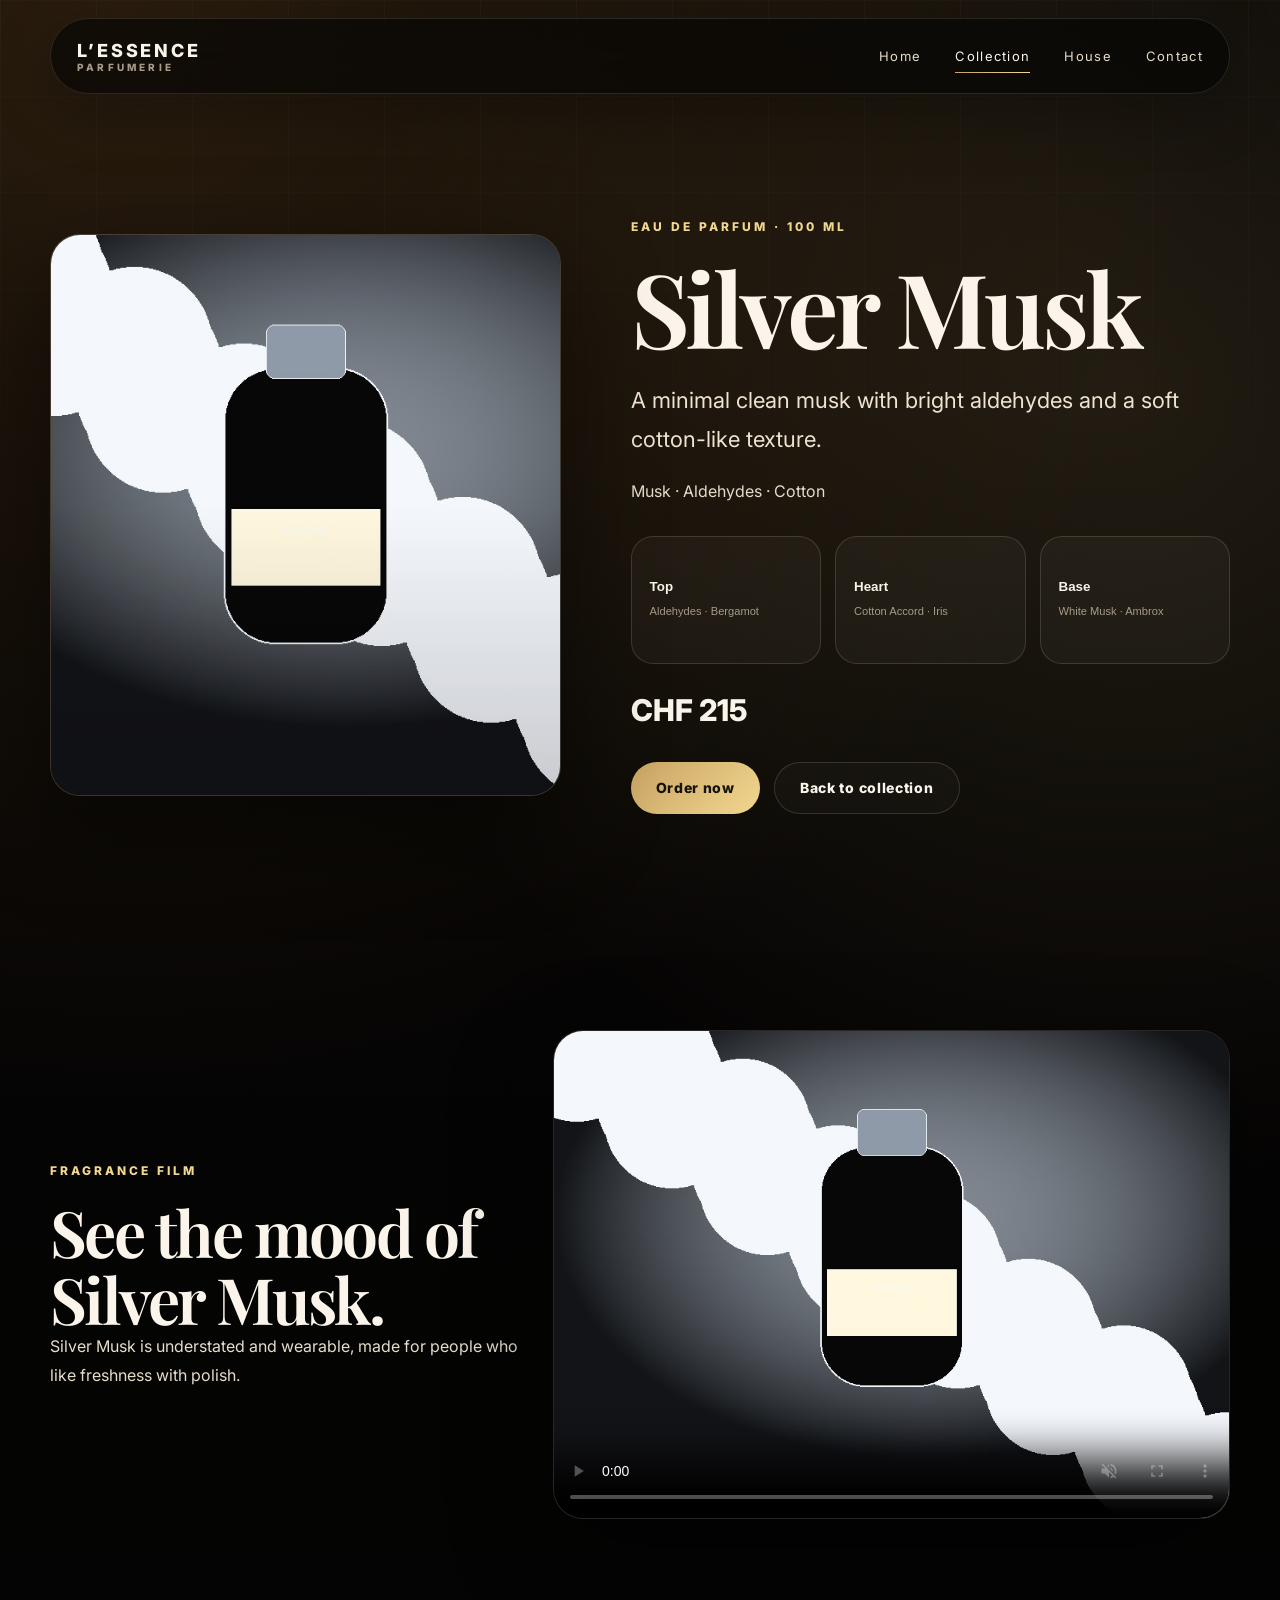
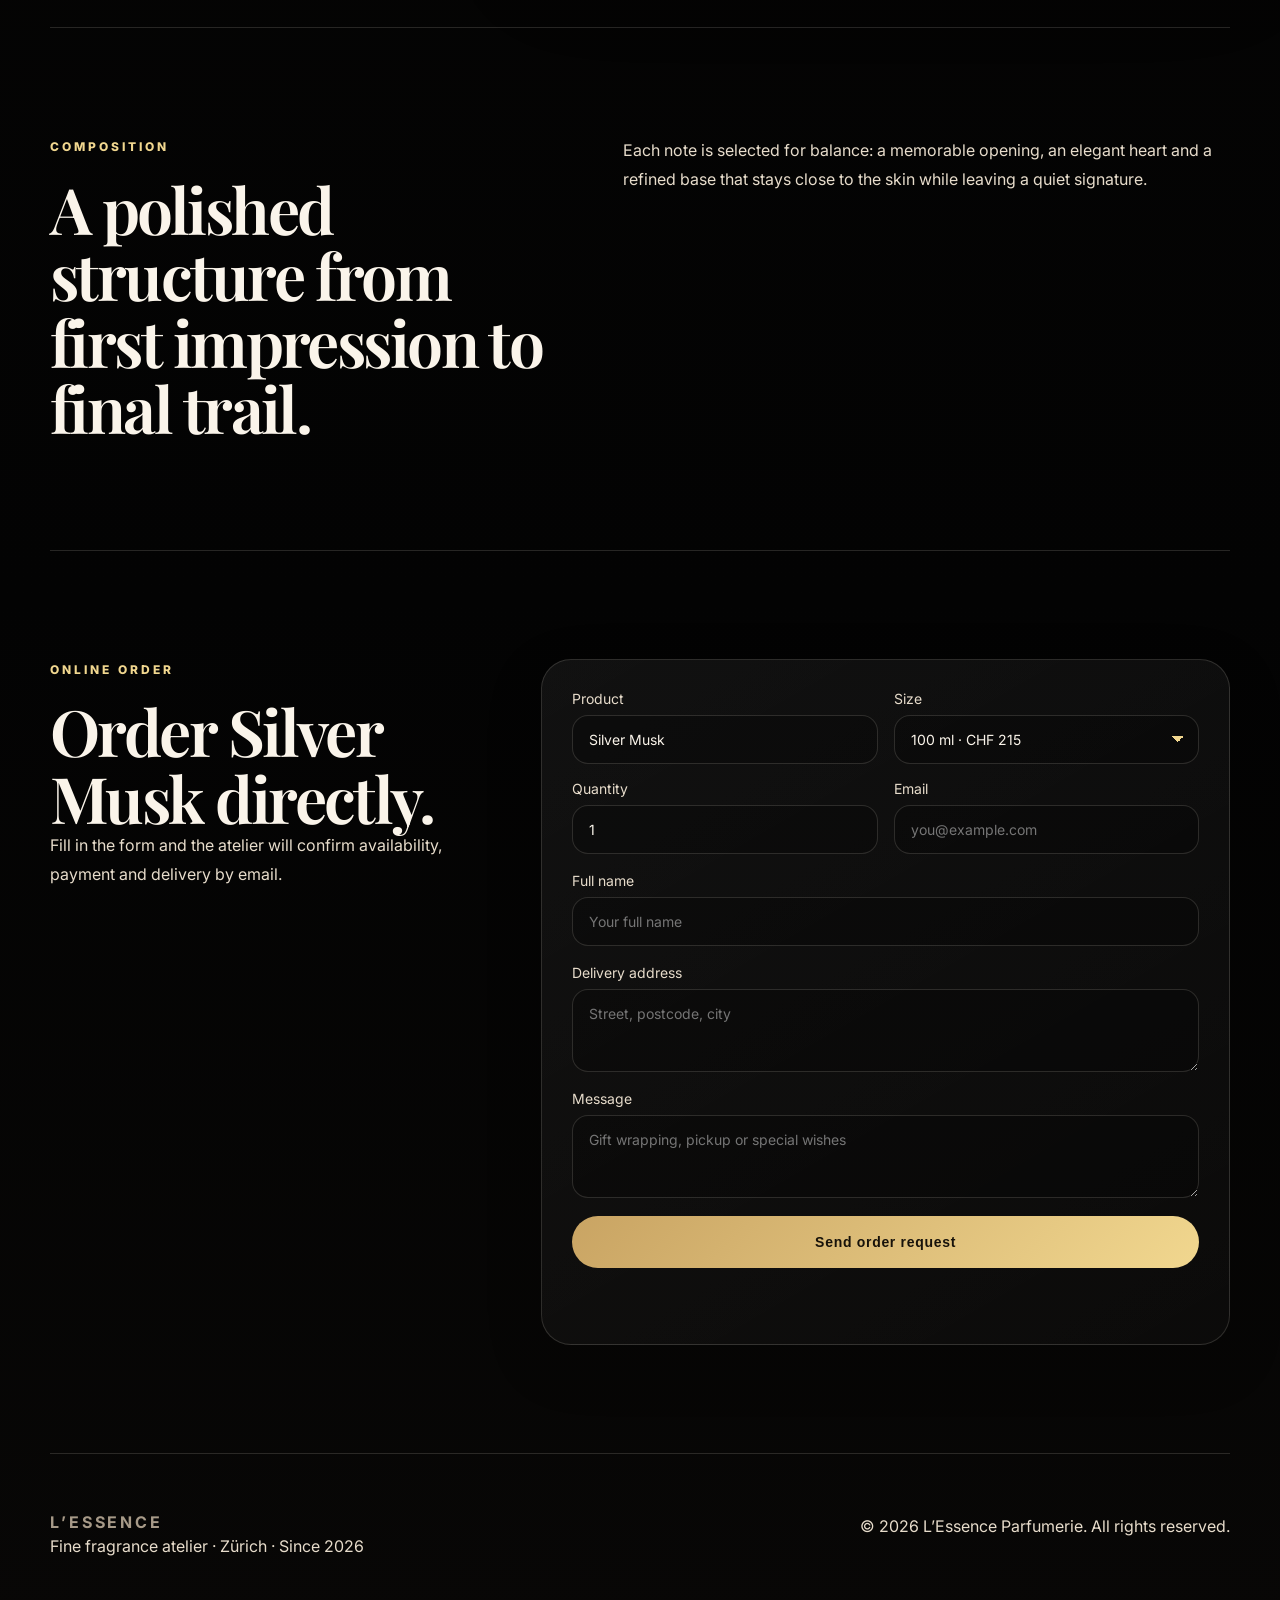
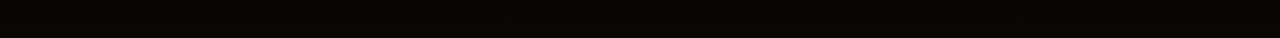
<file: product-silver-musk.html>
<!DOCTYPE html>
<html lang="en">
<head>
  <meta charset="UTF-8">
  <meta name="viewport" content="width=device-width, initial-scale=1.0">
  <meta name="description" content="Silver Musk by L’Essence Parfumerie.">
  <title>Silver Musk | L’Essence Parfumerie</title>
  <link rel="preconnect" href="https://fonts.googleapis.com">
  <link rel="preconnect" href="https://fonts.gstatic.com" crossorigin>
  <link href="https://fonts.googleapis.com/css2?family=Inter:wght@300;400;500;600;700;800&family=Playfair+Display:wght@500;600;700;800&display=swap" rel="stylesheet">
  <link rel="stylesheet" href="css/styles.css">
</head>
<body>
<div class="lux-loader" aria-hidden="true"><div><strong>L’ESSENCE</strong><span>Crafting Emotion</span></div></div>
<div class="cursor-dot" aria-hidden="true"></div>
<header class="site-header" data-header>
  <a class="brand" href="index.html" aria-label="L’Essence Startseite"><span>L’ESSENCE</span><small>Parfumerie</small></a>
  <button class="nav-toggle" type="button" aria-label="Menü öffnen" aria-expanded="false"><span></span><span></span></button>
  <nav class="nav" aria-label="Hauptnavigation">
    <a href="index.html" >Home</a>
    <a href="collection.html" aria-current="page">Collection</a>
    <a href="about.html" >House</a>
    <a href="contact.html" >Contact</a>
  </nav>
</header>
<main class="page">
<section class="section product-hero reveal">
  <div class="product-visual"><img src="images/silver-musk.jpg" alt="Silver Musk perfume bottle and visual artwork"></div>
  <div class="product-info">
    <p class="eyebrow">Eau de Parfum · 100 ml</p>
    <h1>Silver Musk</h1>
    <p class="lead">A minimal clean musk with bright aldehydes and a soft cotton-like texture.</p>
    <p>Musk · Aldehydes · Cotton</p>
    <div class="scent-notes">
      <button class="note-pill" type="button"><span>Top</span><small>Aldehydes · Bergamot</small></button>
      <button class="note-pill" type="button"><span>Heart</span><small>Cotton Accord · Iris</small></button>
      <button class="note-pill" type="button"><span>Base</span><small>White Musk · Ambrox</small></button>
    </div>
    <div class="price price--large">CHF 215</div>
    <div class="actions"><a class="btn btn--gold" href="#order">Order now</a><a class="btn btn--ghost" href="collection.html">Back to collection</a></div>
  </div>
</section>
<section class="section product-media reveal">
  <div>
    <p class="eyebrow">Fragrance film</p>
    <h2>See the mood of Silver Musk.</h2>
    <p>Silver Musk is understated and wearable, made for people who like freshness with polish.</p>
  </div>
  <video controls muted playsinline preload="metadata" poster="images/silver-musk.jpg">
    <source src="videos/silver-musk.mp4" type="video/mp4">
    Your browser does not support the video tag.
  </video>
</section>
<section class="section split reveal">
  <div><p class="eyebrow">Composition</p><h2>A polished structure from first impression to final trail.</h2></div>
  <p>Each note is selected for balance: a memorable opening, an elegant heart and a refined base that stays close to the skin while leaving a quiet signature.</p>
</section>
<section class="section order-section reveal" id="order">
  <div><p class="eyebrow">Online order</p><h2>Order Silver Musk directly.</h2><p>Fill in the form and the atelier will confirm availability, payment and delivery by email.</p></div>
  <form class="card form order-form" data-form-message="Thank you. Your order request for Silver Musk was recorded.">
    <input type="hidden" name="product" value="Silver Musk">
    <div class="field-grid">
      <label>Product<input type="text" value="Silver Musk" readonly></label>
      <label>Size<select name="size"><option>100 ml · CHF 215</option><option>50 ml · sample request</option></select></label>
      <label>Quantity<input type="number" name="quantity" min="1" max="5" value="1" required></label>
      <label>Email<input type="email" name="email" placeholder="you@example.com" required></label>
    </div>
    <label>Full name<input type="text" name="name" placeholder="Your full name" required></label>
    <label>Delivery address<textarea name="address" rows="3" placeholder="Street, postcode, city" required></textarea></label>
    <label>Message<textarea name="message" rows="3" placeholder="Gift wrapping, pickup or special wishes"></textarea></label>
    <button class="btn btn--gold" type="submit">Send order request</button>
    <p class="form-status" aria-live="polite"></p>
  </form>
</section>
</main><footer class="footer">
  <div><strong>L’ESSENCE</strong><p>Fine fragrance atelier · Zürich · Since 2026</p></div>
  <p>© 2026 L’Essence Parfumerie. All rights reserved.</p>
</footer>
<script src="js/main.js"></script>
</body>
</html>
</file>
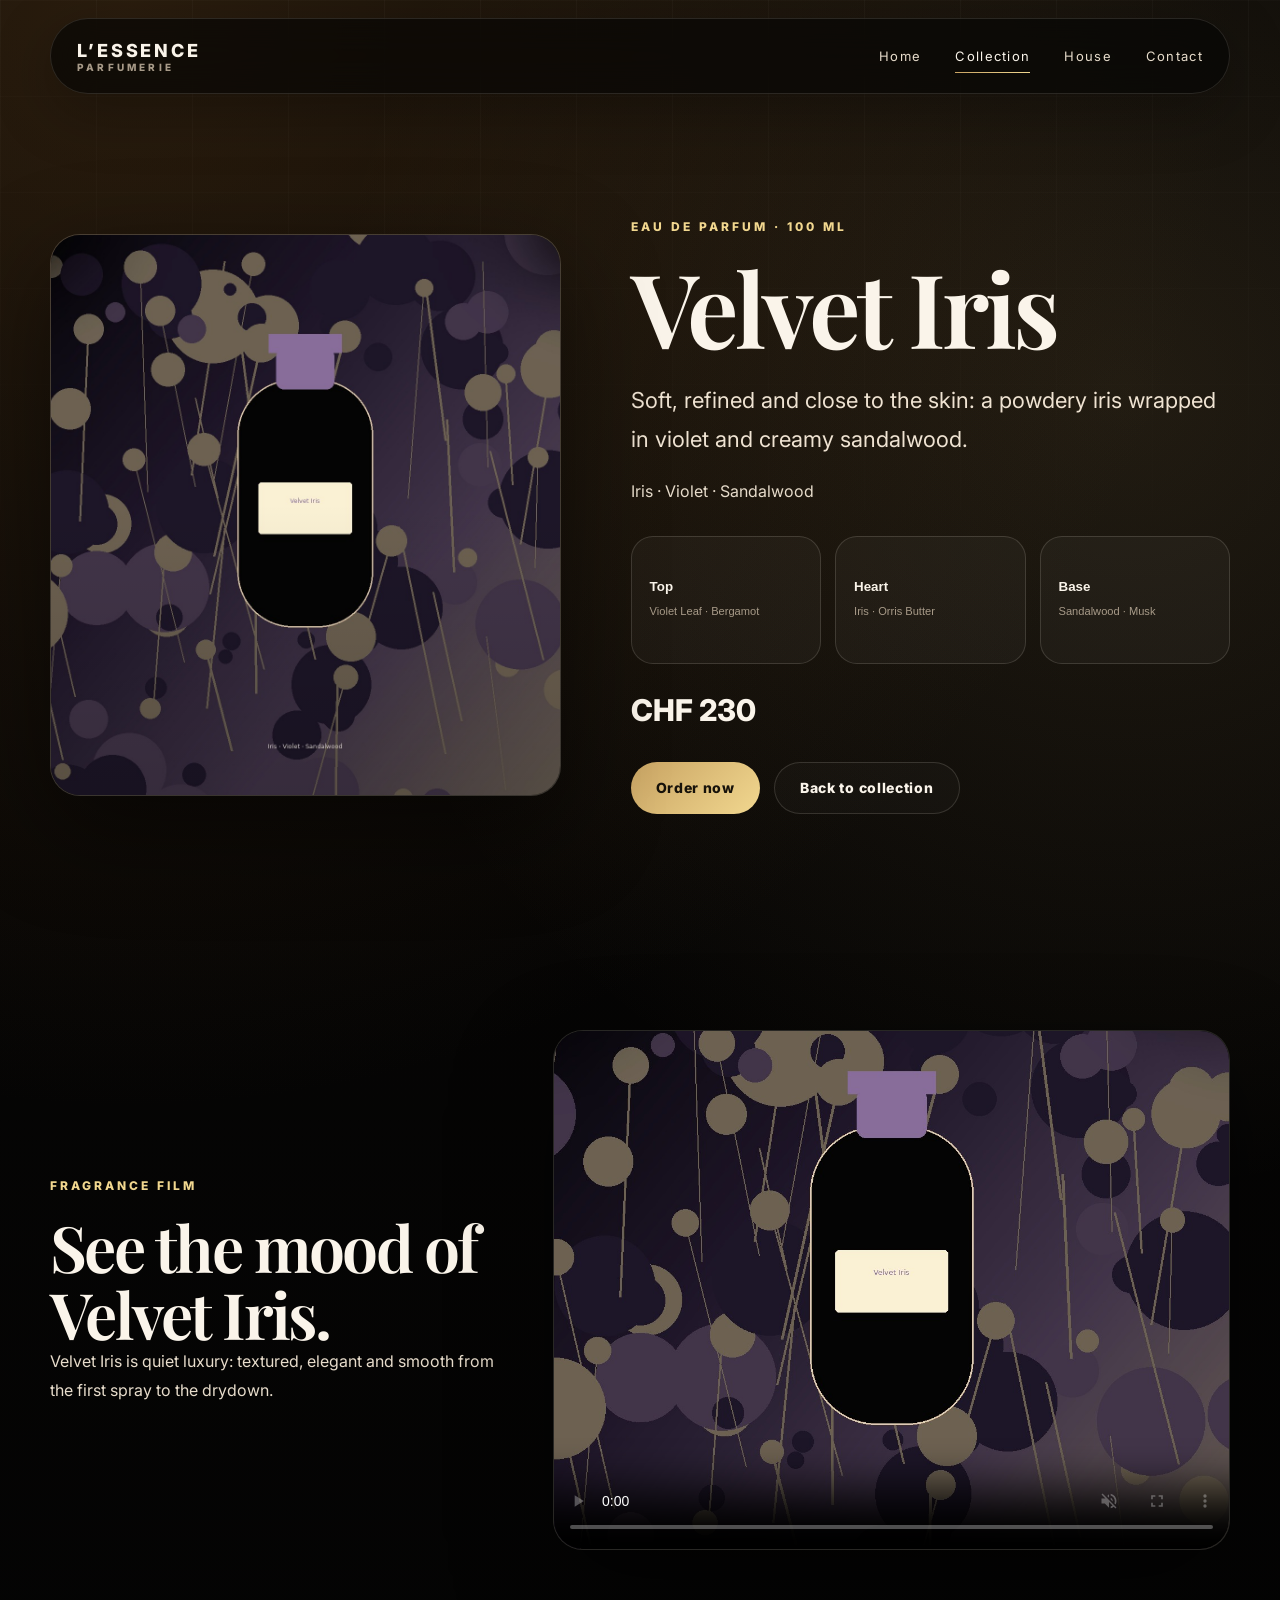
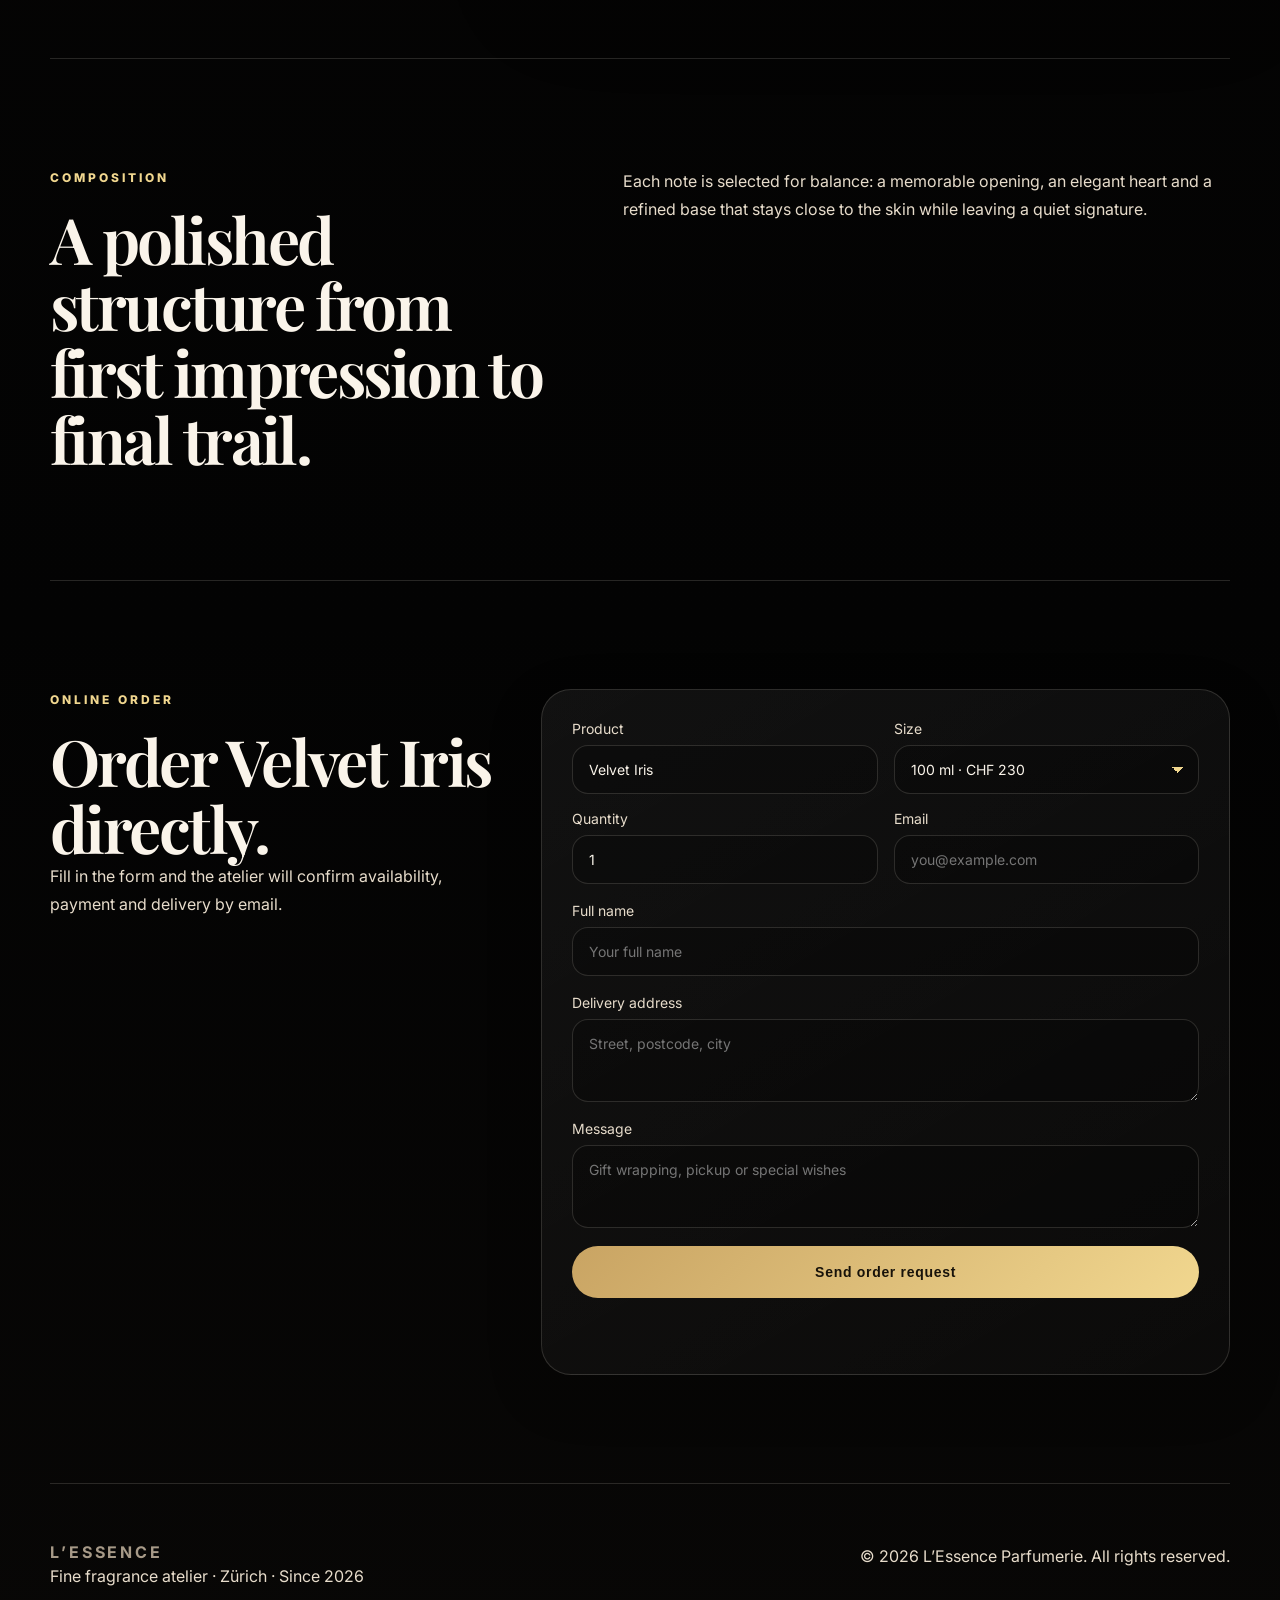
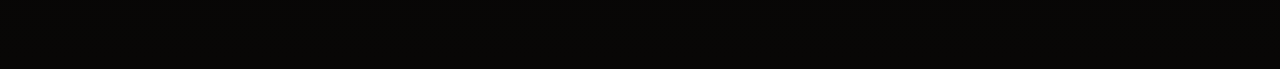
<file: product-velvet-iris.html>
<!DOCTYPE html>
<html lang="en">
<head>
  <meta charset="UTF-8">
  <meta name="viewport" content="width=device-width, initial-scale=1.0">
  <meta name="description" content="Velvet Iris by L’Essence Parfumerie.">
  <title>Velvet Iris | L’Essence Parfumerie</title>
  <link rel="preconnect" href="https://fonts.googleapis.com">
  <link rel="preconnect" href="https://fonts.gstatic.com" crossorigin>
  <link href="https://fonts.googleapis.com/css2?family=Inter:wght@300;400;500;600;700;800&family=Playfair+Display:wght@500;600;700;800&display=swap" rel="stylesheet">
  <link rel="stylesheet" href="css/styles.css">
</head>
<body>
<div class="lux-loader" aria-hidden="true"><div><strong>L’ESSENCE</strong><span>Crafting Emotion</span></div></div>
<div class="cursor-dot" aria-hidden="true"></div>
<header class="site-header" data-header>
  <a class="brand" href="index.html" aria-label="L’Essence Startseite"><span>L’ESSENCE</span><small>Parfumerie</small></a>
  <button class="nav-toggle" type="button" aria-label="Menü öffnen" aria-expanded="false"><span></span><span></span></button>
  <nav class="nav" aria-label="Hauptnavigation">
    <a href="index.html" >Home</a>
    <a href="collection.html" aria-current="page">Collection</a>
    <a href="about.html" >House</a>
    <a href="contact.html" >Contact</a>
  </nav>
</header>
<main class="page">
<section class="section product-hero reveal">
  <div class="product-visual"><img src="images/velvet-iris.jpg" alt="Velvet Iris perfume bottle and visual artwork"></div>
  <div class="product-info">
    <p class="eyebrow">Eau de Parfum · 100 ml</p>
    <h1>Velvet Iris</h1>
    <p class="lead">Soft, refined and close to the skin: a powdery iris wrapped in violet and creamy sandalwood.</p>
    <p>Iris · Violet · Sandalwood</p>
    <div class="scent-notes">
      <button class="note-pill" type="button"><span>Top</span><small>Violet Leaf · Bergamot</small></button>
      <button class="note-pill" type="button"><span>Heart</span><small>Iris · Orris Butter</small></button>
      <button class="note-pill" type="button"><span>Base</span><small>Sandalwood · Musk</small></button>
    </div>
    <div class="price price--large">CHF 230</div>
    <div class="actions"><a class="btn btn--gold" href="#order">Order now</a><a class="btn btn--ghost" href="collection.html">Back to collection</a></div>
  </div>
</section>
<section class="section product-media reveal">
  <div>
    <p class="eyebrow">Fragrance film</p>
    <h2>See the mood of Velvet Iris.</h2>
    <p>Velvet Iris is quiet luxury: textured, elegant and smooth from the first spray to the drydown.</p>
  </div>
  <video controls muted playsinline preload="metadata" poster="images/velvet-iris.jpg">
    <source src="videos/velvet-iris.mp4" type="video/mp4">
    Your browser does not support the video tag.
  </video>
</section>
<section class="section split reveal">
  <div><p class="eyebrow">Composition</p><h2>A polished structure from first impression to final trail.</h2></div>
  <p>Each note is selected for balance: a memorable opening, an elegant heart and a refined base that stays close to the skin while leaving a quiet signature.</p>
</section>
<section class="section order-section reveal" id="order">
  <div><p class="eyebrow">Online order</p><h2>Order Velvet Iris directly.</h2><p>Fill in the form and the atelier will confirm availability, payment and delivery by email.</p></div>
  <form class="card form order-form" data-form-message="Thank you. Your order request for Velvet Iris was recorded.">
    <input type="hidden" name="product" value="Velvet Iris">
    <div class="field-grid">
      <label>Product<input type="text" value="Velvet Iris" readonly></label>
      <label>Size<select name="size"><option>100 ml · CHF 230</option><option>50 ml · sample request</option></select></label>
      <label>Quantity<input type="number" name="quantity" min="1" max="5" value="1" required></label>
      <label>Email<input type="email" name="email" placeholder="you@example.com" required></label>
    </div>
    <label>Full name<input type="text" name="name" placeholder="Your full name" required></label>
    <label>Delivery address<textarea name="address" rows="3" placeholder="Street, postcode, city" required></textarea></label>
    <label>Message<textarea name="message" rows="3" placeholder="Gift wrapping, pickup or special wishes"></textarea></label>
    <button class="btn btn--gold" type="submit">Send order request</button>
    <p class="form-status" aria-live="polite"></p>
  </form>
</section>
</main><footer class="footer">
  <div><strong>L’ESSENCE</strong><p>Fine fragrance atelier · Zürich · Since 2026</p></div>
  <p>© 2026 L’Essence Parfumerie. All rights reserved.</p>
</footer>
<script src="js/main.js"></script>
</body>
</html>
</file>
<file: css/styles.css>
:root{--bg:#050504;--bg2:#0b0907;--ivory:#faf4ea;--cream:#e7dccb;--muted:#a79a88;--gold:#c9a463;--gold2:#f1d78f;--line:rgba(250,244,234,.14);--panel:rgba(255,255,255,.06);--panel2:rgba(255,255,255,.025);--shadow:0 34px 100px rgba(0,0,0,.48);--radius:30px;--max:1180px}*{box-sizing:border-box;margin:0;padding:0}html{scroll-behavior:smooth}body{font-family:Inter,system-ui,-apple-system,Segoe UI,sans-serif;background:radial-gradient(circle at 10% 0,rgba(100,66,28,.38),transparent 32%),radial-gradient(circle at 88% 12%,rgba(201,164,99,.14),transparent 26%),linear-gradient(180deg,#070605,#030303 68%,#080706);color:var(--ivory);overflow-x:hidden}body:before{content:"";position:fixed;inset:0;pointer-events:none;background:linear-gradient(90deg,rgba(255,255,255,.026) 1px,transparent 1px),linear-gradient(rgba(255,255,255,.018) 1px,transparent 1px);background-size:96px 96px;mask-image:linear-gradient(to bottom,black,transparent 72%)}a{color:inherit;text-decoration:none}p{color:var(--cream);line-height:1.78;font-size:16px}img{max-width:100%}h1,h2,h3{font-family:"Playfair Display",Georgia,serif;font-weight:650;letter-spacing:-.04em}h1{font-size:clamp(50px,8vw,112px);line-height:1.01;max-width:1100px}h2{font-size:clamp(34px,5vw,66px);line-height:1.04}h3{font-size:29px}.lead{font-size:clamp(18px,2vw,22px);max-width:760px;color:#efe3d2}.eyebrow{color:var(--gold2);text-transform:uppercase;letter-spacing:.25em;font-size:12px;font-weight:800;margin-bottom:18px}.lux-loader{position:fixed;z-index:200;inset:0;background:#050504;display:grid;place-items:center;animation:loaderOut .9s ease 1.15s forwards}.lux-loader div{display:grid;gap:10px;text-align:center;animation:loaderIn .9s ease both}.lux-loader strong{font-size:22px;letter-spacing:.28em}.lux-loader span{font-size:12px;color:var(--gold2);letter-spacing:.28em;text-transform:uppercase}.cursor-dot{position:fixed;z-index:150;width:18px;height:18px;border:1px solid rgba(241,215,143,.7);border-radius:50%;pointer-events:none;transform:translate(-50%,-50%);opacity:0;transition:width .18s,height .18s,opacity .18s,border-color .18s}.cursor-dot.is-active{opacity:1}.cursor-dot.is-hover{width:54px;height:54px;border-color:rgba(241,215,143,.34);background:rgba(241,215,143,.05)}.site-header{position:fixed;top:18px;left:50%;transform:translateX(-50%);width:min(var(--max),calc(100% - 44px));z-index:50;height:76px;padding:0 26px;display:flex;align-items:center;justify-content:space-between;border:1px solid rgba(250,244,234,.12);border-radius:999px;background:rgba(5,5,4,.66);backdrop-filter:blur(22px);box-shadow:0 18px 60px rgba(0,0,0,.28);transition:.25s}.site-header.is-scrolled{top:10px;height:68px;background:rgba(5,5,4,.9)}.brand{display:flex;flex-direction:column;font-weight:800;letter-spacing:.18em}.brand span{font-size:18px}.brand small{font-size:10px;color:var(--muted);letter-spacing:.32em;text-transform:uppercase}.nav{display:flex;gap:34px}.nav a{font-size:13px;color:var(--cream);letter-spacing:.1em;position:relative;transition:.2s}.nav a:after{content:"";position:absolute;left:0;right:0;bottom:-9px;height:1px;background:linear-gradient(90deg,var(--gold),var(--gold2));transform:scaleX(0);transform-origin:left;transition:.25s}.nav a:hover,.nav a[aria-current="page"]{color:var(--ivory)}.nav a:hover:after,.nav a[aria-current="page"]:after{transform:scaleX(1)}.nav-toggle{display:none;width:42px;height:42px;border-radius:50%;border:1px solid var(--line);background:rgba(255,255,255,.04)}.nav-toggle span{display:block;width:18px;height:1px;background:var(--ivory);margin:6px auto}.page{padding-top:108px}.section,.hero,.footer{width:min(var(--max),calc(100% - 44px));margin:auto}.hero{min-height:100vh;padding-top:122px;display:grid;grid-template-columns:1.05fr .95fr;gap:64px;align-items:center;position:relative}.cinematic{isolation:isolate}.liquid-bg{position:absolute;inset:0;z-index:-1;overflow:hidden;border-radius:0 0 70px 70px}.liquid-bg i{position:absolute;border-radius:50%;filter:blur(14px);opacity:.38;background:radial-gradient(circle,var(--gold2),rgba(201,164,99,.15) 55%,transparent 72%);animation:floatGold 9s ease-in-out infinite}.liquid-bg i:nth-child(1){width:360px;height:360px;left:48%;top:14%}.liquid-bg i:nth-child(2){width:260px;height:260px;left:6%;bottom:18%;animation-delay:-3s}.liquid-bg i:nth-child(3){width:220px;height:220px;right:4%;bottom:26%;animation-delay:-6s}.hero__content{padding-block:48px}.hero .lead{margin-top:26px}.actions{display:flex;gap:14px;flex-wrap:wrap;margin-top:34px}.btn{display:inline-flex;align-items:center;justify-content:center;min-height:52px;padding:0 25px;border-radius:999px;border:1px solid var(--line);font-weight:800;font-size:14px;letter-spacing:.05em;transition:.25s}.btn--gold{background:linear-gradient(135deg,var(--gold),var(--gold2));color:#17120a;border:none}.btn--ghost{background:rgba(255,255,255,.025)}.btn:hover{transform:translateY(-2px);box-shadow:0 16px 35px rgba(199,164,99,.16)}.hero__bottle{min-height:560px;border:1px solid var(--line);border-radius:calc(var(--radius) + 8px);background:linear-gradient(145deg,rgba(255,255,255,.09),rgba(255,255,255,.02)),radial-gradient(circle at 50% 20%,rgba(239,215,150,.22),transparent 34%);display:flex;align-items:center;justify-content:center;box-shadow:var(--shadow);position:relative;overflow:hidden}.hero__bottle:before{content:"";position:absolute;inset:26px;border:1px solid rgba(248,241,230,.08);border-radius:30px}.bottle{position:relative;width:180px;height:370px;border-radius:78px 78px 24px 24px;background:linear-gradient(100deg,#090807,#2b2218 45%,#060504);border:1px solid rgba(239,215,150,.38);box-shadow:inset 18px 0 40px rgba(255,255,255,.06),0 34px 70px rgba(0,0,0,.5);display:flex;align-items:center;justify-content:center;text-align:center}.bottle:before{content:"";position:absolute;width:76px;height:35px;top:-36px;border-radius:10px 10px 2px 2px;background:linear-gradient(135deg,var(--gold),#765f2d)}.bottle span{font-family:"Playfair Display";font-size:22px;color:var(--gold2);padding:18px;border-top:1px solid var(--gold);border-bottom:1px solid var(--gold)}.floating-note{position:absolute;padding:9px 13px;border:1px solid rgba(241,215,143,.25);border-radius:999px;color:var(--gold2);background:rgba(0,0,0,.18);font-size:12px;letter-spacing:.12em;text-transform:uppercase}.n1{top:20%;left:13%}.n2{right:14%;top:34%}.n3{left:18%;bottom:18%}.section{padding:108px 0}.page-hero{padding-top:70px;padding-bottom:56px}.page-hero.centered{text-align:center}.page-hero.centered .lead,.page-hero.centered h1{margin-left:auto;margin-right:auto}.page-hero .lead{margin-top:22px}.section-heading{display:flex;align-items:end;justify-content:space-between;gap:44px;margin-bottom:38px}.section-heading p{max-width:440px}.grid{display:grid;gap:24px}.cards-3{grid-template-columns:repeat(3,minmax(0,1fr))}.card{border:1px solid var(--line);border-radius:var(--radius);background:linear-gradient(150deg,var(--panel),var(--panel2));box-shadow:0 18px 55px rgba(0,0,0,.2);transition:.28s;overflow:hidden}.card:not(.product-card):not(.map-card){padding:30px}.card:hover{transform:translateY(-7px);border-color:rgba(240,215,150,.44);background:linear-gradient(150deg,rgba(255,255,255,.085),rgba(255,255,255,.028))}.tag{display:inline-flex;width:max-content;color:var(--gold2);border:1px solid rgba(240,215,150,.28);border-radius:999px;padding:7px 11px;font-size:11px;text-transform:uppercase;letter-spacing:.14em;font-weight:800}.price{color:var(--ivory);font-weight:800;margin-top:14px}.price--large{font-size:30px;margin:28px 0}.product-card{min-height:100%;display:flex;flex-direction:column}.product-image-link{position:relative;display:block;height:250px;overflow:hidden;background:#090806}.product-image-link img{width:100%;height:100%;object-fit:cover;display:block;transition:transform .65s ease,filter .3s}.quick-view{position:absolute;right:18px;bottom:18px;padding:10px 14px;border-radius:999px;background:rgba(0,0,0,.52);border:1px solid rgba(250,244,234,.16);backdrop-filter:blur(10px);font-size:12px;color:var(--gold2);letter-spacing:.12em;text-transform:uppercase;opacity:0;transform:translateY(10px);transition:.25s}.product-card:hover img{transform:scale(1.07);filter:saturate(1.08) contrast(1.05)}.product-card:hover .quick-view{opacity:1;transform:none}.product-body{display:flex;min-height:245px;flex:1;flex-direction:column;justify-content:space-between;padding:26px}.product-body h3{margin-top:14px}.btn-detail{display:inline-flex;width:max-content;align-items:center;justify-content:center;margin-top:18px;color:#17120a;background:linear-gradient(135deg,var(--gold),var(--gold2));border-radius:999px;padding:12px 18px;font-size:13px;font-weight:800;letter-spacing:.04em}.featured{background:radial-gradient(circle at top right,rgba(199,164,99,.23),rgba(255,255,255,.045) 48%)}.split{display:grid;grid-template-columns:.9fr 1.1fr;gap:76px;align-items:start;border-top:1px solid var(--line);border-bottom:1px solid var(--line)}.stats{display:grid;grid-template-columns:repeat(4,1fr);gap:16px;margin-top:42px}.stat{padding:22px;border:1px solid var(--line);border-radius:22px;background:rgba(255,255,255,.035)}.stat strong{display:block;font-size:27px;color:var(--ivory);font-family:"Playfair Display"}.product-hero{display:grid;grid-template-columns:.92fr 1.08fr;gap:70px;align-items:center}.product-visual{min-height:560px;border:1px solid var(--line);border-radius:var(--radius);box-shadow:var(--shadow);overflow:hidden;background:rgba(255,255,255,.04);position:relative}.product-visual img{width:100%;height:100%;min-height:560px;object-fit:cover;display:block}.product-visual:after{content:"";position:absolute;inset:0;background:linear-gradient(to top,rgba(0,0,0,.18),transparent 52%);pointer-events:none}.product-info .lead{margin-top:22px}.product-info p:not(.eyebrow):not(.lead){margin-top:18px}.scent-notes{display:grid;grid-template-columns:repeat(3,minmax(0,1fr));gap:14px;margin-top:30px}.note-pill{min-height:128px;text-align:left;border:1px solid var(--line);border-radius:22px;background:rgba(255,255,255,.035);padding:18px;color:var(--cream);cursor:pointer;transition:.25s}.note-pill span{display:block;color:var(--ivory);font-weight:800;margin-bottom:9px}.note-pill small{color:var(--muted);line-height:1.55}.note-pill:hover{transform:translateY(-5px);border-color:rgba(241,215,143,.42);background:rgba(241,215,143,.075)}.editorial{display:grid;grid-template-columns:1fr 1fr;gap:32px;align-items:center}.editorial--reverse{grid-template-columns:1fr 1fr}.editorial-media{min-height:500px;border-radius:var(--radius);border:1px solid var(--line);overflow:hidden;box-shadow:var(--shadow);position:relative}.editorial-media img{width:100%;height:100%;min-height:500px;object-fit:cover;display:block}.editorial-media:after{content:"";position:absolute;inset:0;background:linear-gradient(to top,rgba(0,0,0,.42),transparent 58%)}.image-label{position:absolute;left:24px;bottom:24px;z-index:2;color:var(--gold2);letter-spacing:.18em;text-transform:uppercase;font-size:12px}.editorial-copy{border:1px solid var(--line);border-radius:var(--radius);padding:44px;background:linear-gradient(150deg,var(--panel),var(--panel2));box-shadow:0 18px 55px rgba(0,0,0,.2)}.editorial-copy p+p{margin-top:18px}blockquote{margin-top:26px;padding-left:22px;border-left:1px solid var(--gold);font-family:"Playfair Display";font-size:27px;line-height:1.2;color:var(--ivory)}.values .section-heading{margin-bottom:26px}.value-card span{color:var(--gold2);letter-spacing:.2em;font-weight:800}.value-card h3{margin:16px 0 10px}.signature-row{display:flex;gap:10px;flex-wrap:wrap;margin-top:26px}.signature-row span{border:1px solid rgba(241,215,143,.25);border-radius:999px;padding:10px 13px;color:var(--gold2);font-size:12px;letter-spacing:.12em;text-transform:uppercase}.contact-grid{display:grid;grid-template-columns:.82fr 1.18fr;gap:24px}.contact-card{padding:30px;display:flex;flex-direction:column;gap:8px}.contact-card a{color:var(--gold2)}.form{display:grid;gap:18px;padding:30px}.form label{display:grid;gap:8px;color:var(--cream);font-size:14px}.form input,.form textarea{width:100%;border:1px solid var(--line);border-radius:16px;background:rgba(0,0,0,.24);color:var(--ivory);padding:15px 16px;font:inherit}.form input:focus,.form textarea:focus{outline:none;border-color:var(--gold)}.form button{cursor:pointer}.map-card{margin-top:24px;padding:0}.real-map{width:100%;height:360px;border:0;display:block;filter:grayscale(1) invert(.88) contrast(.96) brightness(.82);opacity:.92}.map-caption{padding:18px 22px;border-top:1px solid var(--line);background:rgba(7,7,6,.78);color:var(--cream)}.footer{padding:58px 0 78px;border-top:1px solid var(--line);display:flex;justify-content:space-between;gap:30px;color:var(--muted)}.footer strong{letter-spacing:.18em}.reveal{opacity:0;transform:translateY(28px);transition:opacity .75s ease,transform .75s ease}.reveal.is-visible{opacity:1;transform:none}@keyframes loaderOut{to{opacity:0;visibility:hidden}}@keyframes loaderIn{from{opacity:0;transform:translateY(12px);filter:blur(4px)}to{opacity:1;transform:none;filter:none}}@keyframes floatGold{0%,100%{transform:translate3d(0,0,0) scale(1)}50%{transform:translate3d(38px,-34px,0) scale(1.14)}}@media(max-width:1020px){.site-header{top:12px;height:70px}.nav-toggle{display:block}.nav{position:absolute;top:78px;left:0;right:0;padding:20px;border:1px solid var(--line);border-radius:24px;background:rgba(7,7,6,.97);display:none;flex-direction:column;gap:18px}.nav.is-open{display:flex}.hero,.product-hero,.split,.contact-grid,.editorial,.editorial--reverse{grid-template-columns:1fr}.hero{padding-top:120px}.hero__bottle{min-height:420px}.cards-3,.scent-notes,.stats{grid-template-columns:1fr 1fr}.section-heading{display:block}.section-heading p{margin-top:18px}.product-visual,.product-visual img{min-height:420px}.editorial-media,.editorial-media img{min-height:340px}.footer{flex-direction:column}.section{padding:78px 0}.cursor-dot{display:none}}@media(max-width:640px){.cards-3,.scent-notes,.stats{grid-template-columns:1fr}.hero__bottle{display:none}.site-header{width:calc(100% - 24px);padding:0 16px}.section,.hero,.footer{width:min(100% - 28px,var(--max))}.actions{flex-direction:column}.btn{width:100%}h1{font-size:43px}.page{padding-top:92px}.page-hero{padding-top:48px}.product-image-link{height:235px}.real-map{height:310px}.editorial-copy{padding:28px}.product-visual,.product-visual img{min-height:360px}.brand span{font-size:16px}.brand small{font-size:9px}}
.form input,.form textarea,.form select{width:100%;border:1px solid var(--line);border-radius:16px;background:rgba(0,0,0,.24);color:var(--ivory);padding:15px 16px;font:inherit}.form select{appearance:none;background-image:linear-gradient(45deg,transparent 50%,var(--gold2) 50%),linear-gradient(135deg,var(--gold2) 50%,transparent 50%);background-position:calc(100% - 20px) 50%,calc(100% - 14px) 50%;background-size:6px 6px,6px 6px;background-repeat:no-repeat}.form input:focus,.form textarea:focus,.form select:focus{outline:none;border-color:var(--gold);box-shadow:0 0 0 4px rgba(201,164,99,.1)}.form-status{min-height:28px;color:var(--gold2);font-weight:700}.checkbox-row{grid-template-columns:auto 1fr;align-items:start;color:var(--muted)!important}.checkbox-row input{width:auto;margin-top:5px}.field-grid{display:grid;grid-template-columns:repeat(2,minmax(0,1fr));gap:16px}.category-grid{display:grid;grid-template-columns:repeat(3,minmax(0,1fr));gap:18px}.category-card{display:block;border:1px solid var(--line);border-radius:24px;padding:24px;background:linear-gradient(150deg,rgba(255,255,255,.055),rgba(255,255,255,.022));transition:.25s}.category-card span{display:block;color:var(--gold2);font-size:12px;font-weight:800;letter-spacing:.18em;text-transform:uppercase;margin-bottom:10px}.category-card:hover{transform:translateY(-5px);border-color:rgba(241,215,143,.42);background:rgba(241,215,143,.07)}.newsletter-section{align-items:center}.newsletter-form{max-width:520px;width:100%;justify-self:end}.filter-bar{display:flex;flex-wrap:wrap;gap:12px;margin-bottom:32px}.filter-chip{border:1px solid var(--line);border-radius:999px;background:rgba(255,255,255,.035);color:var(--cream);padding:12px 16px;font:inherit;font-size:13px;font-weight:800;letter-spacing:.04em;cursor:pointer;transition:.22s}.filter-chip:hover,.filter-chip.is-active{background:linear-gradient(135deg,var(--gold),var(--gold2));border-color:transparent;color:#17120a;transform:translateY(-2px)}.product-card.is-hidden{display:none}.product-media{display:grid;grid-template-columns:.82fr 1.18fr;gap:32px;align-items:center}.product-media video{width:100%;min-height:360px;max-height:520px;object-fit:cover;border:1px solid var(--line);border-radius:var(--radius);background:#050504;box-shadow:var(--shadow)}.order-section{display:grid;grid-template-columns:.8fr 1.2fr;gap:32px;align-items:start}.order-form{padding:30px}.team-grid{display:grid;grid-template-columns:repeat(3,minmax(0,1fr));gap:24px;padding-top:0}@media(max-width:1020px){.product-media,.order-section{grid-template-columns:1fr}.category-grid,.team-grid{grid-template-columns:1fr 1fr}.newsletter-form{justify-self:stretch;max-width:none}}@media(max-width:640px){.category-grid,.team-grid,.field-grid{grid-template-columns:1fr}.product-media video{min-height:260px}}
</file>
